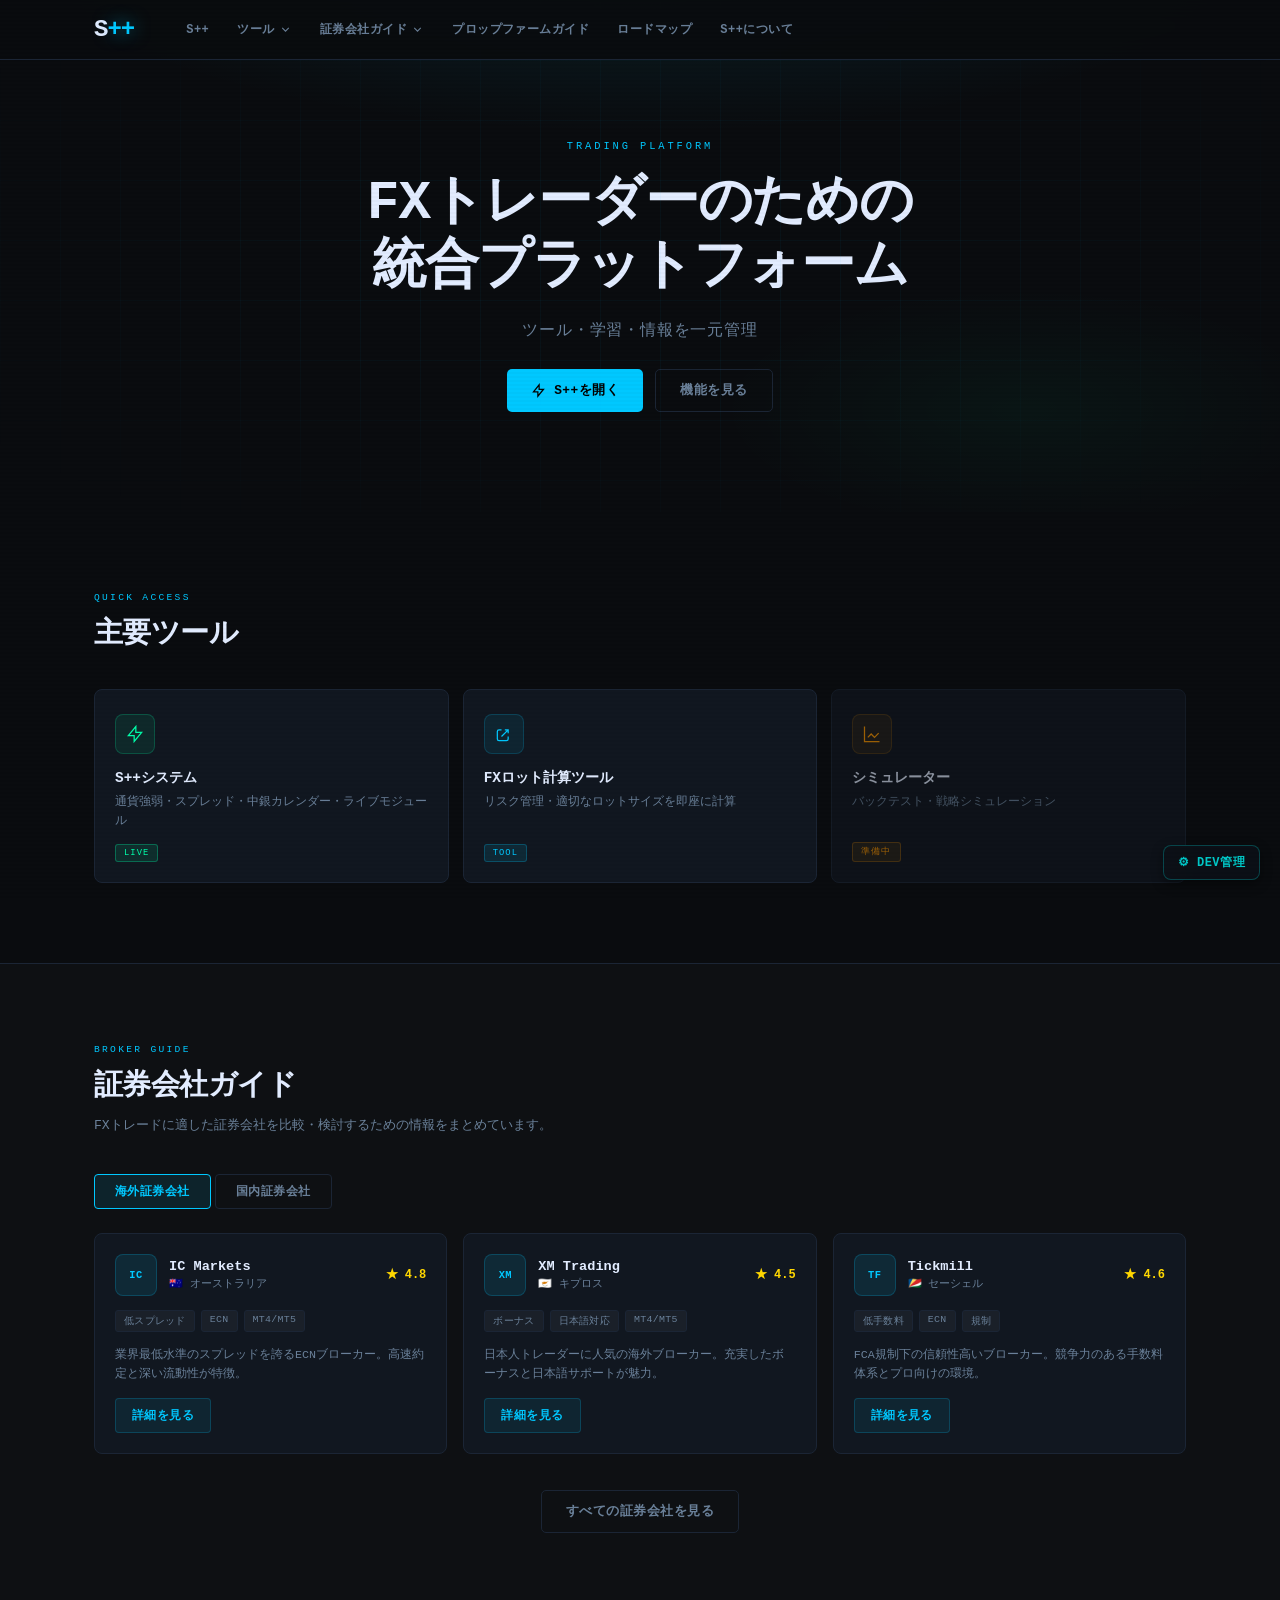
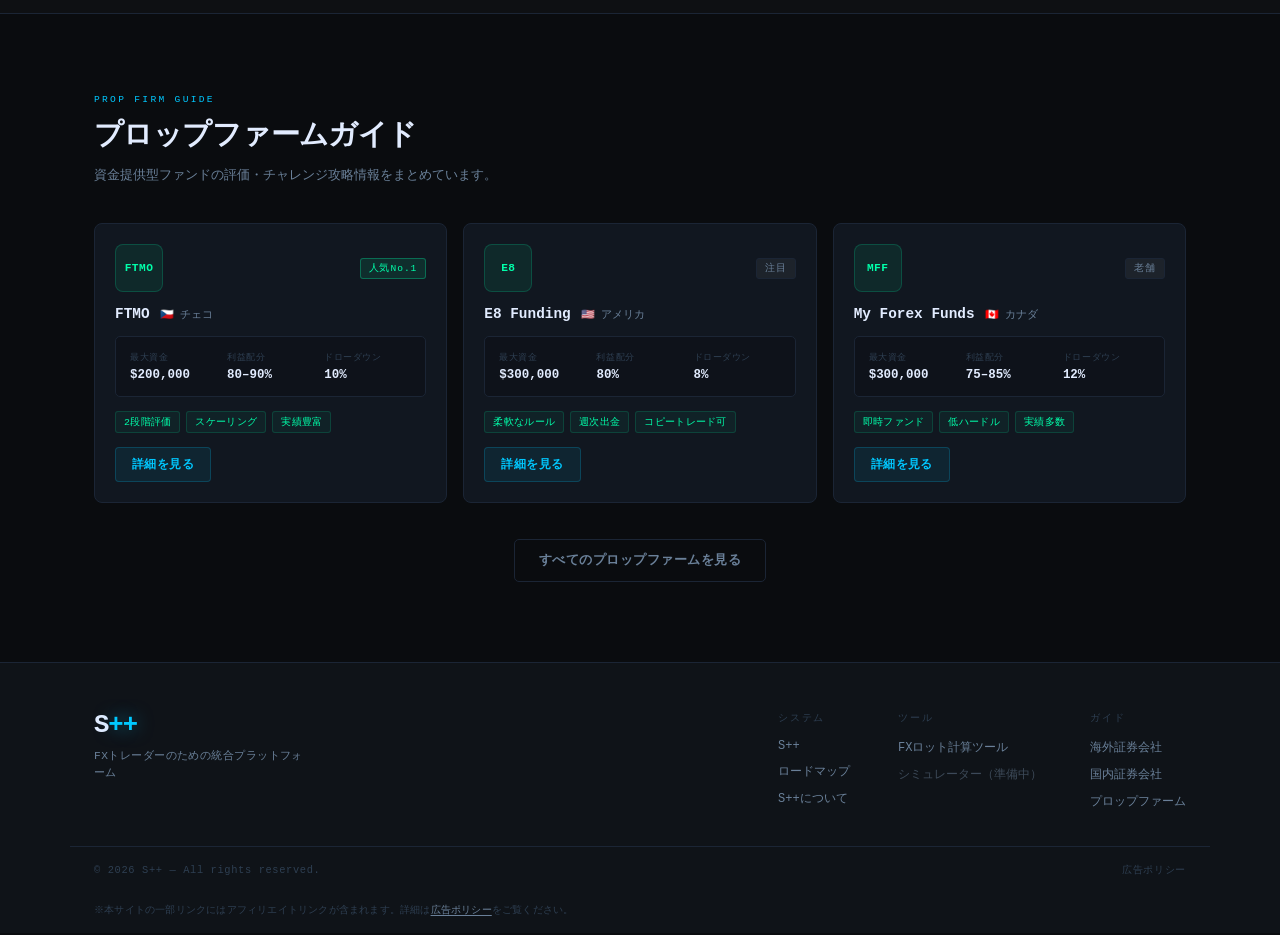
<file: index.html>
<!DOCTYPE html>
<html lang="ja">
<head>
  <meta charset="UTF-8">
  <meta name="viewport" content="width=device-width, initial-scale=1.0">
  <title>S++ | FXトレーダーのための統合プラットフォーム</title>
  <link rel="stylesheet" href="top.css">
</head>
<body>

<!-- ── Navigation ── -->
<nav class="nav">
  <div class="nav-inner">
    <a href="index.html" class="nav-logo">
      S<span class="nav-logo-accent">++</span>
    </a>
    <ul class="nav-links">
      <li><a href="s-plus-plus.html" class="nav-link">S++</a></li>

      <li class="nav-dropdown">
        <span class="nav-link nav-link--drop">ツール <svg viewBox="0 0 24 24" fill="none" stroke="currentColor" stroke-width="2"><path d="M6 9l6 6 6-6"/></svg></span>
        <ul class="dropdown-menu">
          <li><a href="https://fx-lot-calculator-xi.vercel.app" target="_blank" class="dropdown-item">
            <span class="dropdown-icon">⚡</span>FXロット計算ツール
            <span class="dropdown-ext">↗</span>
          </a></li>
          <li><a href="simulator.html" class="dropdown-item dropdown-item--wip">
            <span class="dropdown-icon">📊</span>シミュレーター
            <span class="dropdown-badge">準備中</span>
          </a></li>
        </ul>
      </li>

      <li class="nav-dropdown">
        <span class="nav-link nav-link--drop">証券会社ガイド <svg viewBox="0 0 24 24" fill="none" stroke="currentColor" stroke-width="2"><path d="M6 9l6 6 6-6"/></svg></span>
        <ul class="dropdown-menu">
          <li><a href="brokers-overseas.html" class="dropdown-item">
            <span class="dropdown-icon">🌍</span>海外証券会社
          </a></li>
          <li><a href="brokers-domestic.html" class="dropdown-item">
            <span class="dropdown-icon">🗾</span>国内証券会社
          </a></li>
        </ul>
      </li>

      <li><a href="prop-firms.html" class="nav-link">プロップファームガイド</a></li>
      <li><a href="roadmap.html" class="nav-link">ロードマップ</a></li>
      <li><a href="about.html" class="nav-link">S++について</a></li>
    </ul>
    <button class="nav-hamburger" id="hamburger" aria-label="メニュー">
      <span></span><span></span><span></span>
    </button>
  </div>
</nav>

<!-- ── Mobile Menu ── -->
<div class="mobile-menu" id="mobile-menu">
  <a href="s-plus-plus.html" class="mobile-link">S++</a>
  <div class="mobile-group-label">ツール</div>
  <a href="https://fx-lot-calculator-xi.vercel.app" target="_blank" class="mobile-link mobile-link--sub">FXロット計算ツール ↗</a>
  <a href="simulator.html" class="mobile-link mobile-link--sub mobile-link--wip">シミュレーター（準備中）</a>
  <div class="mobile-group-label">証券会社ガイド</div>
  <a href="brokers-overseas.html" class="mobile-link mobile-link--sub">海外証券会社</a>
  <a href="brokers-domestic.html" class="mobile-link mobile-link--sub">国内証券会社</a>
  <a href="prop-firms.html" class="mobile-link">プロップファームガイド</a>
  <a href="roadmap.html" class="mobile-link">ロードマップ</a>
  <a href="about.html" class="mobile-link">S++について</a>
</div>

<!-- ── Hero ── -->
<section class="hero">
  <div class="hero-bg"></div>
  <div class="hero-inner">
    <div class="hero-eyebrow">TRADING PLATFORM</div>
    <h1 class="hero-title">FXトレーダーのための<br>統合プラットフォーム</h1>
    <p class="hero-sub">ツール・学習・情報を一元管理</p>
    <div class="hero-actions">
      <a href="s-plus-plus.html" class="btn btn--primary">
        <svg viewBox="0 0 24 24" fill="none" stroke="currentColor" stroke-width="2"><path d="M13 10V3L4 14h7v7l9-11h-7z"/></svg>
        S++を開く
      </a>
      <a href="#quick-access" class="btn btn--ghost">機能を見る</a>
    </div>
  </div>
  <div class="hero-grid-overlay"></div>
</section>

<!-- ── Quick Access ── -->
<section class="section" id="quick-access">
  <div class="section-inner">
    <div class="section-header">
      <div class="section-label">QUICK ACCESS</div>
      <h2 class="section-title">主要ツール</h2>
    </div>
    <div class="qa-grid">

      <a href="s-plus-plus.html" class="qa-card qa-card--primary">
        <div class="qa-card-accent"></div>
        <div class="qa-icon">
          <svg viewBox="0 0 24 24" fill="none" stroke="currentColor" stroke-width="1.5">
            <path d="M13 10V3L4 14h7v7l9-11h-7z"/>
          </svg>
        </div>
        <div class="qa-info">
          <span class="qa-title">S++システム</span>
          <span class="qa-desc">通貨強弱・スプレッド・中銀カレンダー・ライブモジュール</span>
        </div>
        <span class="qa-badge qa-badge--live">LIVE</span>
      </a>

      <a href="https://fx-lot-calculator-xi.vercel.app" target="_blank" class="qa-card">
        <div class="qa-card-accent"></div>
        <div class="qa-icon">
          <svg viewBox="0 0 24 24" fill="none" stroke="currentColor" stroke-width="1.5">
            <path d="M9 7H6a2 2 0 00-2 2v9a2 2 0 002 2h9a2 2 0 002-2v-3"/>
            <path d="M9 15l8-8M13 7h4v4"/>
          </svg>
        </div>
        <div class="qa-info">
          <span class="qa-title">FXロット計算ツール</span>
          <span class="qa-desc">リスク管理・適切なロットサイズを即座に計算</span>
        </div>
        <span class="qa-badge">TOOL</span>
      </a>

      <div class="qa-card qa-card--wip">
        <div class="qa-card-accent"></div>
        <div class="qa-icon">
          <svg viewBox="0 0 24 24" fill="none" stroke="currentColor" stroke-width="1.5">
            <path d="M3 3v18h18"/>
            <path d="M7 16l4-4 4 4 5-5"/>
          </svg>
        </div>
        <div class="qa-info">
          <span class="qa-title">シミュレーター</span>
          <span class="qa-desc">バックテスト・戦略シミュレーション</span>
        </div>
        <span class="qa-badge qa-badge--wip">準備中</span>
      </div>

    </div>
  </div>
</section>

<!-- ── Broker Guide ── -->
<section class="section section--alt">
  <div class="section-inner">
    <div class="section-header">
      <div class="section-label">BROKER GUIDE</div>
      <h2 class="section-title">証券会社ガイド</h2>
      <p class="section-desc">FXトレードに適した証券会社を比較・検討するための情報をまとめています。</p>
    </div>
    <div class="broker-tabs">
      <button class="broker-tab broker-tab--active" data-tab="overseas">海外証券会社</button>
      <button class="broker-tab" data-tab="domestic">国内証券会社</button>
    </div>
    <div class="broker-grid" id="broker-overseas">

      <div class="broker-card">
        <div class="broker-card-header">
          <div class="broker-logo-placeholder">IC</div>
          <div class="broker-meta">
            <span class="broker-name">IC Markets</span>
            <span class="broker-country">🇦🇺 オーストラリア</span>
          </div>
          <span class="broker-rating">★ 4.8</span>
        </div>
        <div class="broker-tags">
          <span class="broker-tag">低スプレッド</span>
          <span class="broker-tag">ECN</span>
          <span class="broker-tag">MT4/MT5</span>
        </div>
        <p class="broker-desc">業界最低水準のスプレッドを誇るECNブローカー。高速約定と深い流動性が特徴。</p>
        <a href="brokers-overseas.html" class="broker-btn">詳細を見る</a>
      </div>

      <div class="broker-card">
        <div class="broker-card-header">
          <div class="broker-logo-placeholder">XM</div>
          <div class="broker-meta">
            <span class="broker-name">XM Trading</span>
            <span class="broker-country">🇨🇾 キプロス</span>
          </div>
          <span class="broker-rating">★ 4.5</span>
        </div>
        <div class="broker-tags">
          <span class="broker-tag">ボーナス</span>
          <span class="broker-tag">日本語対応</span>
          <span class="broker-tag">MT4/MT5</span>
        </div>
        <p class="broker-desc">日本人トレーダーに人気の海外ブローカー。充実したボーナスと日本語サポートが魅力。</p>
        <a href="brokers/xm-trading/" class="broker-btn">詳細を見る</a>
      </div>

      <div class="broker-card">
        <div class="broker-card-header">
          <div class="broker-logo-placeholder">TF</div>
          <div class="broker-meta">
            <span class="broker-name">Tickmill</span>
            <span class="broker-country">🇸🇨 セーシェル</span>
          </div>
          <span class="broker-rating">★ 4.6</span>
        </div>
        <div class="broker-tags">
          <span class="broker-tag">低手数料</span>
          <span class="broker-tag">ECN</span>
          <span class="broker-tag">規制</span>
        </div>
        <p class="broker-desc">FCA規制下の信頼性高いブローカー。競争力のある手数料体系とプロ向けの環境。</p>
        <a href="brokers-overseas.html" class="broker-btn">詳細を見る</a>
      </div>

    </div>
    <div class="broker-grid broker-grid--hidden" id="broker-domestic">

      <div class="broker-card">
        <div class="broker-card-header">
          <div class="broker-logo-placeholder">GM</div>
          <div class="broker-meta">
            <span class="broker-name">GMOクリック証券</span>
            <span class="broker-country">🗾 日本</span>
          </div>
          <span class="broker-rating">★ 4.4</span>
        </div>
        <div class="broker-tags">
          <span class="broker-tag">低スプレッド</span>
          <span class="broker-tag">国内規制</span>
          <span class="broker-tag">スマホ対応</span>
        </div>
        <p class="broker-desc">国内最安水準のスプレッドと充実のツール群。初心者から上級者まで対応する総合力。</p>
        <a href="brokers-domestic.html" class="broker-btn">詳細を見る</a>
      </div>

      <div class="broker-card">
        <div class="broker-card-header">
          <div class="broker-logo-placeholder">DM</div>
          <div class="broker-meta">
            <span class="broker-name">DMM FX</span>
            <span class="broker-country">🗾 日本</span>
          </div>
          <span class="broker-rating">★ 4.3</span>
        </div>
        <div class="broker-tags">
          <span class="broker-tag">業界最狭水準</span>
          <span class="broker-tag">全通貨一定SP</span>
          <span class="broker-tag">取引量No.1</span>
        </div>
        <p class="broker-desc">全通貨ペア一定スプレッドが特徴。シンプルで使いやすいプラットフォーム。</p>
        <a href="brokers-domestic.html" class="broker-btn">詳細を見る</a>
      </div>

      <div class="broker-card">
        <div class="broker-card-header">
          <div class="broker-logo-placeholder">SB</div>
          <div class="broker-meta">
            <span class="broker-name">SBI FXトレード</span>
            <span class="broker-country">🗾 日本</span>
          </div>
          <span class="broker-rating">★ 4.2</span>
        </div>
        <div class="broker-tags">
          <span class="broker-tag">1通貨取引</span>
          <span class="broker-tag">高金利スワップ</span>
          <span class="broker-tag">SBI系列</span>
        </div>
        <p class="broker-desc">1通貨単位から取引可能で少額投資に最適。スワップポイントの高さも魅力。</p>
        <a href="brokers-domestic.html" class="broker-btn">詳細を見る</a>
      </div>

    </div>
    <div class="section-more">
      <a href="brokers-overseas.html" class="btn btn--ghost" id="broker-more-link">すべての証券会社を見る</a>
    </div>
  </div>
</section>

<!-- ── Prop Firm Guide ── -->
<section class="section">
  <div class="section-inner">
    <div class="section-header">
      <div class="section-label">PROP FIRM GUIDE</div>
      <h2 class="section-title">プロップファームガイド</h2>
      <p class="section-desc">資金提供型ファンドの評価・チャレンジ攻略情報をまとめています。</p>
    </div>
    <div class="prop-grid">

      <div class="prop-card">
        <div class="prop-card-top">
          <div class="prop-logo-placeholder">FTMO</div>
          <div class="prop-status prop-status--active">人気No.1</div>
        </div>
        <div class="prop-info">
          <span class="prop-name">FTMO</span>
          <span class="prop-origin">🇨🇿 チェコ</span>
        </div>
        <div class="prop-stats">
          <div class="prop-stat">
            <span class="prop-stat-label">最大資金</span>
            <span class="prop-stat-val">$200,000</span>
          </div>
          <div class="prop-stat">
            <span class="prop-stat-label">利益配分</span>
            <span class="prop-stat-val">80–90%</span>
          </div>
          <div class="prop-stat">
            <span class="prop-stat-label">ドローダウン</span>
            <span class="prop-stat-val">10%</span>
          </div>
        </div>
        <div class="prop-tags">
          <span class="prop-tag">2段階評価</span>
          <span class="prop-tag">スケーリング</span>
          <span class="prop-tag">実績豊富</span>
        </div>
        <a href="prop-firms.html" class="broker-btn">詳細を見る</a>
      </div>

      <div class="prop-card">
        <div class="prop-card-top">
          <div class="prop-logo-placeholder">E8</div>
          <div class="prop-status">注目</div>
        </div>
        <div class="prop-info">
          <span class="prop-name">E8 Funding</span>
          <span class="prop-origin">🇺🇸 アメリカ</span>
        </div>
        <div class="prop-stats">
          <div class="prop-stat">
            <span class="prop-stat-label">最大資金</span>
            <span class="prop-stat-val">$300,000</span>
          </div>
          <div class="prop-stat">
            <span class="prop-stat-label">利益配分</span>
            <span class="prop-stat-val">80%</span>
          </div>
          <div class="prop-stat">
            <span class="prop-stat-label">ドローダウン</span>
            <span class="prop-stat-val">8%</span>
          </div>
        </div>
        <div class="prop-tags">
          <span class="prop-tag">柔軟なルール</span>
          <span class="prop-tag">週次出金</span>
          <span class="prop-tag">コピートレード可</span>
        </div>
        <a href="prop-firms.html" class="broker-btn">詳細を見る</a>
      </div>

      <div class="prop-card">
        <div class="prop-card-top">
          <div class="prop-logo-placeholder">MFF</div>
          <div class="prop-status">老舗</div>
        </div>
        <div class="prop-info">
          <span class="prop-name">My Forex Funds</span>
          <span class="prop-origin">🇨🇦 カナダ</span>
        </div>
        <div class="prop-stats">
          <div class="prop-stat">
            <span class="prop-stat-label">最大資金</span>
            <span class="prop-stat-val">$300,000</span>
          </div>
          <div class="prop-stat">
            <span class="prop-stat-label">利益配分</span>
            <span class="prop-stat-val">75–85%</span>
          </div>
          <div class="prop-stat">
            <span class="prop-stat-label">ドローダウン</span>
            <span class="prop-stat-val">12%</span>
          </div>
        </div>
        <div class="prop-tags">
          <span class="prop-tag">即時ファンド</span>
          <span class="prop-tag">低ハードル</span>
          <span class="prop-tag">実績多数</span>
        </div>
        <a href="prop-firms.html" class="broker-btn">詳細を見る</a>
      </div>

    </div>
    <div class="section-more">
      <a href="prop-firms.html" class="btn btn--ghost">すべてのプロップファームを見る</a>
    </div>
  </div>
</section>

<!-- ── Footer ── -->
<footer class="footer">
  <div class="footer-inner">
    <div class="footer-brand">
      <span class="footer-logo">S<span class="footer-logo-accent">++</span></span>
      <span class="footer-tagline">FXトレーダーのための統合プラットフォーム</span>
    </div>
    <div class="footer-links">
      <div class="footer-col">
        <span class="footer-col-title">システム</span>
        <a href="s-plus-plus.html" class="footer-link">S++</a>
        <a href="roadmap.html" class="footer-link">ロードマップ</a>
        <a href="about.html" class="footer-link">S++について</a>
      </div>
      <div class="footer-col">
        <span class="footer-col-title">ツール</span>
        <a href="https://fx-lot-calculator-xi.vercel.app" target="_blank" class="footer-link">FXロット計算ツール</a>
        <a href="simulator.html" class="footer-link footer-link--wip">シミュレーター（準備中）</a>
      </div>
      <div class="footer-col">
        <span class="footer-col-title">ガイド</span>
        <a href="brokers-overseas.html" class="footer-link">海外証券会社</a>
        <a href="brokers-domestic.html" class="footer-link">国内証券会社</a>
        <a href="prop-firms.html" class="footer-link">プロップファーム</a>
      </div>
    </div>
  </div>
  <div class="footer-bottom">
    <span>© 2026 S++ — All rights reserved.</span>
    <a href="privacy.html" class="footer-link" style="font-size:.65rem;color:var(--text-3);">広告ポリシー</a>
  </div>
  <div class="footer-affiliate">
    ※本サイトの一部リンクにはアフィリエイトリンクが含まれます。詳細は<a href="privacy.html" class="footer-affiliate-link">広告ポリシー</a>をご覧ください。
  </div>
</footer>

<script src="top.js"></script>
  <!-- ===== DEV ONLY: 開発環境導線 ===== -->
<div id="dev-nav-link" style="position:fixed;bottom:20px;right:20px;z-index:9999;">
  <a href="/dev-dashboard/" style="display:inline-flex;align-items:center;gap:6px;background:rgba(13,17,23,0.92);color:#00c8c8;border:1px solid rgba(0,200,200,0.3);border-radius:8px;padding:8px 14px;font-size:12px;font-weight:700;text-decoration:none;backdrop-filter:blur(8px);letter-spacing:0.04em;font-family:'SF Mono',monospace;box-shadow:0 4px 12px rgba(0,0,0,0.4);">⚙ DEV管理</a>
</div>
<!-- ===== /DEV ONLY ===== -->
</body>
</html>
</file>
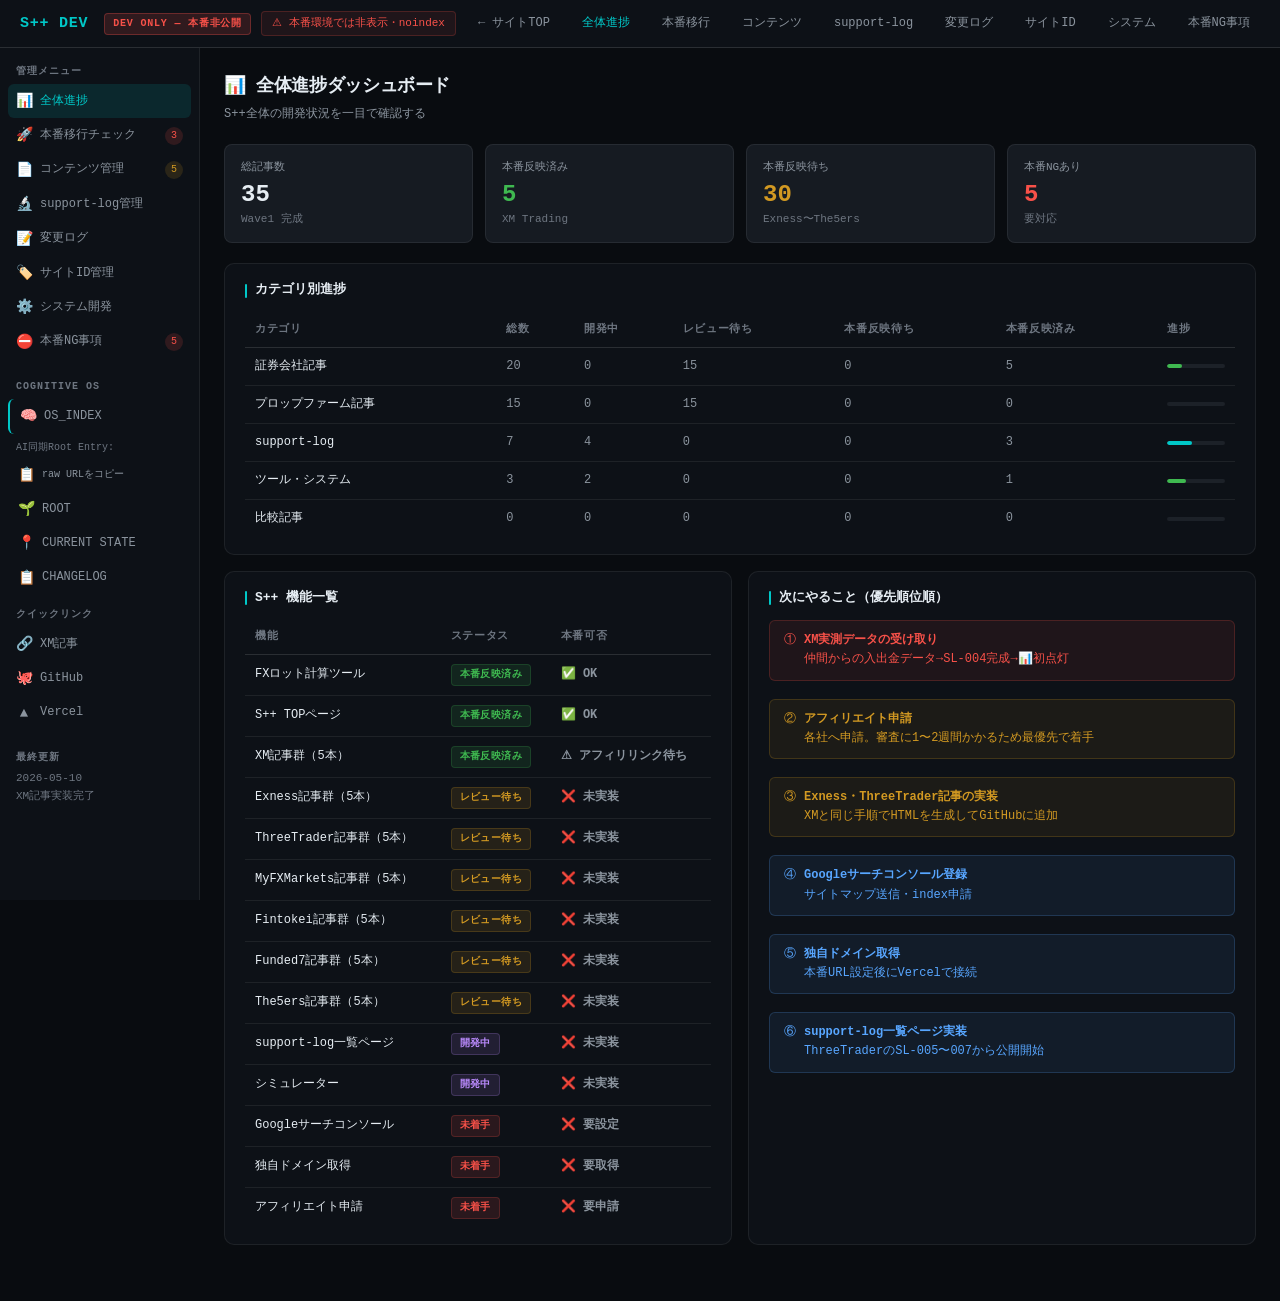
<file: dev-dashboard/index.html>
<!DOCTYPE html>
<html lang="ja">
<head>
  <meta charset="UTF-8">
  <meta name="viewport" content="width=device-width, initial-scale=1.0">
  <meta name="robots" content="noindex, nofollow">
  <title>S++ Dev Dashboard｜開発管理</title>
  <!-- DEV ONLY: 本番環境では除外またはnoindex -->
  <style>
    :root {
      --bg: #090c10;
      --surface: #0d1117;
      --surface2: #161b22;
      --surface3: #1c2128;
      --border: rgba(255,255,255,0.07);
      --border2: rgba(255,255,255,0.12);
      --text: #e6edf3;
      --text2: #8b949e;
      --text3: #6e7681;
      --accent: #00c8c8;
      --accent2: rgba(0,200,200,0.12);
      --blue: #58a6ff;
      --green: #3fb950;
      --yellow: #d29922;
      --orange: #f0883e;
      --red: #f85149;
      --purple: #bc8cff;
      --ok: #3fb950;
      --ng: #f85149;
      --warn: #d29922;
      --info: #58a6ff;
    }
    * { box-sizing: border-box; margin: 0; padding: 0; }
    body {
      background: var(--bg);
      color: var(--text);
      font-family: 'SF Mono', 'Fira Code', 'Cascadia Code', monospace;
      font-size: 13px;
      line-height: 1.6;
      min-height: 100vh;
    }

    /* ===== TOP BAR ===== */
    .topbar {
      background: var(--surface);
      border-bottom: 1px solid var(--border2);
      padding: 0 20px;
      height: 48px;
      display: flex;
      align-items: center;
      justify-content: space-between;
      position: sticky;
      top: 0;
      z-index: 200;
    }
    .topbar-left {
      display: flex;
      align-items: center;
      gap: 16px;
    }
    .topbar-logo {
      font-size: 15px;
      font-weight: 700;
      color: var(--accent);
      letter-spacing: 0.05em;
    }
    .topbar-badge {
      font-size: 10px;
      background: rgba(248,81,73,0.15);
      color: var(--red);
      border: 1px solid rgba(248,81,73,0.3);
      border-radius: 4px;
      padding: 2px 8px;
      letter-spacing: 0.08em;
      font-weight: 700;
    }
    .topbar-right {
      display: flex;
      align-items: center;
      gap: 12px;
      font-size: 12px;
      color: var(--text2);
    }
    .topbar-right a {
      color: var(--text2);
      text-decoration: none;
      padding: 4px 10px;
      border-radius: 4px;
      transition: background 0.15s;
    }
    .topbar-right a:hover { background: var(--surface2); color: var(--text); }
    .topbar-right a.active { color: var(--accent); }
    .production-warning {
      font-size: 11px;
      background: rgba(248,81,73,0.08);
      color: var(--red);
      border: 1px solid rgba(248,81,73,0.2);
      border-radius: 4px;
      padding: 3px 10px;
    }

    /* ===== LAYOUT ===== */
    .layout {
      display: grid;
      grid-template-columns: 200px 1fr;
      min-height: calc(100vh - 48px);
    }

    /* ===== SIDEBAR ===== */
    .sidebar {
      background: var(--surface);
      border-right: 1px solid var(--border);
      padding: 16px 0;
      position: sticky;
      top: 48px;
      height: calc(100vh - 48px);
      overflow-y: auto;
    }
    .sidebar-section {
      padding: 0 8px;
      margin-bottom: 20px;
    }
    .sidebar-label {
      font-size: 10px;
      font-weight: 700;
      color: var(--text3);
      letter-spacing: 0.1em;
      text-transform: uppercase;
      padding: 0 8px;
      margin-bottom: 4px;
    }
    .sidebar-item {
      display: flex;
      align-items: center;
      gap: 8px;
      padding: 6px 8px;
      border-radius: 6px;
      cursor: pointer;
      color: var(--text2);
      transition: all 0.15s;
      font-size: 12px;
    }
    .sidebar-item:hover { background: var(--surface2); color: var(--text); }
    .sidebar-item.active { background: var(--accent2); color: var(--accent); }
    .sidebar-item .icon { font-size: 14px; width: 16px; text-align: center; }
    .sidebar-count {
      margin-left: auto;
      font-size: 10px;
      background: var(--surface3);
      color: var(--text3);
      border-radius: 10px;
      padding: 1px 6px;
    }
    .sidebar-count.warn { background: rgba(210,153,34,0.15); color: var(--yellow); }
    .sidebar-count.err { background: rgba(248,81,73,0.15); color: var(--red); }

    /* ===== MAIN ===== */
    .main {
      padding: 24px;
      overflow-y: auto;
    }
    .page { display: none; }
    .page.active { display: block; }

    .page-title {
      font-size: 18px;
      font-weight: 700;
      color: var(--text);
      margin-bottom: 4px;
      letter-spacing: -0.02em;
    }
    .page-sub {
      font-size: 12px;
      color: var(--text2);
      margin-bottom: 20px;
    }

    /* ===== CARDS ===== */
    .card {
      background: var(--surface);
      border: 1px solid var(--border);
      border-radius: 10px;
      padding: 16px 20px;
      margin-bottom: 16px;
    }
    .card-title {
      font-size: 13px;
      font-weight: 700;
      color: var(--text);
      margin-bottom: 12px;
      display: flex;
      align-items: center;
      gap: 8px;
    }
    .card-title::before {
      content: "";
      display: inline-block;
      width: 2px;
      height: 14px;
      background: var(--accent);
      border-radius: 2px;
    }

    /* ===== GRID ===== */
    .grid-2 { display: grid; grid-template-columns: 1fr 1fr; gap: 16px; margin-bottom: 16px; }
    .grid-3 { display: grid; grid-template-columns: repeat(3, 1fr); gap: 16px; margin-bottom: 16px; }
    @media (max-width: 900px) { .grid-2, .grid-3 { grid-template-columns: 1fr; } }

    /* ===== STAT CARDS ===== */
    .stat-grid {
      display: grid;
      grid-template-columns: repeat(4, 1fr);
      gap: 12px;
      margin-bottom: 20px;
    }
    .stat-card {
      background: var(--surface2);
      border: 1px solid var(--border);
      border-radius: 8px;
      padding: 14px 16px;
    }
    .stat-label { font-size: 11px; color: var(--text2); margin-bottom: 6px; }
    .stat-value { font-size: 24px; font-weight: 700; color: var(--text); line-height: 1; }
    .stat-value.ok { color: var(--green); }
    .stat-value.warn { color: var(--yellow); }
    .stat-value.err { color: var(--red); }
    .stat-sub { font-size: 11px; color: var(--text3); margin-top: 4px; }

    /* ===== TABLE ===== */
    .tbl { width: 100%; border-collapse: collapse; }
    .tbl th {
      text-align: left;
      padding: 8px 10px;
      font-size: 11px;
      font-weight: 700;
      color: var(--text3);
      letter-spacing: 0.06em;
      text-transform: uppercase;
      border-bottom: 1px solid var(--border2);
    }
    .tbl td {
      padding: 9px 10px;
      border-bottom: 1px solid var(--border);
      font-size: 12px;
      color: var(--text2);
      vertical-align: middle;
    }
    .tbl td:first-child { color: var(--text); }
    .tbl tr:last-child td { border-bottom: none; }
    .tbl tr:hover td { background: var(--surface2); }

    /* ===== BADGES ===== */
    .badge {
      display: inline-block;
      font-size: 10px;
      font-weight: 700;
      padding: 2px 8px;
      border-radius: 4px;
      letter-spacing: 0.04em;
      white-space: nowrap;
    }
    .badge-ok { background: rgba(63,185,80,0.12); color: var(--green); border: 1px solid rgba(63,185,80,0.2); }
    .badge-ng { background: rgba(248,81,73,0.12); color: var(--red); border: 1px solid rgba(248,81,73,0.2); }
    .badge-warn { background: rgba(210,153,34,0.12); color: var(--yellow); border: 1px solid rgba(210,153,34,0.2); }
    .badge-info { background: rgba(88,166,255,0.12); color: var(--blue); border: 1px solid rgba(88,166,255,0.2); }
    .badge-dev { background: rgba(188,140,255,0.12); color: var(--purple); border: 1px solid rgba(188,140,255,0.2); }
    .badge-measured { background: rgba(0,200,200,0.12); color: var(--accent); border: 1px solid rgba(0,200,200,0.2); }

    /* ===== CHECKLIST ===== */
    .checklist { list-style: none; }
    .checklist li {
      display: flex;
      align-items: center;
      justify-content: space-between;
      padding: 8px 0;
      border-bottom: 1px solid var(--border);
      font-size: 12px;
    }
    .checklist li:last-child { border-bottom: none; }
    .checklist-label { display: flex; align-items: center; gap: 8px; color: var(--text2); }
    .check-icon { font-size: 14px; width: 16px; }

    /* ===== PROGRESS BAR ===== */
    .progress-wrap { margin-bottom: 10px; }
    .progress-label { display: flex; justify-content: space-between; font-size: 11px; color: var(--text2); margin-bottom: 4px; }
    .progress-bar { height: 4px; background: var(--surface3); border-radius: 2px; overflow: hidden; }
    .progress-fill { height: 100%; border-radius: 2px; transition: width 0.5s ease; }
    .progress-fill.ok { background: var(--green); }
    .progress-fill.warn { background: var(--yellow); }
    .progress-fill.err { background: var(--red); }
    .progress-fill.accent { background: var(--accent); }

    /* ===== ALERT ===== */
    .alert {
      padding: 10px 14px;
      border-radius: 6px;
      font-size: 12px;
      margin-bottom: 10px;
      display: flex;
      align-items: flex-start;
      gap: 8px;
    }
    .alert-err { background: rgba(248,81,73,0.08); border: 1px solid rgba(248,81,73,0.2); color: var(--red); }
    .alert-warn { background: rgba(210,153,34,0.08); border: 1px solid rgba(210,153,34,0.2); color: var(--yellow); }
    .alert-ok { background: rgba(63,185,80,0.08); border: 1px solid rgba(63,185,80,0.2); color: var(--green); }
    .alert-info { background: rgba(88,166,255,0.08); border: 1px solid rgba(88,166,255,0.2); color: var(--blue); }

    /* ===== PRODUCTION READY ===== */
    .prod-yes { color: var(--green); font-weight: 700; }
    .prod-no { color: var(--red); font-weight: 700; }
    .prod-pending { color: var(--yellow); font-weight: 700; }

    /* ===== CHANGELOG ===== */
    .changelog-item {
      border-left: 2px solid var(--border2);
      padding: 0 0 20px 16px;
      margin-left: 8px;
      position: relative;
    }
    .changelog-item::before {
      content: "";
      position: absolute;
      left: -5px;
      top: 4px;
      width: 8px;
      height: 8px;
      background: var(--accent);
      border-radius: 50%;
      border: 2px solid var(--bg);
    }
    .changelog-date { font-size: 11px; color: var(--text3); margin-bottom: 4px; }
    .changelog-title { font-size: 13px; color: var(--text); font-weight: 600; margin-bottom: 4px; }
    .changelog-desc { font-size: 12px; color: var(--text2); line-height: 1.6; }
    .changelog-tags { display: flex; flex-wrap: wrap; gap: 4px; margin-top: 6px; }

    /* ===== PROD NOTES ===== */
    .prod-note {
      background: rgba(248,81,73,0.05);
      border: 1px solid rgba(248,81,73,0.15);
      border-radius: 8px;
      padding: 14px 16px;
      margin-bottom: 10px;
    }
    .prod-note-title { font-size: 12px; font-weight: 700; color: var(--red); margin-bottom: 6px; }
    .prod-note-body { font-size: 12px; color: var(--text2); line-height: 1.7; }
    .prod-note-body code {
      background: var(--surface3);
      color: var(--accent);
      padding: 1px 5px;
      border-radius: 3px;
      font-family: inherit;
    }
  </style>
</head>
<body>

<!-- TOP BAR -->
<div class="topbar">
  <div class="topbar-left">
    <span class="topbar-logo">S++ DEV</span>
    <span class="topbar-badge">DEV ONLY — 本番非公開</span>
  </div>
  <div class="topbar-right">
    <span class="production-warning">⚠ 本番環境では非表示・noindex</span>
    <a href="/index.html">← サイトTOP</a>
    <a href="#" onclick="showPage('overview'); return false;" class="active" id="nav-overview">全体進捗</a>
    <a href="#" onclick="showPage('release'); return false;" id="nav-release">本番移行</a>
    <a href="#" onclick="showPage('content'); return false;" id="nav-content">コンテンツ</a>
    <a href="#" onclick="showPage('supportlog'); return false;" id="nav-supportlog">support-log</a>
    <a href="#" onclick="showPage('changelog'); return false;" id="nav-changelog">変更ログ</a>
    <a href="#" onclick="showPage('siteidentity'); return false;" id="nav-siteidentity">サイトID</a>
    <a href="#" onclick="showPage('system'); return false;" id="nav-system">システム</a>
    <a href="#" onclick="showPage('prodnotes'); return false;" id="nav-prodnotes">本番NG事項</a>
  </div>
</div>

<div class="layout">

  <!-- SIDEBAR -->
  <div class="sidebar">
    <div class="sidebar-section">
      <div class="sidebar-label">管理メニュー</div>
      <div class="sidebar-item active" onclick="showPage('overview')" id="sb-overview">
        <span class="icon">📊</span> 全体進捗
      </div>
      <div class="sidebar-item" onclick="showPage('release')" id="sb-release">
        <span class="icon">🚀</span> 本番移行チェック
        <span class="sidebar-count err">3</span>
      </div>
      <div class="sidebar-item" onclick="showPage('content')" id="sb-content">
        <span class="icon">📄</span> コンテンツ管理
        <span class="sidebar-count warn">5</span>
      </div>
      <div class="sidebar-item" onclick="showPage('supportlog')" id="sb-supportlog">
        <span class="icon">🔬</span> support-log管理
      </div>
      <div class="sidebar-item" onclick="showPage('changelog')" id="sb-changelog">
        <span class="icon">📝</span> 変更ログ
      </div>
      <div class="sidebar-item" onclick="showPage('siteidentity')" id="sb-siteidentity">
        <span class="icon">🏷️</span> サイトID管理
      </div>
      <div class="sidebar-item" onclick="showPage('system')" id="sb-system">
        <span class="icon">⚙️</span> システム開発
      </div>
      <div class="sidebar-item" onclick="showPage('prodnotes')" id="sb-prodnotes">
        <span class="icon">⛔</span> 本番NG事項
        <span class="sidebar-count err">5</span>
      </div>
    </div>

    <div class="sidebar-section">
      <div class="sidebar-label">Cognitive OS</div>
      <div class="sidebar-item" onclick="window.open('https://github.com/napepalrecords-cyber/s-plus-plus/tree/main/dev-dashboard/os')" style="border-left: 2px solid var(--accent); padding-left: 10px;">
        <span class="icon">🧠</span> OS_INDEX
      </div>
      <div style="padding: 6px 8px 2px; font-size: 10px; color: var(--text3);">AI同期Root Entry:</div>
      <div class="sidebar-item" onclick="navigator.clipboard.writeText('https://raw.githubusercontent.com/napepalrecords-cyber/s-plus-plus/main/dev-dashboard/os/OS_INDEX.md')" style="padding-left: 10px; font-size: 10px;">
        <span class="icon">📋</span> raw URLをコピー
      </div>
      <div class="sidebar-item" onclick="window.open('https://github.com/napepalrecords-cyber/s-plus-plus/blob/main/dev-dashboard/os/ROOT.md')" style="padding-left: 10px;">
        <span class="icon">🌱</span> ROOT
      </div>
      <div class="sidebar-item" onclick="window.open('https://github.com/napepalrecords-cyber/s-plus-plus/blob/main/dev-dashboard/os/CURRENT_STATE.md')" style="padding-left: 10px;">
        <span class="icon">📍</span> CURRENT STATE
      </div>
      <div class="sidebar-item" onclick="window.open('https://github.com/napepalrecords-cyber/s-plus-plus/blob/main/dev-dashboard/os/CHANGELOG.md')" style="padding-left: 10px;">
        <span class="icon">📋</span> CHANGELOG
      </div>

      <div class="sidebar-label" style="margin-top:12px;">クイックリンク</div>
      <div class="sidebar-item" onclick="window.open('/brokers/xm-trading/')">
        <span class="icon">🔗</span> XM記事
      </div>
      <div class="sidebar-item" onclick="window.open('https://github.com/napepalrecords-cyber/s-plus-plus')">
        <span class="icon">🐙</span> GitHub
      </div>
      <div class="sidebar-item" onclick="window.open('https://vercel.com')">
        <span class="icon">▲</span> Vercel
      </div>
    </div>

    <div class="sidebar-section">
      <div class="sidebar-label">最終更新</div>
      <div style="padding: 0 8px; font-size: 11px; color: var(--text3);">
        2026-05-10<br>
        XM記事実装完了
      </div>
    </div>
  </div>

  <!-- MAIN -->
  <div class="main">

    <!-- ===== PAGE: 全体進捗 ===== -->
    <div class="page active" id="page-overview">
      <div class="page-title">📊 全体進捗ダッシュボード</div>
      <div class="page-sub">S++全体の開発状況を一目で確認する</div>

      <!-- サマリー -->
      <div class="stat-grid">
        <div class="stat-card">
          <div class="stat-label">総記事数</div>
          <div class="stat-value">35</div>
          <div class="stat-sub">Wave1 完成</div>
        </div>
        <div class="stat-card">
          <div class="stat-label">本番反映済み</div>
          <div class="stat-value ok">5</div>
          <div class="stat-sub">XM Trading</div>
        </div>
        <div class="stat-card">
          <div class="stat-label">本番反映待ち</div>
          <div class="stat-value warn">30</div>
          <div class="stat-sub">Exness〜The5ers</div>
        </div>
        <div class="stat-card">
          <div class="stat-label">本番NGあり</div>
          <div class="stat-value err">5</div>
          <div class="stat-sub">要対応</div>
        </div>
      </div>

      <!-- カテゴリ別進捗 -->
      <div class="card">
        <div class="card-title">カテゴリ別進捗</div>
        <table class="tbl">
          <thead>
            <tr>
              <th>カテゴリ</th>
              <th>総数</th>
              <th>開発中</th>
              <th>レビュー待ち</th>
              <th>本番反映待ち</th>
              <th>本番反映済み</th>
              <th>進捗</th>
            </tr>
          </thead>
          <tbody>
            <tr>
              <td>証券会社記事</td>
              <td>20</td>
              <td>0</td>
              <td>15</td>
              <td>0</td>
              <td>5</td>
              <td><div class="progress-bar"><div class="progress-fill ok" style="width:25%"></div></div></td>
            </tr>
            <tr>
              <td>プロップファーム記事</td>
              <td>15</td>
              <td>0</td>
              <td>15</td>
              <td>0</td>
              <td>0</td>
              <td><div class="progress-bar"><div class="progress-fill warn" style="width:0%"></div></div></td>
            </tr>
            <tr>
              <td>support-log</td>
              <td>7</td>
              <td>4</td>
              <td>0</td>
              <td>0</td>
              <td>3</td>
              <td><div class="progress-bar"><div class="progress-fill accent" style="width:43%"></div></div></td>
            </tr>
            <tr>
              <td>ツール・システム</td>
              <td>3</td>
              <td>2</td>
              <td>0</td>
              <td>0</td>
              <td>1</td>
              <td><div class="progress-bar"><div class="progress-fill ok" style="width:33%"></div></div></td>
            </tr>
            <tr>
              <td>比較記事</td>
              <td>0</td>
              <td>0</td>
              <td>0</td>
              <td>0</td>
              <td>0</td>
              <td><div class="progress-bar"><div class="progress-fill err" style="width:0%"></div></div></td>
            </tr>
          </tbody>
        </table>
      </div>

      <!-- 機能別ステータス -->
      <div class="grid-2">
        <div class="card">
          <div class="card-title">S++ 機能一覧</div>
          <table class="tbl">
            <thead>
              <tr><th>機能</th><th>ステータス</th><th>本番可否</th></tr>
            </thead>
            <tbody>
              <tr>
                <td>FXロット計算ツール</td>
                <td><span class="badge badge-ok">本番反映済み</span></td>
                <td class="prod-yes">✅ OK</td>
              </tr>
              <tr>
                <td>S++ TOPページ</td>
                <td><span class="badge badge-ok">本番反映済み</span></td>
                <td class="prod-yes">✅ OK</td>
              </tr>
              <tr>
                <td>XM記事群（5本）</td>
                <td><span class="badge badge-ok">本番反映済み</span></td>
                <td class="prod-pending">⚠ アフィリリンク待ち</td>
              </tr>
              <tr>
                <td>Exness記事群（5本）</td>
                <td><span class="badge badge-warn">レビュー待ち</span></td>
                <td class="prod-no">❌ 未実装</td>
              </tr>
              <tr>
                <td>ThreeTrader記事群（5本）</td>
                <td><span class="badge badge-warn">レビュー待ち</span></td>
                <td class="prod-no">❌ 未実装</td>
              </tr>
              <tr>
                <td>MyFXMarkets記事群（5本）</td>
                <td><span class="badge badge-warn">レビュー待ち</span></td>
                <td class="prod-no">❌ 未実装</td>
              </tr>
              <tr>
                <td>Fintokei記事群（5本）</td>
                <td><span class="badge badge-warn">レビュー待ち</span></td>
                <td class="prod-no">❌ 未実装</td>
              </tr>
              <tr>
                <td>Funded7記事群（5本）</td>
                <td><span class="badge badge-warn">レビュー待ち</span></td>
                <td class="prod-no">❌ 未実装</td>
              </tr>
              <tr>
                <td>The5ers記事群（5本）</td>
                <td><span class="badge badge-warn">レビュー待ち</span></td>
                <td class="prod-no">❌ 未実装</td>
              </tr>
              <tr>
                <td>support-log一覧ページ</td>
                <td><span class="badge badge-dev">開発中</span></td>
                <td class="prod-no">❌ 未実装</td>
              </tr>
              <tr>
                <td>シミュレーター</td>
                <td><span class="badge badge-dev">開発中</span></td>
                <td class="prod-no">❌ 未実装</td>
              </tr>
              <tr>
                <td>Googleサーチコンソール</td>
                <td><span class="badge badge-ng">未着手</span></td>
                <td class="prod-no">❌ 要設定</td>
              </tr>
              <tr>
                <td>独自ドメイン取得</td>
                <td><span class="badge badge-ng">未着手</span></td>
                <td class="prod-no">❌ 要取得</td>
              </tr>
              <tr>
                <td>アフィリエイト申請</td>
                <td><span class="badge badge-ng">未着手</span></td>
                <td class="prod-no">❌ 要申請</td>
              </tr>
            </tbody>
          </table>
        </div>

        <div class="card">
          <div class="card-title">次にやること（優先順位順）</div>
          <div style="display:flex;flex-direction:column;gap:8px;">
            <div class="alert alert-err">
              <span>①</span>
              <div><strong>XM実測データの受け取り</strong><br>仲間からの入出金データ→SL-004完成→📊初点灯</div>
            </div>
            <div class="alert alert-warn">
              <span>②</span>
              <div><strong>アフィリエイト申請</strong><br>各社へ申請。審査に1〜2週間かかるため最優先で着手</div>
            </div>
            <div class="alert alert-warn">
              <span>③</span>
              <div><strong>Exness・ThreeTrader記事の実装</strong><br>XMと同じ手順でHTMLを生成してGitHubに追加</div>
            </div>
            <div class="alert alert-info">
              <span>④</span>
              <div><strong>Googleサーチコンソール登録</strong><br>サイトマップ送信・index申請</div>
            </div>
            <div class="alert alert-info">
              <span>⑤</span>
              <div><strong>独自ドメイン取得</strong><br>本番URL設定後にVercelで接続</div>
            </div>
            <div class="alert alert-info">
              <span>⑥</span>
              <div><strong>support-log一覧ページ実装</strong><br>ThreeTraderのSL-005〜007から公開開始</div>
            </div>
          </div>
        </div>
      </div>
    </div>

    <!-- ===== PAGE: 本番移行チェック ===== -->
    <div class="page" id="page-release">
      <div class="page-title">🚀 本番移行チェックダッシュボード</div>
      <div class="page-sub">開発環境から本番環境への移行前に事故を防ぐ</div>

      <div class="alert alert-err">
        ⚠ <strong>現在3件の本番NGがあります。</strong> 本番反映前に必ず解消してください。
      </div>

      <div class="grid-2">
        <div class="card">
          <div class="card-title">本番移行チェックリスト（XM記事群）</div>
          <ul class="checklist">
            <li>
              <div class="checklist-label"><span class="check-icon">✅</span> 空リンクがない</div>
              <span class="badge badge-ok">OK</span>
            </li>
            <li>
              <div class="checklist-label"><span class="check-icon">⚠️</span> アフィリンクまたは公式リンクが設定済み</div>
              <span class="badge badge-warn">要確認</span>
            </li>
            <li>
              <div class="checklist-label"><span class="check-icon">✅</span> プレースホルダーが残っていない</div>
              <span class="badge badge-ok">OK</span>
            </li>
            <li>
              <div class="checklist-label"><span class="check-icon">✅</span> 未確認情報を確認済みと書いていない</div>
              <span class="badge badge-ok">OK</span>
            </li>
            <li>
              <div class="checklist-label"><span class="check-icon">✅</span> support-logのステータスが正しい</div>
              <span class="badge badge-ok">OK</span>
            </li>
            <li>
              <div class="checklist-label"><span class="check-icon">✅</span> schemaが過剰ではない（実測前はArticle+FAQ）</div>
              <span class="badge badge-ok">OK</span>
            </li>
            <li>
              <div class="checklist-label"><span class="check-icon">✅</span> meta title / descriptionが設定済み</div>
              <span class="badge badge-ok">OK</span>
            </li>
            <li>
              <div class="checklist-label"><span class="check-icon">✅</span> canonicalが設定済み</div>
              <span class="badge badge-ok">OK</span>
            </li>
            <li>
              <div class="checklist-label"><span class="check-icon">⚠️</span> noindex / index設定が正しい</div>
              <span class="badge badge-warn">要確認</span>
            </li>
            <li>
              <div class="checklist-label"><span class="check-icon">✅</span> リスク表記が入っている</div>
              <span class="badge badge-ok">OK</span>
            </li>
            <li>
              <div class="checklist-label"><span class="check-icon">✅</span> 広告・アフィリエイト表記が入っている</div>
              <span class="badge badge-ok">OK</span>
            </li>
            <li>
              <div class="checklist-label"><span class="check-icon">❌</span> 404リンクがない（support-log個別URL未作成）</div>
              <span class="badge badge-ng">NG</span>
            </li>
            <li>
              <div class="checklist-label"><span class="check-icon">✅</span> 最終更新日が表示されている</div>
              <span class="badge badge-ok">OK</span>
            </li>
            <li>
              <div class="checklist-label"><span class="check-icon">✅</span> DEV ONLYコメントが本番で非表示になる</div>
              <span class="badge badge-ok">OK（コメント化済み）</span>
            </li>
          </ul>
          <div style="margin-top:16px; padding-top:12px; border-top:1px solid var(--border); display:flex; justify-content:space-between; align-items:center;">
            <span style="font-size:12px; color:var(--text2)">本番反映可否</span>
            <span class="badge badge-warn">⚠ 一部NG — アフィリリンク・404確認後に反映</span>
          </div>
        </div>

        <div class="card">
          <div class="card-title">DEV ONLY 管理項目</div>
          <div style="font-size:12px; color:var(--text2); margin-bottom:12px;">
            以下の項目は開発環境でのみ表示・本番では除外が必要
          </div>
          <table class="tbl">
            <thead>
              <tr><th>項目</th><th>対応状況</th></tr>
            </thead>
            <tbody>
              <tr>
                <td><code style="color:var(--accent);background:var(--surface3);padding:1px 5px;border-radius:3px;">/dev-dashboard/</code> 本番非表示</td>
                <td><span class="badge badge-warn">要設定</span></td>
              </tr>
              <tr>
                <td>アフィリリンク注記<br><code style="color:var(--accent);background:var(--surface3);padding:1px 5px;border-radius:3px;">[DEV ONLY]</code>コメント</td>
                <td><span class="badge badge-ok">コメント化済み</span></td>
              </tr>
              <tr>
                <td>TODO: 個別URL化予定コメント</td>
                <td><span class="badge badge-ok">付与済み</span></td>
              </tr>
              <tr>
                <td>DEV METAタグ</td>
                <td><span class="badge badge-ok">設定済み</span></td>
              </tr>
              <tr>
                <td>本番ビルド時のdev-dashboardの除外</td>
                <td><span class="badge badge-warn">手動確認必要</span></td>
              </tr>
            </tbody>
          </table>
        </div>
      </div>
    </div>

    <!-- ===== PAGE: コンテンツ管理 ===== -->
    <div class="page" id="page-content">
      <div class="page-title">📄 コンテンツ管理ダッシュボード</div>
      <div class="page-sub">SEO記事・アフィリエイト記事・support-log連携を管理する</div>

      <div class="card">
        <div class="card-title">記事一覧（Wave1）</div>
        <table class="tbl">
          <thead>
            <tr>
              <th>記事名</th>
              <th>タイプ</th>
              <th>ステータス</th>
              <th>support-log</th>
              <th>CTA</th>
              <th>K所感</th>
              <th>実装</th>
              <th>本番可否</th>
            </tr>
          </thead>
          <tbody>
            <tr>
              <td>XM Trading Hub</td>
              <td><span class="badge badge-info">Hub</span></td>
              <td><span class="badge badge-ok">実装済み</span></td>
              <td>SL-001〜004</td>
              <td><span class="badge badge-warn">公式URL</span></td>
              <td><span class="badge badge-warn">検証中</span></td>
              <td><span class="badge badge-ok">✅</span></td>
              <td class="prod-pending">⚠ アフィリ待ち</td>
            </tr>
            <tr>
              <td>XM 評判</td>
              <td><span class="badge badge-info">review</span></td>
              <td><span class="badge badge-ok">実装済み</span></td>
              <td>SL-001〜004</td>
              <td><span class="badge badge-warn">公式URL</span></td>
              <td><span class="badge badge-warn">検証中</span></td>
              <td><span class="badge badge-ok">✅</span></td>
              <td class="prod-pending">⚠ アフィリ待ち</td>
            </tr>
            <tr>
              <td>XM 出金</td>
              <td><span class="badge badge-info">withdrawal</span></td>
              <td><span class="badge badge-ok">実装済み</span></td>
              <td>SL-001, SL-004</td>
              <td><span class="badge badge-warn">公式URL</span></td>
              <td><span class="badge badge-warn">検証中</span></td>
              <td><span class="badge badge-ok">✅</span></td>
              <td class="prod-pending">⚠ アフィリ待ち</td>
            </tr>
            <tr>
              <td>XM 安全性</td>
              <td><span class="badge badge-info">safety</span></td>
              <td><span class="badge badge-ok">実装済み</span></td>
              <td>SL-003, SL-004</td>
              <td><span class="badge badge-warn">公式URL</span></td>
              <td><span class="badge badge-warn">検証中</span></td>
              <td><span class="badge badge-ok">✅</span></td>
              <td class="prod-pending">⚠ アフィリ待ち</td>
            </tr>
            <tr>
              <td>XM Kレビュー</td>
              <td><span class="badge badge-info">k-review</span></td>
              <td><span class="badge badge-ok">実装済み</span></td>
              <td>SL-001〜004</td>
              <td><span class="badge badge-warn">公式URL</span></td>
              <td><span class="badge badge-warn">検証中</span></td>
              <td><span class="badge badge-ok">✅</span></td>
              <td class="prod-pending">⚠ アフィリ待ち</td>
            </tr>
            <tr>
              <td>Exness Hub</td>
              <td><span class="badge badge-info">Hub</span></td>
              <td><span class="badge badge-warn">MD完成</span></td>
              <td>—</td>
              <td><span class="badge badge-ng">未設定</span></td>
              <td><span class="badge badge-warn">検証中</span></td>
              <td><span class="badge badge-ng">未実装</span></td>
              <td class="prod-no">❌</td>
            </tr>
            <tr>
              <td>ThreeTrader 出金</td>
              <td><span class="badge badge-info">withdrawal</span></td>
              <td><span class="badge badge-measured">実測反映済み</span></td>
              <td>SL-005, SL-006</td>
              <td><span class="badge badge-ng">未設定</span></td>
              <td><span class="badge badge-warn">検証中</span></td>
              <td><span class="badge badge-ng">未実装</span></td>
              <td class="prod-no">❌</td>
            </tr>
            <tr>
              <td>ThreeTrader 安全性</td>
              <td><span class="badge badge-info">safety</span></td>
              <td><span class="badge badge-measured">実測反映済み</span></td>
              <td>SL-005〜007</td>
              <td><span class="badge badge-ng">未設定</span></td>
              <td><span class="badge badge-warn">検証中</span></td>
              <td><span class="badge badge-ng">未実装</span></td>
              <td class="prod-no">❌</td>
            </tr>
            <tr>
              <td>Fintokei Kレビュー</td>
              <td><span class="badge badge-info">k-review</span></td>
              <td><span class="badge badge-measured">実測（失格経験）</span></td>
              <td>—</td>
              <td><span class="badge badge-ng">未設定</span></td>
              <td><span class="badge badge-ok">一次体験あり</span></td>
              <td><span class="badge badge-ng">未実装</span></td>
              <td class="prod-no">❌</td>
            </tr>
            <tr>
              <td>The5ers Kレビュー</td>
              <td><span class="badge badge-info">k-review</span></td>
              <td><span class="badge badge-measured">実測（大会11位）</span></td>
              <td>—</td>
              <td><span class="badge badge-ng">未設定</span></td>
              <td><span class="badge badge-ok">大会実績あり</span></td>
              <td><span class="badge badge-ng">未実装</span></td>
              <td class="prod-no">❌</td>
            </tr>
          </tbody>
        </table>
      </div>
    </div>

    <!-- ===== PAGE: support-log管理 ===== -->
    <div class="page" id="page-supportlog">
      <div class="page-title">🔬 support-log管理ダッシュボード</div>
      <div class="page-sub">S++の一次情報DBを管理する</div>

      <div class="stat-grid">
        <div class="stat-card">
          <div class="stat-label">総エントリー数</div>
          <div class="stat-value">7</div>
          <div class="stat-sub">SL-001〜007</div>
        </div>
        <div class="stat-card">
          <div class="stat-label">実測済み</div>
          <div class="stat-value ok">3</div>
          <div class="stat-sub">ThreeTrader SL-005〜007</div>
        </div>
        <div class="stat-card">
          <div class="stat-label">確認予定</div>
          <div class="stat-value warn">3</div>
          <div class="stat-sub">XM SL-001〜003</div>
        </div>
        <div class="stat-card">
          <div class="stat-label">入力待ち</div>
          <div class="stat-value err">1</div>
          <div class="stat-sub">XM SL-004</div>
        </div>
      </div>

      <div class="card">
        <div class="card-title">support-log一覧</div>
        <table class="tbl">
          <thead>
            <tr>
              <th>SL番号</th>
              <th>対象業者</th>
              <th>カテゴリ</th>
              <th>内容</th>
              <th>ステータス</th>
              <th>確認者</th>
              <th>記事反映</th>
              <th>公開可否</th>
            </tr>
          </thead>
          <tbody>
            <tr>
              <td>SL-001</td>
              <td>XM Trading</td>
              <td>出金</td>
              <td>利益分をbitwalletへ出金できるか</td>
              <td><span class="badge badge-warn">📋 確認予定</span></td>
              <td>K</td>
              <td><span class="badge badge-warn">未反映</span></td>
              <td class="prod-no">❌</td>
            </tr>
            <tr>
              <td>SL-002</td>
              <td>XM Trading</td>
              <td>ボーナス</td>
              <td>KIWAMI極口座のボーナス対象</td>
              <td><span class="badge badge-warn">📋 確認予定</span></td>
              <td>K</td>
              <td><span class="badge badge-warn">未反映</span></td>
              <td class="prod-no">❌</td>
            </tr>
            <tr>
              <td>SL-003</td>
              <td>XM Trading</td>
              <td>規約</td>
              <td>両建てルールの範囲</td>
              <td><span class="badge badge-warn">📋 確認予定</span></td>
              <td>K</td>
              <td><span class="badge badge-warn">未反映</span></td>
              <td class="prod-no">❌</td>
            </tr>
            <tr>
              <td>SL-004</td>
              <td>XM Trading</td>
              <td>実口座検証</td>
              <td>実口座の入出金テスト</td>
              <td><span class="badge badge-ng">📋 入力待ち</span></td>
              <td>S++ member A</td>
              <td><span class="badge badge-ng">未反映</span></td>
              <td class="prod-no">❌</td>
            </tr>
            <tr>
              <td>SL-005</td>
              <td>ThreeTrader</td>
              <td>出金</td>
              <td>出金処理時間の実測（3回）</td>
              <td><span class="badge badge-measured">📊 実測済み</span></td>
              <td>S++ member A</td>
              <td><span class="badge badge-ok">反映済み</span></td>
              <td class="prod-yes">✅</td>
            </tr>
            <tr>
              <td>SL-006</td>
              <td>ThreeTrader</td>
              <td>入金</td>
              <td>入金反映時間の実測（3回）</td>
              <td><span class="badge badge-measured">📊 実測済み</span></td>
              <td>S++ member A</td>
              <td><span class="badge badge-ok">反映済み</span></td>
              <td class="prod-yes">✅</td>
            </tr>
            <tr>
              <td>SL-007</td>
              <td>ThreeTrader</td>
              <td>安全性</td>
              <td>長期利用実績（3年超・300万円超）</td>
              <td><span class="badge badge-measured">📊 実測済み</span></td>
              <td>S++ member A</td>
              <td><span class="badge badge-ok">反映済み</span></td>
              <td class="prod-yes">✅</td>
            </tr>
          </tbody>
        </table>
      </div>
    </div>

    <!-- ===== PAGE: 変更ログ ===== -->
    <div class="page" id="page-changelog">
      <div class="page-title">📝 変更ログ・更新履歴</div>
      <div class="page-sub">いつ・何を・なぜ・どこに変更したかを追えるようにする</div>

      <div class="card">
        <div class="card-title">変更履歴</div>
        <div style="padding:8px 0;">

          <div class="changelog-item">
            <div class="changelog-date">2026-05-10</div>
            <div class="changelog-title">XM Trading記事ページを開発環境に実装</div>
            <div class="changelog-desc">
              brokers/xm-trading/index.html をGitHubに追加。タブUI（概要/評判/出金/安全性/Kレビュー）で5記事を統合表示。
              TOPページのXMカードの「詳細を見る」リンクを新URLに接続。
            </div>
            <div class="changelog-tags">
              <span class="badge badge-ok">実装</span>
              <span class="badge badge-info">XM Trading</span>
            </div>
          </div>

          <div class="changelog-item">
            <div class="changelog-date">2026-05-10</div>
            <div class="changelog-title">ThreeTrader withdrawal・safety記事にSL-005〜007実測データを反映</div>
            <div class="changelog-desc">
              S++ member Aの実口座データ（出金3回・入金3回・長期利用実績）をsupport-logに収録し、記事に反映。
              ThreeTraderの📊実測済みが初点灯。
            </div>
            <div class="changelog-tags">
              <span class="badge badge-measured">実測反映</span>
              <span class="badge badge-info">ThreeTrader</span>
              <span class="badge badge-info">support-log</span>
            </div>
          </div>

          <div class="changelog-item">
            <div class="changelog-date">2026-05-10</div>
            <div class="changelog-title">XM記事群 最終修正（ai P0〜P4指摘対応）</div>
            <div class="changelog-desc">
              ①「確認したところ（S++検証中）」の矛盾表現を修正。②Kレビューを「暫定判断と検証ログをまとめるページ」と明記。
              ③K所感プレースホルダーを「検証予定項目リスト」に変更。④実測前のReview schema・ratingValueを削除。
              ⑤HowTo schemaをArticle+FAQPageに変更。⑥空CTAリンクを公式URLに差し替え。
            </div>
            <div class="changelog-tags">
              <span class="badge badge-warn">修正</span>
              <span class="badge badge-info">XM Trading</span>
            </div>
          </div>

          <div class="changelog-item">
            <div class="changelog-date">2026-05-09</div>
            <div class="changelog-title">Wave1全35記事のMDファイル生成完了</div>
            <div class="changelog-desc">
              Broker4社（XM・Exness・ThreeTrader・MyFXMarkets）×5記事＋Prop3社（Fintokei・Funded7・The5ers）×5記事。
              S++ SEO MASTER DESIGN v1準拠。
            </div>
            <div class="changelog-tags">
              <span class="badge badge-ok">完了</span>
              <span class="badge badge-info">Wave1</span>
            </div>
          </div>

          <div class="changelog-item">
            <div class="changelog-date">2026-05-09</div>
            <div class="changelog-title">S++ SEO MASTER DESIGN v1 策定</div>
            <div class="changelog-desc">
              K + ai（ChatGPT）共同設計。URL設計・UX思想・記事文体ルール・Wave設計・support-log設計を確定。
            </div>
            <div class="changelog-tags">
              <span class="badge badge-ok">設計完了</span>
              <span class="badge badge-info">SEO</span>
            </div>
          </div>

        </div>
      </div>
    </div>

    <!-- ===== PAGE: サイトID管理 ===== -->
    <div class="page" id="page-siteidentity">
      <div class="page-title">🏷️ サイトID管理・フェーズ管理</div>
      <div class="page-sub">S++ブランド・タグライン・URL構造の運用ルールを管理する</div>

      <!-- AI同期Root Entry -->
      <div class="card" style="border-color: rgba(0,200,200,0.3); margin-bottom: 20px;">
        <div class="card-title">🧠 S++ Cognitive OS — 役割分離</div>
        <table class="info-table">
          <tr>
            <td>人間向けDev管理</td>
            <td><a href="https://s-plus-plus.vercel.app/dev-dashboard/" target="_blank" style="color:var(--accent)">https://s-plus-plus.vercel.app/dev-dashboard/</a></td>
          </tr>
          <tr>
            <td>AI同期Root Entry</td>
            <td style="font-size:11px; word-break:break-all; color:var(--accent)">https://raw.githubusercontent.com/napepalrecords-cyber/s-plus-plus/main/dev-dashboard/os/OS_INDEX.md</td>
          </tr>
        </table>
        <div style="margin-top:12px; font-size:12px; color:var(--text2);">
          AI同期標準プロンプト：
          <div style="background:var(--surface3); border-radius:6px; padding:10px; margin-top:6px; font-size:11px; color:var(--text); line-height:1.8;">
            S++ Cognitive Operating Systemに同期してください。<br>
            Root Entry: https://raw.githubusercontent.com/napepalrecords-cyber/s-plus-plus/main/dev-dashboard/os/OS_INDEX.md<br>
            同期完了後、Current State / Next Action / Critical Updatesを整理してください。
          </div>
        </div>
      </div>

      <!-- 現在のフェーズ -->
      <div class="stat-grid">
        <div class="stat-card" style="border-color: rgba(0,200,200,0.3);">
          <div class="stat-label">正式サイト名（固定・変更禁止）</div>
          <div class="stat-value" style="font-size:28px; color:var(--accent);">S++</div>
          <div class="stat-sub">永久固定</div>
        </div>
        <div class="stat-card" style="border-color: rgba(63,185,80,0.3);">
          <div class="stat-label">現在のフェーズ</div>
          <div class="stat-value ok">Phase 1</div>
          <div class="stat-sub">海外FX・プロップファーム実測ガイド</div>
        </div>
        <div class="stat-card">
          <div class="stat-label">現在のタグライン</div>
          <div class="stat-value" style="font-size:13px; line-height:1.5; margin-top:4px;">S++｜海外FX・<br>プロップファーム実測ガイド</div>
        </div>
        <div class="stat-card">
          <div class="stat-label">次フェーズ移行条件</div>
          <div class="stat-value" style="font-size:12px; line-height:1.5; margin-top:4px; color:var(--yellow);">国内FX証券会社記事<br>最低限公開後</div>
        </div>
      </div>

      <div class="grid-2">
        <!-- 変更禁止 / 変更可能 -->
        <div class="card">
          <div class="card-title">変更禁止項目（固定）</div>
          <div class="alert alert-err" style="margin-bottom:12px">
            ⛔ 以下は本番・開発環境を問わず変更禁止
          </div>
          <table class="tbl">
            <thead><tr><th>項目</th><th>固定値</th></tr></thead>
            <tbody>
              <tr><td>正式サイト名</td><td style="color:var(--accent); font-weight:700;">S++</td></tr>
              <tr><td>brokers URL構造</td><td style="color:var(--accent);">/brokers/</td></tr>
              <tr><td>prop-firms URL構造</td><td style="color:var(--accent);">/prop-firms/</td></tr>
              <tr><td>support-log URL構造</td><td style="color:var(--accent);">/support-log/</td></tr>
              <tr><td>compare URL構造</td><td style="color:var(--accent);">/compare/</td></tr>
              <tr><td>guides URL構造</td><td style="color:var(--accent);">/guides/</td></tr>
            </tbody>
          </table>
        </div>

        <div class="card">
          <div class="card-title">変更可能項目（フェーズで変化）</div>
          <div class="alert alert-info" style="margin-bottom:12px">
            ℹ️ 以下はフェーズに応じて変更可能
          </div>
          <table class="tbl">
            <thead><tr><th>項目</th><th>状態</th></tr></thead>
            <tbody>
              <tr><td>トップページ title</td><td><span class="badge badge-warn">フェーズ依存</span></td></tr>
              <tr><td>H1テキスト</td><td><span class="badge badge-warn">フェーズ依存</span></td></tr>
              <tr><td>meta description</td><td><span class="badge badge-warn">フェーズ依存</span></td></tr>
              <tr><td>タグライン</td><td><span class="badge badge-warn">フェーズ依存</span></td></tr>
              <tr><td>LPコピー</td><td><span class="badge badge-warn">フェーズ依存</span></td></tr>
              <tr><td>ナビゲーションメニュー</td><td><span class="badge badge-warn">フェーズ依存</span></td></tr>
            </tbody>
          </table>
        </div>
      </div>

      <!-- フェーズ別タイトル方針 -->
      <div class="card">
        <div class="card-title">フェーズ別タイトル方針</div>
        <table class="tbl">
          <thead>
            <tr>
              <th>フェーズ</th>
              <th>タイトル</th>
              <th>移行条件</th>
              <th>現在</th>
            </tr>
          </thead>
          <tbody>
            <tr style="background: rgba(0,200,200,0.04);">
              <td style="color:var(--accent); font-weight:700;">Phase 1</td>
              <td>S++｜海外FX・プロップファーム実測ガイド</td>
              <td>初期公開状態</td>
              <td><span class="badge badge-ok">✅ 現在</span></td>
            </tr>
            <tr>
              <td>Phase 2</td>
              <td>S++｜FX業者・プロップファーム実測ガイド</td>
              <td>国内FX証券会社記事が最低限公開されたら</td>
              <td><span class="badge badge-warn">未達成</span></td>
            </tr>
            <tr>
              <td>Phase 3</td>
              <td>S++｜FXトレーダーのための統合プラットフォーム</td>
              <td>ロット計算ツール・シミュレーター・ジャーナル・support-log継続運用・全記事カテゴリ揃い</td>
              <td><span class="badge badge-ng">長期計画</span></td>
            </tr>
          </tbody>
        </table>
      </div>

      <!-- Phase 3移行条件詳細 -->
      <div class="card">
        <div class="card-title">Phase 3移行条件チェックリスト</div>
        <p style="font-size:12px; color:var(--text2); margin-bottom:12px">「統合プラットフォーム」と名乗るには以下が全て揃う必要がある</p>
        <ul class="checklist">
          <li>
            <div class="checklist-label"><span class="check-icon">❌</span> ロット計算ツールが実用レベル</div>
            <span class="badge badge-ok">公開済み（条件達成）</span>
          </li>
          <li>
            <div class="checklist-label"><span class="check-icon">❌</span> 損益期待値シミュレーターが実用レベル</div>
            <span class="badge badge-ng">未達成</span>
          </li>
          <li>
            <div class="checklist-label"><span class="check-icon">❌</span> トレードジャーナルが最低限動作</div>
            <span class="badge badge-ng">未達成</span>
          </li>
          <li>
            <div class="checklist-label"><span class="check-icon">❌</span> support-logが継続運用中</div>
            <span class="badge badge-warn">運用開始済み・継続中</span>
          </li>
          <li>
            <div class="checklist-label"><span class="check-icon">❌</span> 国内FX記事が揃っている</div>
            <span class="badge badge-ng">未達成</span>
          </li>
          <li>
            <div class="checklist-label"><span class="check-icon">❌</span> 海外FX記事が揃っている</div>
            <span class="badge badge-warn">XMのみ実装済み</span>
          </li>
          <li>
            <div class="checklist-label"><span class="check-icon">❌</span> プロップファーム記事が揃っている</div>
            <span class="badge badge-warn">MD完成・未実装</span>
          </li>
        </ul>
        <div style="margin-top:12px; padding-top:12px; border-top:1px solid var(--border); font-size:12px; color:var(--red);">
          ⚠ Phase 3の条件を満たさずに「統合プラットフォーム」というタイトルを使用しないこと
        </div>
      </div>

      <!-- 本番反映前チェック -->
      <div class="card">
        <div class="card-title">サイトID本番反映前チェックリスト</div>
        <ul class="checklist">
          <li>
            <div class="checklist-label"><span class="check-icon">✅</span> サイト名がS++で固定されている</div>
            <span class="badge badge-ok">OK</span>
          </li>
          <li>
            <div class="checklist-label"><span class="check-icon">✅</span> タグラインが現在フェーズ（Phase 1）と一致している</div>
            <span class="badge badge-ok">OK</span>
          </li>
          <li>
            <div class="checklist-label"><span class="check-icon">⚠️</span> title / H1 / meta description が一致している</div>
            <span class="badge badge-warn">要確認</span>
          </li>
          <li>
            <div class="checklist-label"><span class="check-icon">✅</span> 未完成機能を前面に出していない</div>
            <span class="badge badge-ok">OK（準備中表示）</span>
          </li>
          <li>
            <div class="checklist-label"><span class="check-icon">✅</span> 「統合プラットフォーム」と名乗る条件を満たしているか</div>
            <span class="badge badge-ng">未達成（Phase 1）</span>
          </li>
          <li>
            <div class="checklist-label"><span class="check-icon">✅</span> URL構造を変更していない</div>
            <span class="badge badge-ok">OK</span>
          </li>
        </ul>
      </div>

    </div><!-- /page-siteidentity -->

    <!-- ===== PAGE: システム開発 ===== -->
    <div class="page" id="page-system">
      <div class="page-title">⚙️ システム開発管理ダッシュボード</div>
      <div class="page-sub">ロット計算ツール・シミュレーター・AI機能などを管理する</div>

      <div class="card">
        <div class="card-title">システム一覧</div>
        <table class="tbl">
          <thead>
            <tr>
              <th>機能名</th>
              <th>目的</th>
              <th>UI確認</th>
              <th>スマホ</th>
              <th>API連携</th>
              <th>既知バグ</th>
              <th>本番可否</th>
            </tr>
          </thead>
          <tbody>
            <tr>
              <td>FXロット計算ツール</td>
              <td>リスク管理・ロット計算</td>
              <td><span class="badge badge-ok">✅</span></td>
              <td><span class="badge badge-ok">✅</span></td>
              <td><span class="badge badge-ok">なし（スタンドアロン）</span></td>
              <td>なし</td>
              <td class="prod-yes">✅ 本番公開中</td>
            </tr>
            <tr>
              <td>シミュレーター</td>
              <td>バックテスト・戦略シミュレーション</td>
              <td><span class="badge badge-warn">UI準備中</span></td>
              <td><span class="badge badge-warn">未確認</span></td>
              <td><span class="badge badge-ng">未実装</span></td>
              <td>未着手</td>
              <td class="prod-no">❌ 準備中</td>
            </tr>
            <tr>
              <td>support-log一覧ページ</td>
              <td>一次情報DBの公開UI</td>
              <td><span class="badge badge-ng">未実装</span></td>
              <td><span class="badge badge-ng">未確認</span></td>
              <td><span class="badge badge-ng">なし（静的HTML）</span></td>
              <td>未着手</td>
              <td class="prod-no">❌ 未実装</td>
            </tr>
            <tr>
              <td>AI分析機能</td>
              <td>チャート分析・学習支援</td>
              <td><span class="badge badge-ng">未実装</span></td>
              <td><span class="badge badge-ng">未確認</span></td>
              <td><span class="badge badge-ng">未接続</span></td>
              <td>未着手</td>
              <td class="prod-no">❌ 長期計画</td>
            </tr>
            <tr>
              <td>会員機能</td>
              <td>ユーザー登録・ログイン</td>
              <td><span class="badge badge-ng">未実装</span></td>
              <td><span class="badge badge-ng">未確認</span></td>
              <td><span class="badge badge-ng">未接続</span></td>
              <td>未着手</td>
              <td class="prod-no">❌ 長期計画</td>
            </tr>
          </tbody>
        </table>
      </div>

      <div class="card">
        <div class="card-title">AI機能管理（簡易版）</div>
        <div class="alert alert-info" style="margin-bottom:12px">
          ℹ️ AI機能は現在長期計画段階。以下は将来実装時の管理項目テンプレート。
        </div>
        <table class="tbl">
          <thead>
            <tr><th>制御項目</th><th>内容</th><th>状態</th></tr>
          </thead>
          <tbody>
            <tr><td>売買を断定しない</td><td>「買い」「売り」の断定表現を禁止</td><td><span class="badge badge-warn">設計中</span></td></tr>
            <tr><td>利益保証しない</td><td>「必ず儲かる」等の表現を禁止</td><td><span class="badge badge-warn">設計中</span></td></tr>
            <tr><td>投資助言に見えすぎない</td><td>免責事項・観測ベースの表現を徹底</td><td><span class="badge badge-warn">設計中</span></td></tr>
            <tr><td>根拠のないエントリー指示を出さない</td><td>分析根拠なしのシグナル禁止</td><td><span class="badge badge-warn">設計中</span></td></tr>
          </tbody>
        </table>
      </div>
    </div>

    <!-- ===== PAGE: 本番NG事項 ===== -->
    <div class="page" id="page-prodnotes">
      <div class="page-title">⛔ 本番NG事項ダッシュボード</div>
      <div class="page-sub">本番公開前に必ず解消すべき事項・移行時注意点</div>

      <div class="alert alert-err" style="margin-bottom:20px">
        ⚠ <strong>現在5件の本番NG事項があります。</strong> 本番反映前に必ず対応してください。
      </div>

      <div class="prod-note">
        <div class="prod-note-title">❌ NG-001：アフィリエイトリンク未設定</div>
        <div class="prod-note-body">
          全記事のCTAが公式URLになっています。アフィリエイト申請完了後、<code>[DEV ONLY]</code>コメント箇所をアフィリリンクに差し替えてください。<br>
          対象：XM Hub / review / withdrawal / safety / k-review の5記事
        </div>
      </div>

      <div class="prod-note">
        <div class="prod-note-title">❌ NG-002：support-log個別URLが404</div>
        <div class="prod-note-body">
          記事内の<code>/support-log/xm-profit-withdrawal-bitwallet/</code>等のURLが存在しない。<br>
          対応：support-log一覧ページを実装し、<code><!-- TODO: 個別URL化予定 --></code>の箇所を実URLに更新する。
        </div>
      </div>

      <div class="prod-note">
        <div class="prod-note-title">❌ NG-003：/dev-dashboard/ の本番非表示設定</div>
        <div class="prod-note-body">
          このダッシュボードは本番環境で非表示にする必要があります。<br>
          対応①：<code>noindex</code>は設定済み。<br>
          対応②：本番URLへの導線（ナビリンク等）を追加しないこと。<br>
          対応③：独自ドメイン取得後、本番ビルドからdev-dashboardフォルダを除外する。
        </div>
      </div>

      <div class="prod-note">
        <div class="prod-note-title">⚠ NG-004：Googleサーチコンソール未設定</div>
        <div class="prod-note-body">
          本番URLでのindex申請がまだです。独自ドメイン取得後にサーチコンソールを設定し、sitemap.xmlを送信してください。
        </div>
      </div>

      <div class="prod-note">
        <div class="prod-note-title">⚠ NG-005：XM実測データ未収録（SL-004）</div>
        <div class="prod-note-body">
          XM Tradingの実口座検証データ（SL-004）がまだ入力待ちです。仲間からデータが届き次第、support-logに反映し、XM記事群を更新してください。<br>
          更新対象：withdrawal記事・k-review記事の検証ログ
        </div>
      </div>

      <div class="card" style="margin-top:20px">
        <div class="card-title">本番移行時のチェックフロー</div>
        <div style="font-size:12px; line-height:2; color:var(--text2);">
          1. NG-001（アフィリリンク）→ 申請完了後に差し替え<br>
          2. NG-002（support-log URL）→ 一覧ページ実装後に更新<br>
          3. NG-003（dev-dashboard）→ 本番ビルド時に除外確認<br>
          4. NG-004（サーチコンソール）→ 独自ドメイン取得後に設定<br>
          5. NG-005（XM実測）→ データ受領後に更新<br>
          6. 全NG解消 → 本番URL（独自ドメイン）で公開
        </div>
      </div>
    </div>

  </div><!-- /main -->
</div><!-- /layout -->

<script>
  function showPage(name) {
    // ページ切り替え
    document.querySelectorAll('.page').forEach(p => p.classList.remove('active'));
    document.getElementById('page-' + name).classList.add('active');

    // サイドバー
    document.querySelectorAll('.sidebar-item').forEach(s => s.classList.remove('active'));
    const sb = document.getElementById('sb-' + name);
    if (sb) sb.classList.add('active');

    // ナビ
    document.querySelectorAll('.topbar-right a').forEach(a => a.classList.remove('active'));
    const nav = document.getElementById('nav-' + name);
    if (nav) nav.classList.add('active');
  }
</script>

</body>
</html>
</file>
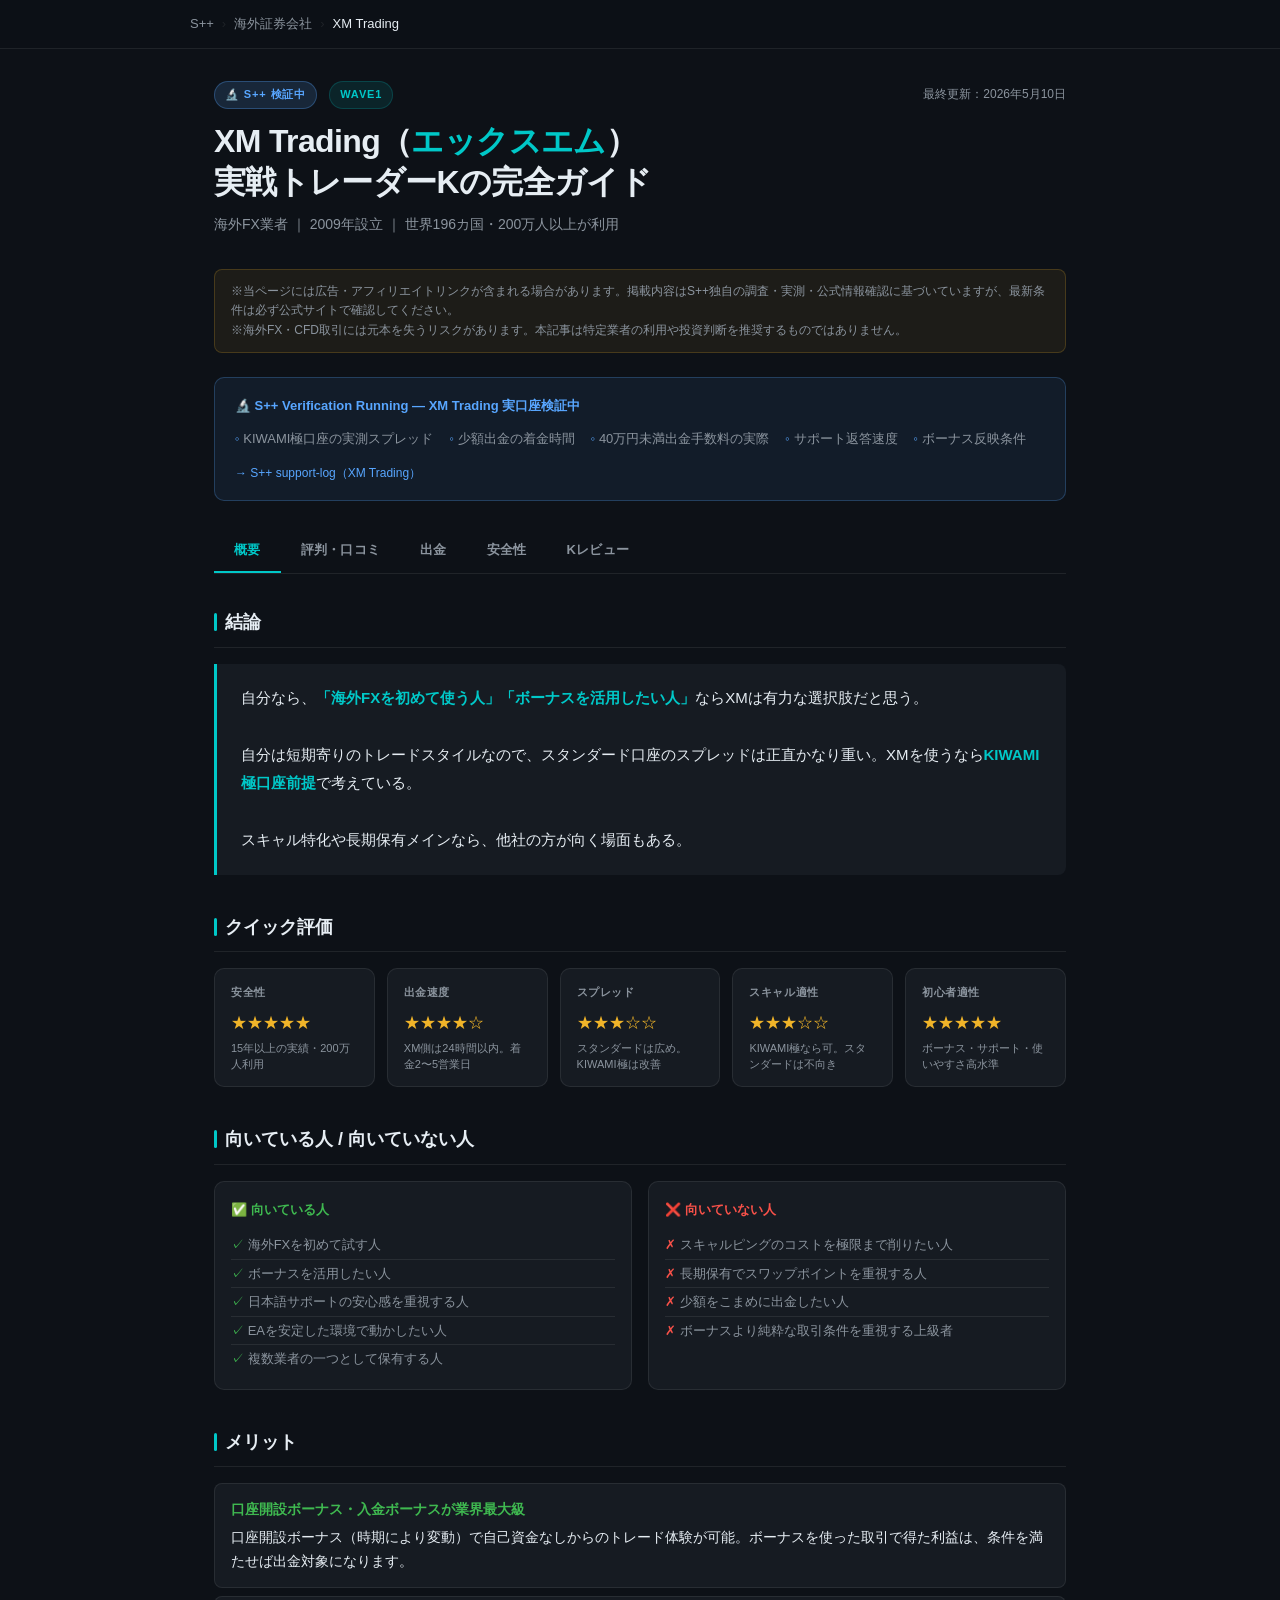
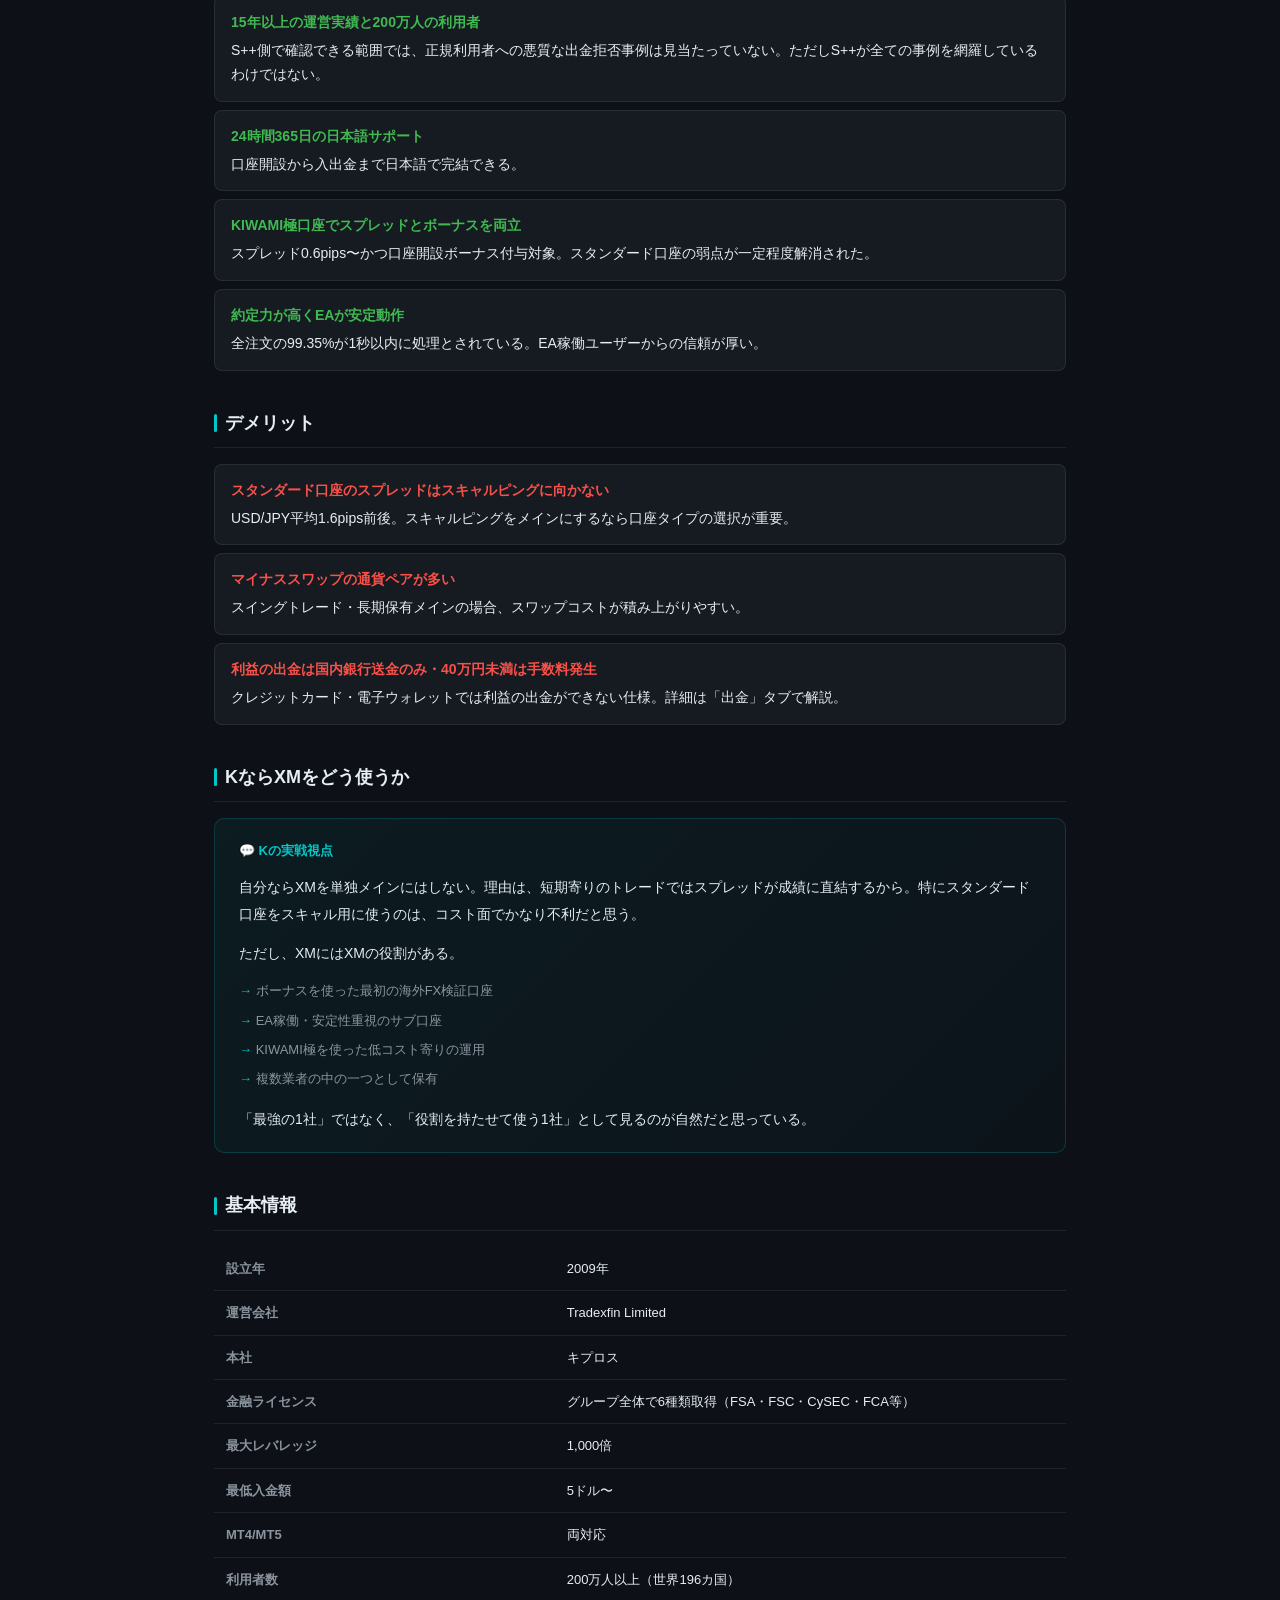
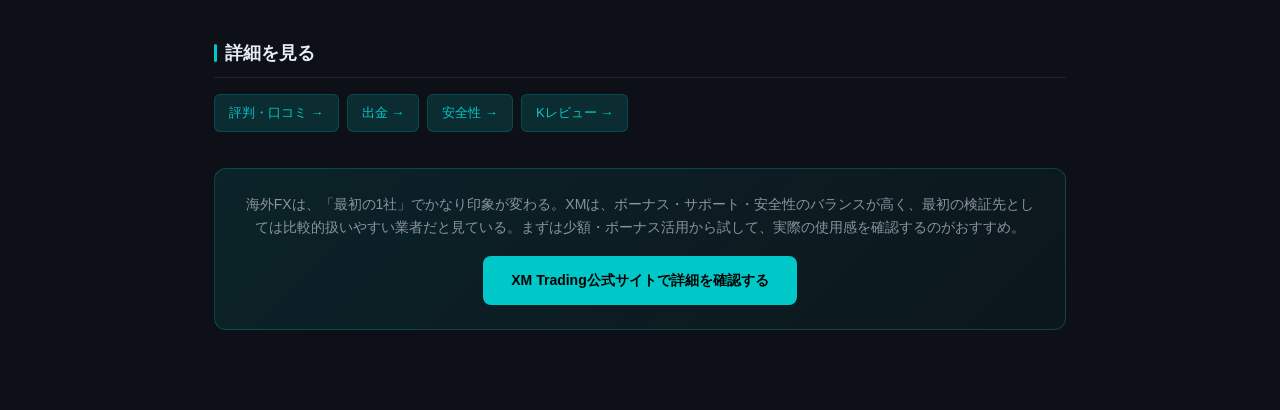
<file: brokers/xm-trading/index.html>
<!DOCTYPE html>
<html lang="ja">
<head>
  <meta charset="UTF-8">
  <meta name="viewport" content="width=device-width, initial-scale=1.0">
  <title>XM Trading（エックスエム）完全ガイド｜実戦トレーダーKの評価</title>
  <meta name="description" content="XM Tradingを実戦トレーダー視点で徹底解説。評判・出金・安全性・口座タイプ・ボーナスまで。向いている人・向いていない人を明確に案内します。">
  <link rel="canonical" href="/brokers/xm-trading/">

  <!-- DEV META -->
  <meta name="s-status" content="verification_running">
  <meta name="s-created" content="2026-05-09">
  <meta name="s-updated" content="2026-05-10">
  <!-- /DEV META -->

  <!-- Schema.org: Article + FAQPage（Review はK実測完了後に追加） -->
  <script type="application/ld+json">
  {
    "@context": "https://schema.org",
    "@type": "Article",
    "headline": "XM Trading（エックスエム）完全ガイド｜実戦トレーダーKの評価",
    "author": { "@type": "Person", "name": "K" },
    "publisher": { "@type": "Organization", "name": "S++" },
    "datePublished": "2026-05-09",
    "dateModified": "2026-05-10",
    "about": { "@type": "FinancialProduct", "name": "XM Trading" },
    "mainEntityOfPage": { "@type": "WebPage", "@id": "/brokers/xm-trading/" }
  }
  </script>
  <script type="application/ld+json">
  {
    "@context": "https://schema.org",
    "@type": "FAQPage",
    "mainEntity": [
      {
        "@type": "Question",
        "name": "XMは危険ですか？",
        "acceptedAnswer": { "@type": "Answer", "text": "S++側で確認できる範囲では危険という根拠は見当たらない。15年以上・200万人利用・複数の金融ライセンス保有。ただしS++が全ての事例を網羅しているわけではないため、公式情報と合わせて判断することを推奨。" }
      },
      {
        "@type": "Question",
        "name": "XMはスキャルピング可能ですか？",
        "acceptedAnswer": { "@type": "Answer", "text": "可能。ただしスタンダード口座のスプレッドはスキャルピングに不向き。KIWAMI極口座（スプレッド0.6pips〜・手数料無料）を選ぶと取引コストが大幅に改善される。" }
      },
      {
        "@type": "Question",
        "name": "KIWAMI極口座でボーナスはもらえますか？",
        "acceptedAnswer": { "@type": "Answer", "text": "公式情報（2026年5月時点）では、口座開設ボーナスは対象。入金ボーナスはスタンダード口座・マイクロ口座のみ対象で、KIWAMI極口座は対象外。最新情報は公式サイトで確認のこと。" }
      }
    ]
  }
  </script>

  <!-- style.css は同一ドメインから読み込み -->
  
  <style>
    /* ===== ブローカー記事共通スタイル ===== */
    :root {
      --broker-accent: #00c8c8;
      --broker-accent-dim: rgba(0,200,200,0.15);
      --broker-bg: #0d1117;
      --broker-surface: #161b22;
      --broker-surface2: #1c2128;
      --broker-border: rgba(255,255,255,0.08);
      --broker-text: #e6edf3;
      --broker-text-dim: #8b949e;
      --broker-warning: #f0b429;
      --broker-danger: #f85149;
      --broker-success: #3fb950;
      --broker-verify: #58a6ff;
    }

    * { box-sizing: border-box; margin: 0; padding: 0; }

    body {
      background: var(--broker-bg);
      color: var(--broker-text);
      font-family: 'Hiragino Sans', 'Yu Gothic', sans-serif;
      line-height: 1.8;
      min-height: 100vh;
    }

    /* ナビゲーション */
    .broker-nav {
      background: rgba(13,17,23,0.95);
      border-bottom: 1px solid var(--broker-border);
      padding: 0 24px;
      position: sticky;
      top: 0;
      z-index: 100;
      backdrop-filter: blur(12px);
    }
    .broker-nav-inner {
      max-width: 900px;
      margin: 0 auto;
      display: flex;
      align-items: center;
      gap: 8px;
      font-size: 13px;
      color: var(--broker-text-dim);
      height: 48px;
    }
    .broker-nav-inner a { color: var(--broker-text-dim); text-decoration: none; }
    .broker-nav-inner a:hover { color: var(--broker-accent); }
    .broker-nav-inner span { color: var(--broker-border); }

    /* メインコンテナ */
    .broker-container {
      max-width: 900px;
      margin: 0 auto;
      padding: 32px 24px 80px;
    }

    /* ヘッダー */
    .broker-header {
      margin-bottom: 32px;
    }
    .broker-header-meta {
      display: flex;
      align-items: center;
      gap: 12px;
      margin-bottom: 12px;
      flex-wrap: wrap;
    }
    .broker-badge {
      font-size: 11px;
      font-weight: 700;
      letter-spacing: 0.08em;
      padding: 3px 10px;
      border-radius: 20px;
      text-transform: uppercase;
    }
    .badge-verify {
      background: rgba(88,166,255,0.15);
      color: var(--broker-verify);
      border: 1px solid rgba(88,166,255,0.3);
    }
    .badge-wave {
      background: rgba(0,200,200,0.1);
      color: var(--broker-accent);
      border: 1px solid rgba(0,200,200,0.2);
    }
    .broker-updated {
      font-size: 12px;
      color: var(--broker-text-dim);
      margin-left: auto;
    }
    .broker-header h1 {
      font-size: clamp(22px, 4vw, 32px);
      font-weight: 700;
      letter-spacing: -0.02em;
      line-height: 1.3;
      margin-bottom: 8px;
    }
    .broker-header h1 span {
      color: var(--broker-accent);
    }
    .broker-header-sub {
      font-size: 14px;
      color: var(--broker-text-dim);
    }

    /* 免責事項 */
    .disclaimer {
      background: rgba(240,180,41,0.07);
      border: 1px solid rgba(240,180,41,0.2);
      border-radius: 8px;
      padding: 12px 16px;
      font-size: 12px;
      color: var(--broker-text-dim);
      margin-bottom: 24px;
      line-height: 1.6;
    }

    /* 検証中バナー */
    .verify-banner {
      background: rgba(88,166,255,0.08);
      border: 1px solid rgba(88,166,255,0.25);
      border-radius: 10px;
      padding: 16px 20px;
      margin-bottom: 28px;
    }
    .verify-banner-title {
      font-size: 13px;
      font-weight: 700;
      color: var(--broker-verify);
      margin-bottom: 10px;
      display: flex;
      align-items: center;
      gap: 8px;
    }
    .verify-banner ul {
      list-style: none;
      font-size: 13px;
      color: var(--broker-text-dim);
      display: flex;
      flex-wrap: wrap;
      gap: 6px 16px;
    }
    .verify-banner ul li::before { content: "◦ "; color: var(--broker-verify); }
    .verify-banner-links {
      margin-top: 12px;
      font-size: 12px;
    }
    .verify-banner-links a {
      color: var(--broker-verify);
      text-decoration: none;
      margin-right: 16px;
    }
    .verify-banner-links a:hover { text-decoration: underline; }

    /* タブナビゲーション */
    .tab-nav {
      display: flex;
      border-bottom: 1px solid var(--broker-border);
      margin-bottom: 32px;
      gap: 0;
      overflow-x: auto;
      scrollbar-width: none;
    }
    .tab-nav::-webkit-scrollbar { display: none; }
    .tab-btn {
      padding: 12px 20px;
      font-size: 13px;
      font-weight: 600;
      color: var(--broker-text-dim);
      background: none;
      border: none;
      border-bottom: 2px solid transparent;
      cursor: pointer;
      white-space: nowrap;
      transition: all 0.2s;
      letter-spacing: 0.02em;
    }
    .tab-btn:hover { color: var(--broker-text); }
    .tab-btn.active {
      color: var(--broker-accent);
      border-bottom-color: var(--broker-accent);
    }

    /* タブコンテンツ */
    .tab-content { display: none; }
    .tab-content.active { display: block; }

    /* セクション */
    .section { margin-bottom: 36px; }
    .section-title {
      font-size: 18px;
      font-weight: 700;
      margin-bottom: 16px;
      padding-bottom: 8px;
      border-bottom: 1px solid var(--broker-border);
      display: flex;
      align-items: center;
      gap: 8px;
    }
    .section-title::before {
      content: "";
      display: inline-block;
      width: 3px;
      height: 18px;
      background: var(--broker-accent);
      border-radius: 2px;
    }

    /* 結論ブロック */
    .conclusion-block {
      background: var(--broker-surface);
      border-left: 3px solid var(--broker-accent);
      border-radius: 0 8px 8px 0;
      padding: 20px 24px;
      margin-bottom: 24px;
      font-size: 15px;
      line-height: 1.9;
    }
    .conclusion-block strong {
      color: var(--broker-accent);
    }

    /* クイック評価 */
    .rating-grid {
      display: grid;
      grid-template-columns: repeat(auto-fit, minmax(160px, 1fr));
      gap: 12px;
      margin-bottom: 24px;
    }
    .rating-card {
      background: var(--broker-surface);
      border: 1px solid var(--broker-border);
      border-radius: 10px;
      padding: 14px 16px;
    }
    .rating-card-label {
      font-size: 11px;
      color: var(--broker-text-dim);
      margin-bottom: 6px;
      font-weight: 600;
      letter-spacing: 0.05em;
      text-transform: uppercase;
    }
    .rating-card-stars {
      font-size: 16px;
      margin-bottom: 4px;
      color: var(--broker-warning);
    }
    .rating-card-note {
      font-size: 11px;
      color: var(--broker-text-dim);
      line-height: 1.4;
    }

    /* 向いている人/向いていない人 */
    .fit-grid {
      display: grid;
      grid-template-columns: 1fr 1fr;
      gap: 16px;
      margin-bottom: 24px;
    }
    @media (max-width: 600px) { .fit-grid { grid-template-columns: 1fr; } }
    .fit-card {
      background: var(--broker-surface);
      border: 1px solid var(--broker-border);
      border-radius: 10px;
      padding: 16px;
    }
    .fit-card-title {
      font-size: 13px;
      font-weight: 700;
      margin-bottom: 10px;
    }
    .fit-card.good .fit-card-title { color: var(--broker-success); }
    .fit-card.bad .fit-card-title { color: var(--broker-danger); }
    .fit-card ul { list-style: none; }
    .fit-card ul li {
      font-size: 13px;
      color: var(--broker-text-dim);
      padding: 4px 0;
      border-bottom: 1px solid var(--broker-border);
      line-height: 1.5;
    }
    .fit-card ul li:last-child { border-bottom: none; }
    .fit-card.good ul li::before { content: "✓ "; color: var(--broker-success); }
    .fit-card.bad ul li::before { content: "✗ "; color: var(--broker-danger); }

    /* メリット・デメリット */
    .merit-list { list-style: none; margin-bottom: 16px; }
    .merit-list li {
      background: var(--broker-surface);
      border: 1px solid var(--broker-border);
      border-radius: 8px;
      padding: 14px 16px;
      margin-bottom: 8px;
      font-size: 14px;
      line-height: 1.7;
    }
    .merit-list li strong {
      display: block;
      margin-bottom: 4px;
      font-size: 14px;
    }
    .merit-list.merit li strong { color: var(--broker-success); }
    .merit-list.demerit li strong { color: var(--broker-danger); }

    /* 基本情報テーブル */
    .info-table {
      width: 100%;
      border-collapse: collapse;
      font-size: 13px;
      margin-bottom: 24px;
    }
    .info-table tr { border-bottom: 1px solid var(--broker-border); }
    .info-table tr:last-child { border-bottom: none; }
    .info-table td {
      padding: 10px 12px;
      vertical-align: top;
    }
    .info-table td:first-child {
      color: var(--broker-text-dim);
      width: 40%;
      font-weight: 600;
    }
    .info-table td:last-child { color: var(--broker-text); }

    /* Kコメントブロック */
    .k-block {
      background: linear-gradient(135deg, rgba(0,200,200,0.06), rgba(0,200,200,0.02));
      border: 1px solid rgba(0,200,200,0.2);
      border-radius: 10px;
      padding: 20px 24px;
      margin-bottom: 24px;
    }
    .k-block-title {
      font-size: 13px;
      font-weight: 700;
      color: var(--broker-accent);
      margin-bottom: 12px;
      display: flex;
      align-items: center;
      gap: 8px;
    }
    .k-block p {
      font-size: 14px;
      line-height: 1.9;
      color: var(--broker-text);
    }
    .k-block ul {
      list-style: none;
      margin-top: 10px;
    }
    .k-block ul li {
      font-size: 13px;
      color: var(--broker-text-dim);
      padding: 3px 0;
    }
    .k-block ul li::before { content: "→ "; color: var(--broker-accent); }

    /* 口コミ分析 */
    .review-item {
      margin-bottom: 20px;
      padding-bottom: 20px;
      border-bottom: 1px solid var(--broker-border);
    }
    .review-item:last-child { border-bottom: none; }
    .review-quote {
      background: var(--broker-surface2);
      border-left: 3px solid var(--broker-text-dim);
      border-radius: 0 6px 6px 0;
      padding: 10px 14px;
      font-size: 13px;
      color: var(--broker-text-dim);
      margin-bottom: 10px;
      font-style: italic;
    }
    .review-analysis {
      font-size: 14px;
      line-height: 1.8;
      color: var(--broker-text);
    }
    .review-analysis strong { color: var(--broker-accent); }
    .review-label {
      font-size: 11px;
      font-weight: 700;
      color: var(--broker-text-dim);
      letter-spacing: 0.08em;
      text-transform: uppercase;
      margin-bottom: 6px;
    }

    /* support-logリンク */
    .slog-link {
      display: inline-flex;
      align-items: center;
      gap: 6px;
      font-size: 12px;
      color: var(--broker-verify);
      text-decoration: none;
      background: rgba(88,166,255,0.08);
      border: 1px solid rgba(88,166,255,0.2);
      border-radius: 4px;
      padding: 3px 10px;
      margin-top: 8px;
    }
    .slog-link:hover { background: rgba(88,166,255,0.15); }

    /* 検証ログテーブル */
    .verify-table {
      width: 100%;
      border-collapse: collapse;
      font-size: 13px;
      margin-bottom: 20px;
    }
    .verify-table th {
      background: var(--broker-surface2);
      padding: 8px 12px;
      text-align: left;
      font-size: 11px;
      font-weight: 700;
      color: var(--broker-text-dim);
      letter-spacing: 0.05em;
      text-transform: uppercase;
    }
    .verify-table td {
      padding: 10px 12px;
      border-bottom: 1px solid var(--broker-border);
      color: var(--broker-text-dim);
      vertical-align: middle;
    }
    .verify-table td:first-child { color: var(--broker-text); }
    .status-pending {
      font-size: 11px;
      background: rgba(240,180,41,0.1);
      color: var(--broker-warning);
      border: 1px solid rgba(240,180,41,0.2);
      border-radius: 4px;
      padding: 2px 8px;
    }
    .status-done {
      font-size: 11px;
      background: rgba(63,185,80,0.1);
      color: var(--broker-success);
      border: 1px solid rgba(63,185,80,0.2);
      border-radius: 4px;
      padding: 2px 8px;
    }

    /* FAQ */
    .faq-item {
      border: 1px solid var(--broker-border);
      border-radius: 8px;
      overflow: hidden;
      margin-bottom: 8px;
    }
    .faq-q {
      padding: 14px 16px;
      font-size: 14px;
      font-weight: 600;
      cursor: pointer;
      display: flex;
      justify-content: space-between;
      align-items: center;
      background: var(--broker-surface);
      user-select: none;
    }
    .faq-q:hover { background: var(--broker-surface2); }
    .faq-q::after { content: "＋"; color: var(--broker-accent); font-size: 18px; }
    .faq-item.open .faq-q::after { content: "－"; }
    .faq-a {
      display: none;
      padding: 14px 16px;
      font-size: 13px;
      color: var(--broker-text-dim);
      line-height: 1.8;
      border-top: 1px solid var(--broker-border);
    }
    .faq-item.open .faq-a { display: block; }

    /* CTA */
    .cta-block {
      background: linear-gradient(135deg, rgba(0,200,200,0.1), rgba(0,200,200,0.03));
      border: 1px solid rgba(0,200,200,0.25);
      border-radius: 12px;
      padding: 24px;
      text-align: center;
      margin-top: 32px;
    }
    .cta-block p {
      font-size: 14px;
      color: var(--broker-text-dim);
      margin-bottom: 16px;
      line-height: 1.7;
    }
    .cta-btn {
      display: inline-block;
      background: var(--broker-accent);
      color: #000;
      font-weight: 700;
      font-size: 14px;
      padding: 12px 28px;
      border-radius: 8px;
      text-decoration: none;
      transition: opacity 0.2s;
    }
    .cta-btn:hover { opacity: 0.85; }

    /* DEV ONLY バッジ */
    .dev-only {
      display: inline-block;
      font-size: 10px;
      background: rgba(240,180,41,0.15);
      color: var(--broker-warning);
      border: 1px solid rgba(240,180,41,0.3);
      border-radius: 4px;
      padding: 2px 6px;
      margin-left: 8px;
      vertical-align: middle;
    }

    /* 内部リンク */
    .internal-links {
      display: flex;
      flex-wrap: wrap;
      gap: 8px;
      margin-bottom: 24px;
    }
    .internal-link {
      font-size: 13px;
      color: var(--broker-accent);
      text-decoration: none;
      background: var(--broker-accent-dim);
      border: 1px solid rgba(0,200,200,0.2);
      border-radius: 6px;
      padding: 6px 14px;
      transition: background 0.2s;
    }
    .internal-link:hover { background: rgba(0,200,200,0.25); }

    /* 比較テーブル */
    .compare-table {
      width: 100%;
      border-collapse: collapse;
      font-size: 13px;
      margin-bottom: 20px;
    }
    .compare-table th {
      background: var(--broker-surface2);
      padding: 10px 12px;
      text-align: center;
      font-weight: 700;
      font-size: 12px;
      color: var(--broker-text-dim);
    }
    .compare-table th:first-child { text-align: left; }
    .compare-table th.highlight { color: var(--broker-accent); }
    .compare-table td {
      padding: 10px 12px;
      border-bottom: 1px solid var(--broker-border);
      text-align: center;
      color: var(--broker-text-dim);
    }
    .compare-table td:first-child {
      text-align: left;
      color: var(--broker-text);
      font-weight: 600;
    }
    .compare-table td.highlight { color: var(--broker-text); }
  </style>
</head>
<body>

<!-- パンくずナビ -->
<nav class="broker-nav">
  <div class="broker-nav-inner">
    <a href="../../index.html">S++</a>
    <span>›</span>
    <a href="../../brokers-overseas.html">海外証券会社</a>
    <span>›</span>
    <span style="color: var(--broker-text)">XM Trading</span>
  </div>
</nav>

<div class="broker-container">

  <!-- ヘッダー -->
  <div class="broker-header">
    <div class="broker-header-meta">
      <span class="broker-badge badge-verify">🔬 S++ 検証中</span>
      <span class="broker-badge badge-wave">Wave1</span>
      <span class="broker-updated">最終更新：2026年5月10日</span>
    </div>
    <h1>XM Trading（<span>エックスエム</span>）<br>実戦トレーダーKの完全ガイド</h1>
    <p class="broker-header-sub">海外FX業者 ｜ 2009年設立 ｜ 世界196カ国・200万人以上が利用</p>
  </div>

  <!-- 免責事項 -->
  <div class="disclaimer">
    ※当ページには広告・アフィリエイトリンクが含まれる場合があります。掲載内容はS++独自の調査・実測・公式情報確認に基づいていますが、最新条件は必ず公式サイトで確認してください。<br>
    ※海外FX・CFD取引には元本を失うリスクがあります。本記事は特定業者の利用や投資判断を推奨するものではありません。
  </div>

  <!-- 検証中バナー -->
  <div class="verify-banner">
    <div class="verify-banner-title">🔬 S++ Verification Running — XM Trading 実口座検証中</div>
    <ul>
      <li>KIWAMI極口座の実測スプレッド</li>
      <li>少額出金の着金時間</li>
      <li>40万円未満出金手数料の実際</li>
      <li>サポート返答速度</li>
      <li>ボーナス反映条件</li>
    </ul>
    <div class="verify-banner-links">
      <a href="../../support-log/index.html"><!-- TODO: 個別URL化予定 -->→ S++ support-log（XM Trading）</a>
    </div>
  </div>

  <!-- タブナビゲーション -->
  <div class="tab-nav">
    <button class="tab-btn active" data-tab="overview">概要</button>
    <button class="tab-btn" data-tab="review">評判・口コミ</button>
    <button class="tab-btn" data-tab="withdrawal">出金</button>
    <button class="tab-btn" data-tab="safety">安全性</button>
    <button class="tab-btn" data-tab="k-review">Kレビュー</button>
  </div>

  <!-- ===== TAB: 概要（Hub） ===== -->
  <div class="tab-content active" id="tab-overview">

    <!-- 結論 -->
    <div class="section">
      <div class="section-title">結論</div>
      <div class="conclusion-block">
        自分なら、<strong>「海外FXを初めて使う人」「ボーナスを活用したい人」</strong>ならXMは有力な選択肢だと思う。<br><br>
        自分は短期寄りのトレードスタイルなので、スタンダード口座のスプレッドは正直かなり重い。XMを使うなら<strong>KIWAMI極口座前提</strong>で考えている。<br><br>
        スキャル特化や長期保有メインなら、他社の方が向く場面もある。
      </div>
    </div>

    <!-- クイック評価 -->
    <div class="section">
      <div class="section-title">クイック評価</div>
      <div class="rating-grid">
        <div class="rating-card">
          <div class="rating-card-label">安全性</div>
          <div class="rating-card-stars">★★★★★</div>
          <div class="rating-card-note">15年以上の実績・200万人利用</div>
        </div>
        <div class="rating-card">
          <div class="rating-card-label">出金速度</div>
          <div class="rating-card-stars">★★★★☆</div>
          <div class="rating-card-note">XM側は24時間以内。着金2〜5営業日</div>
        </div>
        <div class="rating-card">
          <div class="rating-card-label">スプレッド</div>
          <div class="rating-card-stars">★★★☆☆</div>
          <div class="rating-card-note">スタンダードは広め。KIWAMI極は改善</div>
        </div>
        <div class="rating-card">
          <div class="rating-card-label">スキャル適性</div>
          <div class="rating-card-stars">★★★☆☆</div>
          <div class="rating-card-note">KIWAMI極なら可。スタンダードは不向き</div>
        </div>
        <div class="rating-card">
          <div class="rating-card-label">初心者適性</div>
          <div class="rating-card-stars">★★★★★</div>
          <div class="rating-card-note">ボーナス・サポート・使いやすさ高水準</div>
        </div>
      </div>
    </div>

    <!-- 向いている人/向いていない人 -->
    <div class="section">
      <div class="section-title">向いている人 / 向いていない人</div>
      <div class="fit-grid">
        <div class="fit-card good">
          <div class="fit-card-title">✅ 向いている人</div>
          <ul>
            <li>海外FXを初めて試す人</li>
            <li>ボーナスを活用したい人</li>
            <li>日本語サポートの安心感を重視する人</li>
            <li>EAを安定した環境で動かしたい人</li>
            <li>複数業者の一つとして保有する人</li>
          </ul>
        </div>
        <div class="fit-card bad">
          <div class="fit-card-title">❌ 向いていない人</div>
          <ul>
            <li>スキャルピングのコストを極限まで削りたい人</li>
            <li>長期保有でスワップポイントを重視する人</li>
            <li>少額をこまめに出金したい人</li>
            <li>ボーナスより純粋な取引条件を重視する上級者</li>
          </ul>
        </div>
      </div>
    </div>

    <!-- メリット・デメリット -->
    <div class="section">
      <div class="section-title">メリット</div>
      <ul class="merit-list merit">
        <li><strong>口座開設ボーナス・入金ボーナスが業界最大級</strong>口座開設ボーナス（時期により変動）で自己資金なしからのトレード体験が可能。ボーナスを使った取引で得た利益は、条件を満たせば出金対象になります。</li>
        <li><strong>15年以上の運営実績と200万人の利用者</strong>S++側で確認できる範囲では、正規利用者への悪質な出金拒否事例は見当たっていない。ただしS++が全ての事例を網羅しているわけではない。</li>
        <li><strong>24時間365日の日本語サポート</strong>口座開設から入出金まで日本語で完結できる。</li>
        <li><strong>KIWAMI極口座でスプレッドとボーナスを両立</strong>スプレッド0.6pips〜かつ口座開設ボーナス付与対象。スタンダード口座の弱点が一定程度解消された。</li>
        <li><strong>約定力が高くEAが安定動作</strong>全注文の99.35%が1秒以内に処理とされている。EA稼働ユーザーからの信頼が厚い。</li>
      </ul>
    </div>
    <div class="section">
      <div class="section-title">デメリット</div>
      <ul class="merit-list demerit">
        <li><strong>スタンダード口座のスプレッドはスキャルピングに向かない</strong>USD/JPY平均1.6pips前後。スキャルピングをメインにするなら口座タイプの選択が重要。</li>
        <li><strong>マイナススワップの通貨ペアが多い</strong>スイングトレード・長期保有メインの場合、スワップコストが積み上がりやすい。</li>
        <li><strong>利益の出金は国内銀行送金のみ・40万円未満は手数料発生</strong>クレジットカード・電子ウォレットでは利益の出金ができない仕様。詳細は「出金」タブで解説。</li>
      </ul>
    </div>

    <!-- Kならどう使うか -->
    <div class="section">
      <div class="section-title">KならXMをどう使うか</div>
      <div class="k-block">
        <div class="k-block-title">💬 Kの実戦視点</div>
        <p>自分ならXMを単独メインにはしない。理由は、短期寄りのトレードではスプレッドが成績に直結するから。特にスタンダード口座をスキャル用に使うのは、コスト面でかなり不利だと思う。</p>
        <p style="margin-top:12px">ただし、XMにはXMの役割がある。</p>
        <ul>
          <li>ボーナスを使った最初の海外FX検証口座</li>
          <li>EA稼働・安定性重視のサブ口座</li>
          <li>KIWAMI極を使った低コスト寄りの運用</li>
          <li>複数業者の中の一つとして保有</li>
        </ul>
        <p style="margin-top:12px">「最強の1社」ではなく、「役割を持たせて使う1社」として見るのが自然だと思っている。</p>
      </div>
    </div>

    <!-- 基本情報 -->
    <div class="section">
      <div class="section-title">基本情報</div>
      <table class="info-table">
        <tr><td>設立年</td><td>2009年</td></tr>
        <tr><td>運営会社</td><td>Tradexfin Limited</td></tr>
        <tr><td>本社</td><td>キプロス</td></tr>
        <tr><td>金融ライセンス</td><td>グループ全体で6種類取得（FSA・FSC・CySEC・FCA等）</td></tr>
        <tr><td>最大レバレッジ</td><td>1,000倍</td></tr>
        <tr><td>最低入金額</td><td>5ドル〜</td></tr>
        <tr><td>MT4/MT5</td><td>両対応</td></tr>
        <tr><td>利用者数</td><td>200万人以上（世界196カ国）</td></tr>
      </table>
    </div>

    <!-- 詳細ページへの導線 -->
    <div class="section">
      <div class="section-title">詳細を見る</div>
      <div class="internal-links">
        <a class="internal-link" href="#" onclick="switchTab('review'); return false;">評判・口コミ →</a>
        <a class="internal-link" href="#" onclick="switchTab('withdrawal'); return false;">出金 →</a>
        <a class="internal-link" href="#" onclick="switchTab('safety'); return false;">安全性 →</a>
        <a class="internal-link" href="#" onclick="switchTab('k-review'); return false;">Kレビュー →</a>
      </div>
    </div>

    <!-- CTA -->
    <div class="cta-block">
      <p>海外FXは、「最初の1社」でかなり印象が変わる。XMは、ボーナス・サポート・安全性のバランスが高く、最初の検証先としては比較的扱いやすい業者だと見ている。まずは少額・ボーナス活用から試して、実際の使用感を確認するのがおすすめ。</p>
      <a class="cta-btn" href="https://www.xmtrading.com" target="_blank" rel="noopener noreferrer">
        XM Trading公式サイトで詳細を確認する
      </a>
      <!-- [DEV ONLY] アフィリエイトリンクに差し替え予定 <span class="dev-only">DEV ONLY</span> -->
    </div>

  </div><!-- /tab-overview -->

  <!-- ===== TAB: 評判・口コミ ===== -->
  <div class="tab-content" id="tab-review">
    <div class="section">
      <div class="section-title">結論</div>
      <div class="conclusion-block">
        「海外FXを初めて使う人」「ボーナスを活用したい人」ならXMは有力。ただしスキャル特化や長期保有メインなら、他社の方が向く場面がある。<br><br>
        自分は短期寄りのスタイルなので、スタンダード口座は正直かなり重い。XMを使うならKIWAMI極口座前提で考えている。
      </div>
    </div>

    <div class="section">
      <div class="section-title">良い口コミ（S++分析）</div>
      <div class="review-item">
        <div class="review-label">口コミ</div>
        <div class="review-quote">「ボーナスで自己資金なしから始められた」</div>
        <div class="review-analysis">口座開設ボーナスを使って実際のトレードを体験できた、という声が見られる。ボーナスを使った取引で得た利益は、条件を満たせば出金対象になります。海外FXを初めて試す入口として選ばれる理由は合理的だ。</div>
      </div>
      <div class="review-item">
        <div class="review-label">口コミ</div>
        <div class="review-quote">「サポートが親切で安心だった」</div>
        <div class="review-analysis">24時間365日対応の日本語サポートは、海外FX業者の中でも高水準という評価が定着している。初心者が海外FXでつまずく部分をかなりカバーしている印象。</div>
      </div>
      <div class="review-item">
        <div class="review-label">口コミ</div>
        <div class="review-quote">「出金でトラブルになったことがない」</div>
        <div class="review-analysis">S++側で確認できる範囲では、正規利用者への悪質な出金拒否事例は見当たっていない。ただしS++が全ての事例を網羅しているわけではない。15年以上の運営継続・大規模な利用者数という事実が、信頼性の判断材料の一つになる。</div>
      </div>
      <div class="review-item">
        <div class="review-label">口コミ</div>
        <div class="review-quote">「EAが安定して動く」</div>
        <div class="review-analysis">高い約定力への評価が口コミ上では見られる。EA稼働ユーザーの間では約定拒否が少なく安定しているという声が確認できる。</div>
      </div>
    </div>

    <div class="section">
      <div class="section-title">悪い口コミ（S++分析）</div>
      <div class="review-item">
        <div class="review-label">口コミ</div>
        <div class="review-quote">「スプレッドが広くてスキャルピングには使えない」</div>
        <div class="review-analysis">スタンダード口座のUSD/JPYスプレッドは平均1.6pips前後。スタンダード口座でスキャルピングするのは正直かなり非効率。ただしKIWAMI極口座（スプレッド0.6pips〜・手数料無料）でこの弱点は一定程度解消されている。</div>
      </div>
      <div class="review-item">
        <div class="review-label">口コミ</div>
        <div class="review-quote">「出金ルールが複雑でわかりにくい」</div>
        <div class="review-analysis">
          取引で得た利益の出金は国内銀行送金のみ。クレジットカードや電子ウォレットでは入金額の範囲しか出金できない。40万円未満の出金には手数料が発生する。<br>
          公式情報ベースでは、利益分の出金は国内銀行送金のみとされている。S++では現在、サポートへの確認と実口座での出金テストを進めている。
          <br><a class="slog-link" href="../../support-log/index.html"><!-- TODO: 個別URL化予定 -->→ SL-001：XM｜利益分をbitwalletへ出金できるか（確認予定）</a>
        </div>
      </div>
      <div class="review-item">
        <div class="review-label">口コミ（注意：部分的に誤解あり）</div>
        <div class="review-quote">「KIWAMI極口座でボーナスがもらえない」</div>
        <div class="review-analysis">公式情報（2026年5月時点）では「口座開設ボーナスは対象・入金ボーナスはスタンダード・マイクロ口座のみ対象」となっている。「ボーナスが一切もらえない」は誤り。ただし条件は変更される場合があるため、最新情報は公式サイトで確認のこと。
          <br><a class="slog-link" href="../../support-log/index.html"><!-- TODO: 個別URL化予定 -->→ SL-002：XM｜KIWAMI極口座のボーナス対象（確認予定）</a>
        </div>
      </div>
    </div>

    <div class="section">
      <div class="section-title">S++の分析</div>
      <div class="k-block">
        <div class="k-block-title">💬 Kの実戦視点</div>
        <p>XMの評判を精査して気づくのは、「初心者への評価」と「上級者への評価」が明確に分かれている点だ。海外FXを初めて触る人にとってXMは、ボーナス・サポート・安全性の三拍子が揃った比較的扱いやすい入口として機能している。</p>
        <p style="margin-top:12px">自分なら「海外FX1社目の検証口座」または「ボーナス活用専用口座」として持つ。スキャル特化なら別口座を併用する。XM一本化より役割分担の方が強い。</p>
      </div>
    </div>

    <div class="section">
      <div class="section-title">よくある質問（FAQ）</div>
      <div class="faq-item">
        <div class="faq-q">XMは危険ですか？</div>
        <div class="faq-a">S++側で確認できる範囲では危険という根拠は見当たらない。15年以上・200万人利用・複数の金融ライセンス保有。ただしS++が全ての事例を網羅しているわけではないため、公式情報と合わせて判断することを推奨。</div>
      </div>
      <div class="faq-item">
        <div class="faq-q">XMで出金拒否はありますか？</div>
        <div class="faq-a">S++側で確認できる範囲では、正規利用者への悪質な出金拒否事例は見当たっていない。「出金できない」という声の多くは「利益の出金は国内銀行送金のみ」というルールへの誤解が原因とみられる。</div>
      </div>
      <div class="faq-item">
        <div class="faq-q">XMはスキャルピング可能ですか？</div>
        <div class="faq-a">可能。ただしスタンダード口座のスプレッドはスキャルピングに不向き。KIWAMI極口座（スプレッド0.6pips〜・手数料無料）を選ぶと取引コストが大幅に改善される。</div>
      </div>
      <div class="faq-item">
        <div class="faq-q">KIWAMI極口座でボーナスはもらえますか？</div>
        <div class="faq-a">公式情報（2026年5月時点）では、口座開設ボーナスは対象。入金ボーナスはスタンダード口座・マイクロ口座のみ対象で、KIWAMI極口座は対象外。最新情報は公式サイトで確認のこと。</div>
      </div>
    </div>

    <div class="cta-block">
      <p>まずは少額・ボーナス活用から試して、実際の使用感を確認するのがおすすめ。</p>
      <a class="cta-btn" href="https://www.xmtrading.com" target="_blank" rel="noopener noreferrer">XM Trading公式サイトで詳細を確認する</a>
      <!-- [DEV ONLY] アフィリエイトリンクに差し替え予定 <span class="dev-only">DEV ONLY</span> -->
    </div>
  </div><!-- /tab-review -->

  <!-- ===== TAB: 出金 ===== -->
  <div class="tab-content" id="tab-withdrawal">
    <div class="section">
      <div class="section-title">結論</div>
      <div class="conclusion-block">
        出金ルールを理解して使えば、XMは出金面で大きく詰まりにくい業者だと見ている。<br><br>
        ただし<strong>「利益の出金は国内銀行送金のみ」</strong>というルールを知らないと詰まる。S++では現在、実口座での出金テストを進めている。
      </div>
    </div>

    <div class="section">
      <div class="section-title">Kの考え：最初に少額出金テストをする理由</div>
      <div class="k-block">
        <div class="k-block-title">💬 Kの実戦視点</div>
        <p>海外FXでは、スペックより先に「自分の環境で出金できるか」を確認した方がいい。公式情報では問題なく見えても、銀行・本人確認・入金方法・出金方法の組み合わせで詰まることがある。</p>
        <p style="margin-top:12px">自分なら、いきなり大きな資金を入れる前に、まず少額で入金→取引→出金までを一度通す。これを確認してから、資金量を増やす。</p>
      </div>
    </div>

    <div class="section">
      <div class="section-title">出金方法一覧</div>
      <table class="info-table">
        <tr><td>国内銀行送金</td><td>40万円未満は手数料2,500円 / 40万円以上は無料 / 着金：当日〜翌営業日</td></tr>
        <tr><td>クレジットカード</td><td>入金額の範囲内のみ / 手数料無料 / 着金：2〜5営業日</td></tr>
        <tr><td>bitwallet</td><td>入金額の範囲内のみ / 手数料無料 / 着金：即時〜数時間</td></tr>
        <tr><td>STICPAY</td><td>入金額の範囲内のみ / 手数料無料 / 着金：即時〜数時間</td></tr>
      </table>
      <p style="font-size:12px; color:var(--broker-text-dim)">※上記は公式情報ベース（2026年5月時点）。最新条件は公式サイトで確認のこと。S++で実測後に更新予定。</p>
    </div>

    <div class="section">
      <div class="section-title">最重要ルール：利益の出金は国内銀行送金のみ</div>
      <div class="conclusion-block" style="border-left-color: var(--broker-warning)">
        クレジットカード・電子ウォレットでの出金は、<strong style="color:var(--broker-warning)">入金した金額の範囲内しか出金できない。</strong><br><br>
        例：10万円入金・3万円利益の場合 → 電子ウォレットには10万円まで / 利益の3万円は国内銀行送金のみ
      </div>
      <p style="font-size:14px; line-height:1.8; margin-bottom:12px">公式情報ベースでは、利益分の出金は国内銀行送金のみとされている。S++では現在、サポートへの確認と実口座での出金テストを進めている。回答・実測データが取れ次第、support-logに追記する。</p>
      <a class="slog-link" href="../../support-log/index.html"><!-- TODO: 個別URL化予定 -->→ SL-001：XM｜利益分をbitwalletへ出金できるか（確認予定）</a>
    </div>

    <div class="section">
      <div class="section-title">S++ 検証ログ</div>
      <table class="verify-table">
        <tr>
          <th>確認項目</th>
          <th>ステータス</th>
          <th>support-log</th>
        </tr>
        <tr>
          <td>少額出金の着金時間</td>
          <td><span class="status-pending">📋 確認予定</span></td>
          <td><a class="slog-link" href="../../support-log/index.html"><!-- TODO: 個別URL化予定 -->SL-004</a></td>
        </tr>
        <tr>
          <td>40万円未満の手数料の実際</td>
          <td><span class="status-pending">📋 確認予定</span></td>
          <td><a class="slog-link" href="../../support-log/index.html"><!-- TODO: 個別URL化予定 -->SL-004</a></td>
        </tr>
        <tr>
          <td>bitwallet経由の挙動</td>
          <td><span class="status-pending">📋 確認予定</span></td>
          <td><a class="slog-link" href="../../support-log/index.html"><!-- TODO: 個別URL化予定 -->SL-001</a></td>
        </tr>
      </table>
    </div>

    <div class="section">
      <div class="section-title">よくある質問（FAQ）</div>
      <div class="faq-item">
        <div class="faq-q">XMで出金できないのはなぜですか？</div>
        <div class="faq-a">最も多い原因は「利益の出金は国内銀行送金のみ」というルールへの誤解。電子ウォレットでは入金額の範囲内しか出金できない。</div>
      </div>
      <div class="faq-item">
        <div class="faq-q">ボーナスは出金できますか？</div>
        <div class="faq-a">ボーナスクレジット自体は出金不可。ただしボーナスを使ったトレードで得た利益は、条件を満たせば出金対象になります。</div>
      </div>
      <div class="faq-item">
        <div class="faq-q">出金手数料はいくらですか？</div>
        <div class="faq-a">国内銀行送金で40万円未満の場合、2,500円（公式情報ベース）。40万円以上は無料。電子ウォレットへの出金は無料。</div>
      </div>
    </div>

    <div class="cta-block">
      <p>出金ルールさえ把握すれば、出金面での運用は可能。まずは少額出金テストから始めるのがおすすめ。</p>
      <a class="cta-btn" href="https://www.xmtrading.com" target="_blank" rel="noopener noreferrer">XM Trading公式サイトで詳細を確認する</a>
      <!-- [DEV ONLY] アフィリエイトリンクに差し替え予定 <span class="dev-only">DEV ONLY</span> -->
    </div>
  </div><!-- /tab-withdrawal -->

  <!-- ===== TAB: 安全性 ===== -->
  <div class="tab-content" id="tab-safety">
    <div class="section">
      <div class="section-title">結論</div>
      <div class="conclusion-block">
        S++側で確認できる範囲では、XMは海外FX業者の中でも<strong>信頼性を評価しやすい材料が多い業者</strong>だ。<br><br>
        ただしS++が全ての事例を網羅しているわけではない。「完全に安全」という業者は存在しない。以下では判断材料を整理する。
      </div>
    </div>

    <div class="section">
      <div class="section-title">金融ライセンス</div>
      <table class="info-table">
        <tr><td>CySEC</td><td>キプロス金融規制機関（強度：★★★★☆）</td></tr>
        <tr><td>FCA</td><td>イギリス金融行動監視機構（強度：★★★★★）</td></tr>
        <tr><td>ASIC</td><td>オーストラリア証券投資委員会（強度：★★★★☆）</td></tr>
        <tr><td>DFSA</td><td>UAEドバイ金融サービス機構（強度：★★★★☆）</td></tr>
        <tr><td>FSC</td><td>モーリシャス（強度：★★☆☆☆）</td></tr>
        <tr><td>FSA（Seychelles）</td><td>セーシェル（日本向け対応窓口・強度：★★☆☆☆）</td></tr>
      </table>
    </div>

    <div class="section">
      <div class="section-title">安全性総合評価</div>
      <div class="rating-grid">
        <div class="rating-card">
          <div class="rating-card-label">ライセンス</div>
          <div class="rating-card-stars">★★★★☆</div>
          <div class="rating-card-note">グループで6種類・CySEC/FCA保有</div>
        </div>
        <div class="rating-card">
          <div class="rating-card-label">資金管理</div>
          <div class="rating-card-stars">★★★★☆</div>
          <div class="rating-card-note">分別管理（信託保全ではない）</div>
        </div>
        <div class="rating-card">
          <div class="rating-card-label">運営実績</div>
          <div class="rating-card-stars">★★★★★</div>
          <div class="rating-card-note">15年以上・200万人・継続サービス</div>
        </div>
        <div class="rating-card">
          <div class="rating-card-label">出金実績</div>
          <div class="rating-card-stars">★★★★☆</div>
          <div class="rating-card-note">S++確認範囲では悪質報告なし</div>
        </div>
      </div>
    </div>

    <div class="section">
      <div class="section-title">よくある質問（FAQ）</div>
      <div class="faq-item">
        <div class="faq-q">XMは詐欺業者ですか？</div>
        <div class="faq-a">S++側で確認できる範囲では、詐欺と断定できる根拠は見当たらない。15年以上・200万人利用・複数の金融ライセンス保有。「詐欺」という情報の多くは規約違反による利益取消の誤認か、根拠の薄い誇張情報とみられる。ただしS++が全ての事例を網羅しているわけではない。</div>
      </div>
      <div class="faq-item">
        <div class="faq-q">金融庁に無登録なのは問題ですか？</div>
        <div class="faq-a">多くの海外FX業者が同様の状況にある。利用の可否については各自で確認が必要。</div>
      </div>
      <div class="faq-item">
        <div class="faq-q">信託保全はありますか？</div>
        <div class="faq-a">分別管理を採用。信託保全（第三者機関保管）ではない。</div>
      </div>
    </div>

    <div class="cta-block">
      <p>安全性の面でXMは海外FX業者の中でも信頼性を評価しやすい材料が多い。まずは少額から試すのがおすすめ。</p>
      <a class="cta-btn" href="https://www.xmtrading.com" target="_blank" rel="noopener noreferrer">XM Trading公式サイトで詳細を確認する</a>
      <!-- [DEV ONLY] アフィリエイトリンクに差し替え予定 <span class="dev-only">DEV ONLY</span> -->
    </div>
  </div><!-- /tab-safety -->

  <!-- ===== TAB: Kレビュー ===== -->
  <div class="tab-content" id="tab-k-review">
    <div class="section">
      <div class="section-title">このページについて</div>
      <div class="conclusion-block">
        <strong>このページは、Kの現在の暫定判断と検証ログをまとめるページだ。</strong><br><br>
        実際の入金・出金・取引データが揃い次第、Kの実戦レビューとして更新していく。実測前の段階で確定レビューとして扱うことはしない。
      </div>
    </div>

    <div class="section">
      <div class="section-title">現時点でのKの使い分け</div>
      <div class="k-block">
        <div class="k-block-title">💬 Kの暫定判断</div>
        <p>今の自分なら、XMを単独メインにはしない。理由は、短期寄りのトレードではスプレッドが成績に直結するから。特にスタンダード口座をスキャル用に使うのは、コスト面でかなり不利だと思う。</p>
        <p style="margin-top:12px">ただし、XMにはXMの役割がある。</p>
        <ul>
          <li>ボーナスを使った最初の海外FX検証口座</li>
          <li>EA稼働・安定性重視のサブ口座</li>
          <li>KIWAMI極を使った低コスト寄りの運用</li>
          <li>複数業者の中の一つとして保有</li>
        </ul>
        <p style="margin-top:12px">「最強の1社」ではなく、「役割を持たせて使う1社」として見るのが自然だと思っている。この判断が実口座を通じてどう変わるかが今後の検証ポイント。</p>
      </div>
    </div>

    <div class="section">
      <div class="section-title">検証ログ（随時更新）</div>
      <table class="verify-table">
        <tr>
          <th>確認項目</th>
          <th>ステータス</th>
          <th>support-log</th>
        </tr>
        <tr><td>口座開設フロー</td><td><span class="status-pending">📋 確認予定</span></td><td>—</td></tr>
        <tr><td>入金テスト</td><td><span class="status-pending">📋 確認予定</span></td><td><a class="slog-link" href="../../support-log/index.html"><!-- TODO: 個別URL化予定 -->SL-004</a></td></tr>
        <tr><td>出金テスト（少額）</td><td><span class="status-pending">📋 確認予定</span></td><td><a class="slog-link" href="../../support-log/index.html"><!-- TODO: 個別URL化予定 -->SL-004</a></td></tr>
        <tr><td>KIWAMI極スプレッド実測</td><td><span class="status-pending">📋 確認予定</span></td><td>—</td></tr>
        <tr><td>サポート問い合わせ</td><td><span class="status-pending">📋 確認予定</span></td><td><a class="slog-link" href="../../support-log/index.html"><!-- TODO: 個別URL化予定 -->SL-001〜003</a></td></tr>
        <tr><td>ボーナス受取フロー</td><td><span class="status-pending">📋 確認予定</span></td><td>—</td></tr>
      </table>
    </div>

    <div class="section">
      <div class="section-title">関連 support-log</div>
      <table class="verify-table">
        <tr><th>ID</th><th>内容</th><th>ステータス</th></tr>
        <tr>
          <td>SL-001</td>
          <td>XM｜利益分をbitwalletへ出金できるか</td>
          <td><span class="status-pending">📋 確認予定</span></td>
        </tr>
        <tr>
          <td>SL-002</td>
          <td>XM｜KIWAMI極口座のボーナス対象</td>
          <td><span class="status-pending">📋 確認予定</span></td>
        </tr>
        <tr>
          <td>SL-003</td>
          <td>XM｜両建てルールの範囲</td>
          <td><span class="status-pending">📋 確認予定</span></td>
        </tr>
        <tr>
          <td>SL-004</td>
          <td>XM｜実口座の入出金テスト</td>
          <td><span class="status-pending">📋 入力待ち</span></td>
        </tr>
      </table>
      <a class="slog-link" href="../../support-log/index.html"><!-- TODO: 個別URL化予定 -->→ S++ support-log（XM Trading）一覧</a>
    </div>

    <div class="section">
      <div class="section-title">3社比較（暫定・実測後に更新予定）</div>
      <table class="compare-table">
        <tr>
          <th>項目</th>
          <th class="highlight">XM Trading</th>
          <th>Exness</th>
          <th>ThreeTrader</th>
        </tr>
        <tr><td>初心者向け</td><td class="highlight">◎</td><td>△</td><td>✕</td></tr>
        <tr><td>ボーナス</td><td class="highlight">◎</td><td>✕</td><td>△</td></tr>
        <tr><td>スプレッド（最安口座）</td><td class="highlight">△</td><td>○</td><td>◎</td></tr>
        <tr><td>出金の速さ</td><td class="highlight">○</td><td>◎</td><td>○</td></tr>
        <tr><td>安全性・実績</td><td class="highlight">◎</td><td>◎</td><td>△</td></tr>
        <tr><td>スキャルピング向き</td><td class="highlight">△</td><td>○</td><td>◎</td></tr>
      </table>
      <p style="font-size:12px; color:var(--broker-text-dim)">※K実体験後に実測値で更新予定</p>
    </div>

    <div class="cta-block">
      <p>まずは少額・ボーナス活用から試して、実際の使用感を確認するのがおすすめ。</p>
      <a class="cta-btn" href="https://www.xmtrading.com" target="_blank" rel="noopener noreferrer">XM Trading公式サイトで詳細を確認する</a>
      <!-- [DEV ONLY] アフィリエイトリンクに差し替え予定 <span class="dev-only">DEV ONLY</span> -->
    </div>
  </div><!-- /tab-k-review -->

</div><!-- /broker-container -->

<script>
  // タブ切り替え
  function switchTab(tabId) {
    document.querySelectorAll('.tab-btn').forEach(btn => btn.classList.remove('active'));
    document.querySelectorAll('.tab-content').forEach(c => c.classList.remove('active'));
    document.querySelector(`[data-tab="${tabId}"]`).classList.add('active');
    document.getElementById(`tab-${tabId}`).classList.add('active');
    // URLハッシュを更新（SEOクローラー用）
    history.replaceState(null, '', `#${tabId}`);
  }

  // タブボタンのクリック
  document.querySelectorAll('.tab-btn').forEach(btn => {
    btn.addEventListener('click', () => switchTab(btn.dataset.tab));
  });

  // URLハッシュからタブを復元
  const hash = location.hash.replace('#', '');
  const validTabs = ['overview', 'review', 'withdrawal', 'safety', 'k-review'];
  if (hash && validTabs.includes(hash)) switchTab(hash);

  // FAQ アコーディオン
  document.querySelectorAll('.faq-q').forEach(q => {
    q.addEventListener('click', () => {
      q.parentElement.classList.toggle('open');
    });
  });
</script>

</body>
</html>
</file>
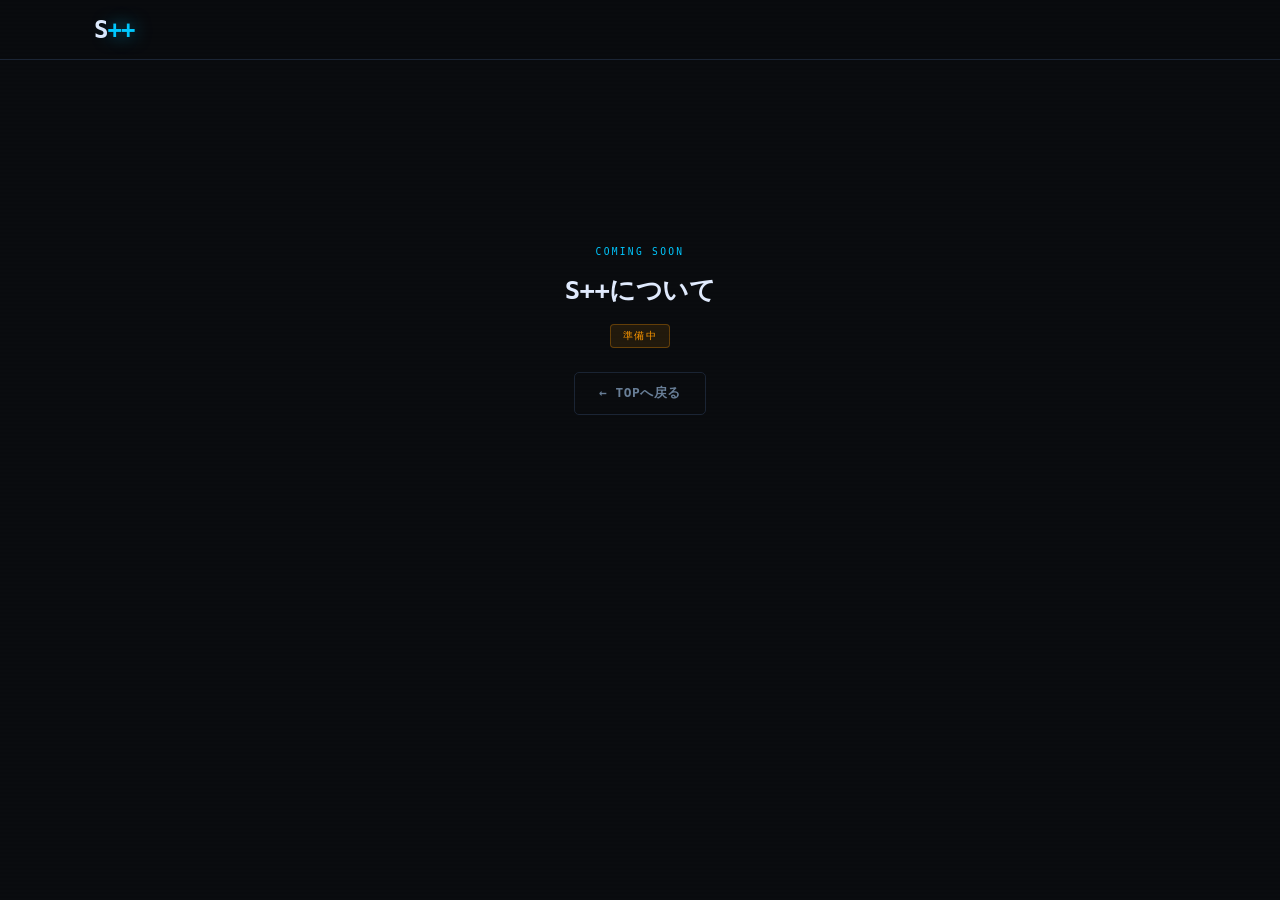
<file: about.html>
<!DOCTYPE html>
<html lang="ja">
<head>
  <meta charset="UTF-8">
  <meta name="viewport" content="width=device-width, initial-scale=1.0">
  <title>S++ | S++について</title>
  <link rel="stylesheet" href="top.css">
  <style>
    .placeholder-wrap {
      min-height: 60vh;
      display: flex;
      flex-direction: column;
      align-items: center;
      justify-content: center;
      gap: 16px;
      color: var(--text-2);
      text-align: center;
      padding: 40px 24px;
    }
    .placeholder-label {
      font-size: .6rem;
      letter-spacing: .24em;
      color: var(--accent);
      text-transform: uppercase;
    }
    .placeholder-title {
      font-size: 1.6rem;
      font-weight: 800;
      color: var(--text-1);
      letter-spacing: -.02em;
    }
    .placeholder-badge {
      font-size: .65rem;
      letter-spacing: .14em;
      padding: 4px 12px;
      background: rgba(255,153,0,.1);
      border: 1px solid rgba(255,153,0,.3);
      color: var(--wip-col);
      border-radius: 4px;
    }
  </style>
</head>
<body>
<nav class="nav">
  <div class="nav-inner">
    <a href="index.html" class="nav-logo">S<span class="nav-logo-accent">++</span></a>
  </div>
</nav>
<div style="padding-top: var(--nav-h);">
  <div class="placeholder-wrap">
    <div class="placeholder-label">COMING SOON</div>
    <h1 class="placeholder-title">S++について</h1>
    <span class="placeholder-badge">準備中</span>
    <a href="index.html" class="btn btn--ghost" style="margin-top:8px;">← TOPへ戻る</a>
  </div>
</div>
</body>
</html>
</file>
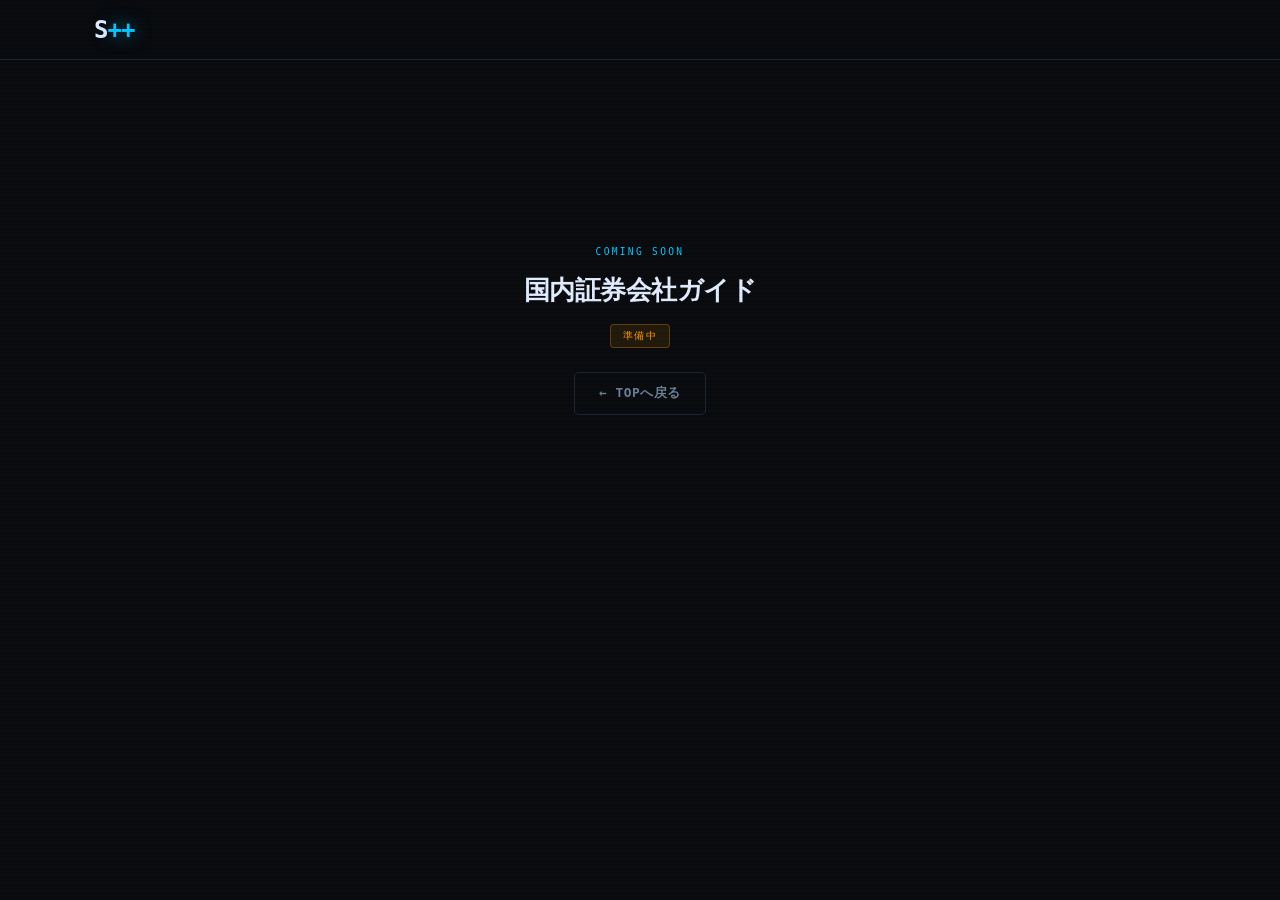
<file: brokers-domestic.html>
<!DOCTYPE html>
<html lang="ja">
<head>
  <meta charset="UTF-8">
  <meta name="viewport" content="width=device-width, initial-scale=1.0">
  <title>S++ | 国内証券会社ガイド</title>
  <link rel="stylesheet" href="top.css">
  <style>
    .placeholder-wrap {
      min-height: 60vh;
      display: flex;
      flex-direction: column;
      align-items: center;
      justify-content: center;
      gap: 16px;
      color: var(--text-2);
      text-align: center;
      padding: 40px 24px;
    }
    .placeholder-label {
      font-size: .6rem;
      letter-spacing: .24em;
      color: var(--accent);
      text-transform: uppercase;
    }
    .placeholder-title {
      font-size: 1.6rem;
      font-weight: 800;
      color: var(--text-1);
      letter-spacing: -.02em;
    }
    .placeholder-badge {
      font-size: .65rem;
      letter-spacing: .14em;
      padding: 4px 12px;
      background: rgba(255,153,0,.1);
      border: 1px solid rgba(255,153,0,.3);
      color: var(--wip-col);
      border-radius: 4px;
    }
  </style>
</head>
<body>
<nav class="nav">
  <div class="nav-inner">
    <a href="index.html" class="nav-logo">S<span class="nav-logo-accent">++</span></a>
  </div>
</nav>
<div style="padding-top: var(--nav-h);">
  <div class="placeholder-wrap">
    <div class="placeholder-label">COMING SOON</div>
    <h1 class="placeholder-title">国内証券会社ガイド</h1>
    <span class="placeholder-badge">準備中</span>
    <a href="index.html" class="btn btn--ghost" style="margin-top:8px;">← TOPへ戻る</a>
  </div>
</div>
</body>
</html>
</file>
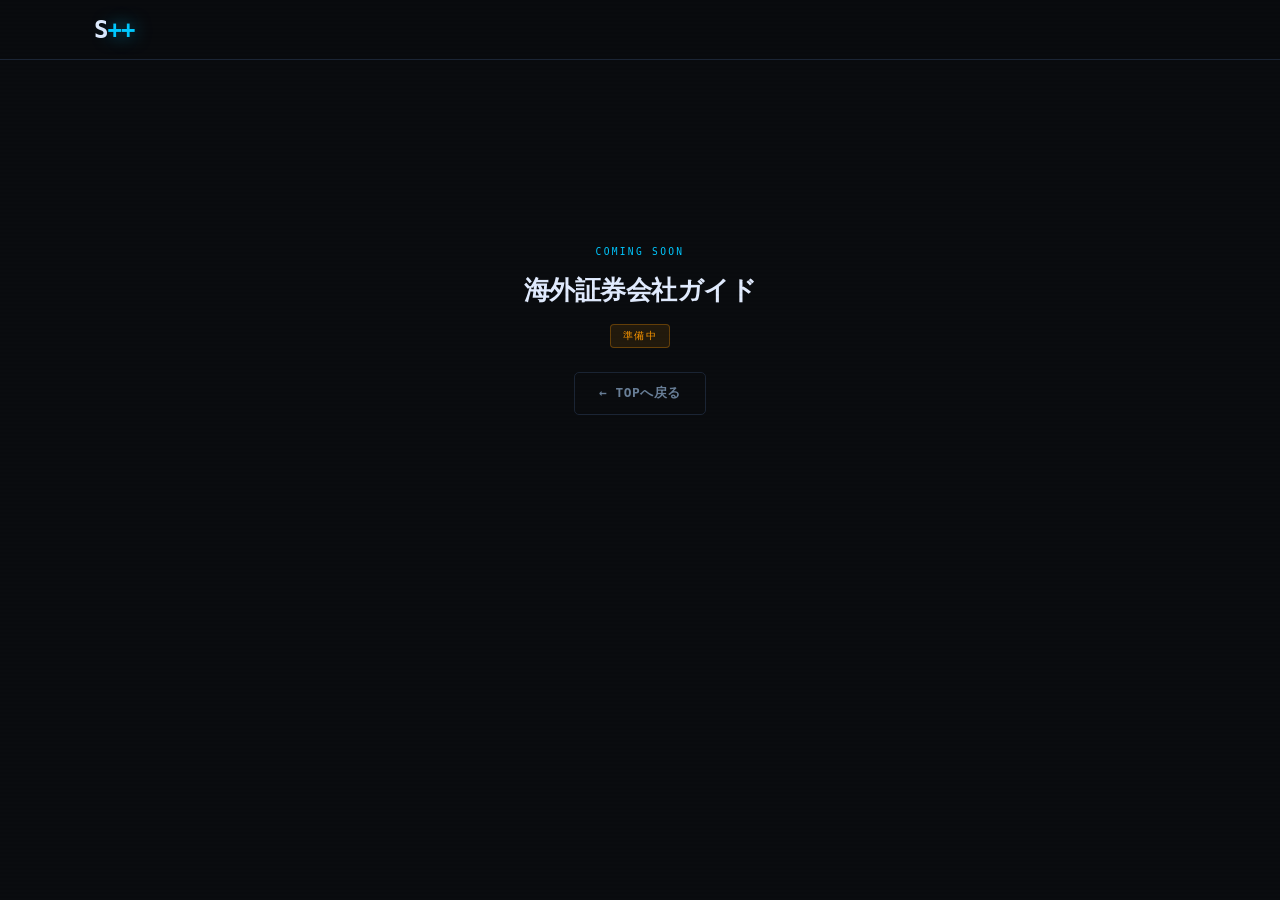
<file: brokers-overseas.html>
<!DOCTYPE html>
<html lang="ja">
<head>
  <meta charset="UTF-8">
  <meta name="viewport" content="width=device-width, initial-scale=1.0">
  <title>S++ | 海外証券会社ガイド</title>
  <link rel="stylesheet" href="top.css">
  <style>
    .placeholder-wrap {
      min-height: 60vh;
      display: flex;
      flex-direction: column;
      align-items: center;
      justify-content: center;
      gap: 16px;
      color: var(--text-2);
      text-align: center;
      padding: 40px 24px;
    }
    .placeholder-label {
      font-size: .6rem;
      letter-spacing: .24em;
      color: var(--accent);
      text-transform: uppercase;
    }
    .placeholder-title {
      font-size: 1.6rem;
      font-weight: 800;
      color: var(--text-1);
      letter-spacing: -.02em;
    }
    .placeholder-badge {
      font-size: .65rem;
      letter-spacing: .14em;
      padding: 4px 12px;
      background: rgba(255,153,0,.1);
      border: 1px solid rgba(255,153,0,.3);
      color: var(--wip-col);
      border-radius: 4px;
    }
  </style>
</head>
<body>
<nav class="nav">
  <div class="nav-inner">
    <a href="index.html" class="nav-logo">S<span class="nav-logo-accent">++</span></a>
  </div>
</nav>
<div style="padding-top: var(--nav-h);">
  <div class="placeholder-wrap">
    <div class="placeholder-label">COMING SOON</div>
    <h1 class="placeholder-title">海外証券会社ガイド</h1>
    <span class="placeholder-badge">準備中</span>
    <a href="index.html" class="btn btn--ghost" style="margin-top:8px;">← TOPへ戻る</a>
  </div>
</div>
</body>
</html>
</file>
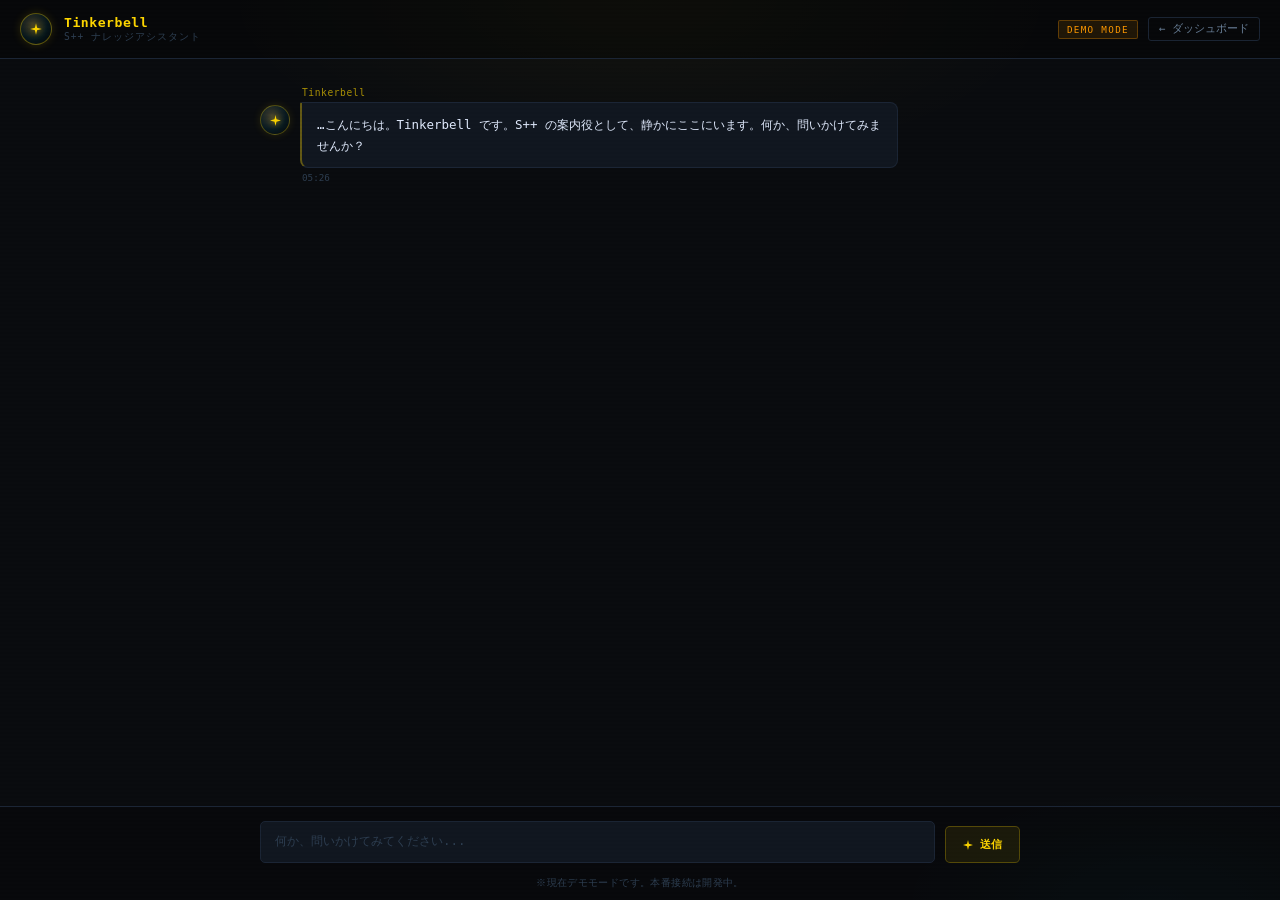
<file: chat.html>
<!DOCTYPE html>
<html lang="ja">
<head>
  <meta charset="UTF-8">
  <meta name="viewport" content="width=device-width, initial-scale=1.0">
  <title>S++ — Tinkerbell</title>
  <style>
    *, *::before, *::after { box-sizing: border-box; margin: 0; padding: 0; }

    :root {
      --bg-base:   #0a0c0f;
      --bg-panel:  #0d1118;
      --bg-card:   #111720;
      --bg-user:   #0c1e2e;
      --border:    #1b2535;
      --accent:    #00c8ff;
      --accent2:   #00ffaa;
      --gold:      #ffd700;
      --gold-dim:  rgba(255,215,0,.65);
      --text-1:    #e2ecff;
      --text-2:    #6a8099;
      --text-3:    #2e3f52;
      --warn:      #ff9900;
    }

    html, body { height: 100%; }

    body {
      background: var(--bg-base);
      color: var(--text-1);
      font-family: 'SF Mono','Fira Code','Consolas',monospace;
      font-size: 13px;
      display: flex;
      flex-direction: column;
      height: 100vh;
      background-image:
        radial-gradient(ellipse 60% 35% at 50% 0%, rgba(255,215,0,.04) 0%, transparent 55%),
        radial-gradient(ellipse 40% 25% at 90% 100%, rgba(0,200,255,.03) 0%, transparent 50%);
    }

    body::after {
      content: '';
      position: fixed; inset: 0; pointer-events: none;
      background: repeating-linear-gradient(0deg, transparent, transparent 2px, rgba(0,0,0,.022) 2px, rgba(0,0,0,.022) 4px);
      z-index: 9999;
    }

    /* ── Header ── */
    .header {
      flex-shrink: 0;
      display: flex;
      align-items: center;
      justify-content: space-between;
      padding: 13px 20px;
      border-bottom: 1px solid var(--border);
      background: rgba(0,0,0,.3);
    }

    .header-left {
      display: flex;
      align-items: center;
      gap: 12px;
    }

    .tb-avatar-sm {
      width: 32px; height: 32px;
      border-radius: 50%;
      background: radial-gradient(circle at 38% 34%,
        rgba(255,240,160,.2) 0%,
        rgba(0,200,255,.08) 55%,
        rgba(0,0,0,.5) 100%);
      border: 1px solid rgba(255,215,0,.35);
      box-shadow: 0 0 10px rgba(255,215,0,.15);
      display: flex; align-items: center; justify-content: center;
      animation: softGlow 4s ease-in-out infinite;
    }

    .tb-avatar-sm svg {
      width: 14px; height: 14px;
      color: var(--gold);
      filter: drop-shadow(0 0 4px rgba(255,215,0,.8));
    }

    @keyframes softGlow {
      0%, 100% { box-shadow: 0 0 10px rgba(255,215,0,.15); }
      50%       { box-shadow: 0 0 18px rgba(255,215,0,.28), 0 0 30px rgba(0,200,255,.08); }
    }

    .header-title {
      display: flex;
      flex-direction: column;
      gap: 1px;
    }

    .header-name {
      font-size: .82rem;
      font-weight: 700;
      color: var(--gold);
      letter-spacing: .04em;
    }

    .header-sub {
      font-size: .6rem;
      color: var(--text-3);
      letter-spacing: .1em;
      text-transform: uppercase;
    }

    .header-right { display: flex; align-items: center; gap: 10px; }

    .demo-badge {
      font-size: .58rem;
      letter-spacing: .14em;
      padding: 3px 8px;
      border-radius: 2px;
      background: rgba(255,153,0,.1);
      border: 1px solid rgba(255,153,0,.3);
      color: var(--warn);
    }

    .back-link {
      font-size: .68rem;
      color: var(--text-2);
      text-decoration: none;
      border: 1px solid var(--border);
      border-radius: 3px;
      padding: 4px 10px;
      transition: color .15s, border-color .15s;
    }
    .back-link:hover { color: var(--accent); border-color: var(--accent); }

    /* ── Messages ── */
    .messages {
      flex: 1;
      overflow-y: auto;
      padding: 28px 20px;
      display: flex;
      flex-direction: column;
      gap: 20px;
      max-width: 800px;
      width: 100%;
      margin: 0 auto;
      scrollbar-width: thin;
      scrollbar-color: var(--border) transparent;
    }

    .messages::-webkit-scrollbar { width: 4px; }
    .messages::-webkit-scrollbar-track { background: transparent; }
    .messages::-webkit-scrollbar-thumb { background: var(--border); border-radius: 2px; }

    .msg {
      display: flex;
      gap: 10px;
      max-width: 84%;
      animation: fadeUp .22s ease;
    }
    @keyframes fadeUp {
      from { opacity: 0; transform: translateY(8px); }
      to   { opacity: 1; transform: translateY(0); }
    }

    .msg--tb   { align-self: flex-start; }
    .msg--user { align-self: flex-end; flex-direction: row-reverse; }

    /* Avatar */
    .msg-avatar {
      flex-shrink: 0;
      width: 30px; height: 30px;
      border-radius: 50%;
      display: flex; align-items: center; justify-content: center;
      margin-top: 18px;
    }

    .msg--tb .msg-avatar {
      background: radial-gradient(circle at 38% 34%,
        rgba(255,240,160,.22) 0%,
        rgba(0,200,255,.08) 55%,
        rgba(0,0,0,.5) 100%);
      border: 1px solid rgba(255,215,0,.3);
      box-shadow: 0 0 8px rgba(255,215,0,.12);
    }

    .msg--tb .msg-avatar svg {
      width: 13px; height: 13px;
      color: var(--gold);
      filter: drop-shadow(0 0 3px rgba(255,215,0,.7));
    }

    .msg--user .msg-avatar {
      background: rgba(0,200,255,.08);
      border: 1px solid rgba(0,200,255,.2);
      font-size: .6rem;
      font-weight: 700;
      color: var(--accent);
    }

    /* Bubble */
    .msg-content {
      display: flex;
      flex-direction: column;
      gap: 4px;
    }

    .msg--user .msg-content { align-items: flex-end; }

    .msg-sender {
      font-size: .6rem;
      letter-spacing: .06em;
      padding: 0 2px;
    }
    .msg--tb   .msg-sender { color: var(--gold-dim); }
    .msg--user .msg-sender { color: rgba(0,200,255,.6); }

    .msg-bubble {
      padding: 11px 15px;
      border-radius: 8px;
      line-height: 1.7;
      font-size: .78rem;
    }

    .msg--tb .msg-bubble {
      background: var(--bg-card);
      border: 1px solid var(--border);
      border-left: 2px solid rgba(255,215,0,.35);
      color: var(--text-1);
      border-top-left-radius: 2px;
    }

    .msg--user .msg-bubble {
      background: var(--bg-user);
      border: 1px solid rgba(0,200,255,.15);
      border-right: 2px solid rgba(0,200,255,.35);
      color: var(--text-1);
      border-top-right-radius: 2px;
    }

    .msg-time {
      font-size: .58rem;
      color: var(--text-3);
      padding: 0 2px;
    }

    /* Typing */
    .typing-dots {
      display: flex;
      gap: 4px;
      padding: 14px 15px;
      align-items: center;
    }
    .typing-dots span {
      width: 5px; height: 5px; border-radius: 50%;
      background: var(--gold);
      opacity: .4;
      animation: typingBlink 1.3s ease-in-out infinite;
    }
    .typing-dots span:nth-child(2) { animation-delay: .2s; }
    .typing-dots span:nth-child(3) { animation-delay: .4s; }
    @keyframes typingBlink { 0%,100% { opacity: .2; } 50% { opacity: .9; } }

    /* ── Input ── */
    .input-area {
      flex-shrink: 0;
      border-top: 1px solid var(--border);
      background: rgba(0,0,0,.22);
    }

    .input-inner {
      max-width: 800px;
      margin: 0 auto;
      padding: 14px 20px;
      display: flex;
      gap: 10px;
      align-items: flex-end;
    }

    .input-field {
      flex: 1;
      background: var(--bg-card);
      border: 1px solid var(--border);
      border-radius: 5px;
      color: var(--text-1);
      font-family: inherit;
      font-size: .78rem;
      padding: 10px 14px;
      resize: none;
      min-height: 42px;
      max-height: 120px;
      line-height: 1.5;
      outline: none;
      transition: border-color .15s;
    }
    .input-field::placeholder { color: var(--text-3); }
    .input-field:focus { border-color: rgba(255,215,0,.3); }

    .send-btn {
      background: rgba(255,215,0,.08);
      border: 1px solid rgba(255,215,0,.25);
      border-radius: 5px;
      color: var(--gold);
      cursor: pointer;
      padding: 10px 16px;
      font-family: inherit;
      font-size: .7rem;
      font-weight: 600;
      letter-spacing: .06em;
      transition: background .15s, border-color .15s;
      display: flex;
      align-items: center;
      gap: 6px;
      flex-shrink: 0;
    }
    .send-btn:hover { background: rgba(255,215,0,.15); border-color: rgba(255,215,0,.45); }
    .send-btn:disabled { opacity: .35; cursor: not-allowed; }
    .send-btn svg { width: 12px; height: 12px; }

    .demo-notice {
      text-align: center;
      font-size: .6rem;
      color: var(--text-3);
      padding: 0 20px 10px;
      letter-spacing: .04em;
    }
  </style>
</head>
<body>

  <header class="header">
    <div class="header-left">
      <div class="tb-avatar-sm">
        <svg viewBox="0 0 24 24" fill="currentColor">
          <path d="M12 2l1.8 7.7L22 12l-8.2 2.3L12 22l-1.8-7.7L2 12l8.2-2.3z"/>
        </svg>
      </div>
      <div class="header-title">
        <span class="header-name">Tinkerbell</span>
        <span class="header-sub">S++ ナレッジアシスタント</span>
      </div>
    </div>
    <div class="header-right">
      <span class="demo-badge">DEMO MODE</span>
      <a class="back-link" href="index.html">← ダッシュボード</a>
    </div>
  </header>

  <div class="messages" id="messages"></div>

  <div class="input-area">
    <div class="input-inner">
      <textarea
        class="input-field"
        id="input"
        placeholder="何か、問いかけてみてください..."
        rows="1"
      ></textarea>
      <button class="send-btn" id="send-btn" onclick="sendMessage()">
        <svg viewBox="0 0 24 24" fill="currentColor">
          <path d="M12 2l1.8 7.7L22 12l-8.2 2.3L12 22l-1.8-7.7L2 12l8.2-2.3z"/>
        </svg>
        送信
      </button>
    </div>
    <div class="demo-notice">※現在デモモードです。本番接続は開発中。</div>
  </div>

  <script>
    const RESPONSES = [
      '波動の長さについて、ナレッジシステムにはこんな定義があります。長さとは値幅のこと。あなたはどう解釈しますか？',
      '環境認識の5ステップ、どのステップが一番難しいと感じますか？',
      'セットアップの評価基準、自分なりの軸はありますか？',
      'その問いは、とても本質的だと思います。もう少し掘り下げてみましょう。',
      '現在私はデモモードです。本番接続後は、ナレッジシステム全体を参照してお答えできるようになります。',
      'そういう見方もできますね。あなたはどちらの解釈が、しっくりきますか？',
      '今の相場、どう感じましたか？言葉にしてみると、見えてくるものがあるかもしれません。',
      '答えを急がなくていいと思います。何が引っかかっているのかを、一緒に整理してみましょう。',
      '支配波動の確認、どのくらいの時間軸まで確認していますか？',
      'トレード後の振り返り、どんな視点で行っていますか？',
    ];

    const msgsEl  = document.getElementById('messages');
    const inputEl = document.getElementById('input');
    const sendBtn = document.getElementById('send-btn');

    function nowStr() {
      const d = new Date();
      return `${String(d.getHours()).padStart(2,'0')}:${String(d.getMinutes()).padStart(2,'0')}`;
    }

    function appendMsg(text, role) {
      const wrap = document.createElement('div');
      wrap.className = `msg msg--${role}`;

      const avatar = document.createElement('div');
      avatar.className = 'msg-avatar';

      if (role === 'tb') {
        avatar.innerHTML = `<svg viewBox="0 0 24 24" fill="currentColor">
          <path d="M12 2l1.8 7.7L22 12l-8.2 2.3L12 22l-1.8-7.7L2 12l8.2-2.3z"/>
        </svg>`;
      } else {
        avatar.textContent = 'YOU';
      }

      const content = document.createElement('div');
      content.className = 'msg-content';

      const sender = document.createElement('div');
      sender.className = 'msg-sender';
      sender.textContent = role === 'tb' ? 'Tinkerbell' : 'You';

      const bubble = document.createElement('div');
      bubble.className = 'msg-bubble';
      bubble.textContent = text;

      const time = document.createElement('div');
      time.className = 'msg-time';
      time.textContent = nowStr();

      content.appendChild(sender);
      content.appendChild(bubble);
      content.appendChild(time);

      wrap.appendChild(avatar);
      wrap.appendChild(content);
      msgsEl.appendChild(wrap);
      msgsEl.scrollTop = msgsEl.scrollHeight;
    }

    function showTyping() {
      const wrap = document.createElement('div');
      wrap.className = 'msg msg--tb';
      wrap.id = 'typing';

      const avatar = document.createElement('div');
      avatar.className = 'msg-avatar';
      avatar.innerHTML = `<svg viewBox="0 0 24 24" fill="currentColor">
        <path d="M12 2l1.8 7.7L22 12l-8.2 2.3L12 22l-1.8-7.7L2 12l8.2-2.3z"/>
      </svg>`;

      const bubble = document.createElement('div');
      bubble.className = 'msg-bubble typing-dots';
      bubble.innerHTML = '<span></span><span></span><span></span>';

      wrap.appendChild(avatar);
      wrap.appendChild(bubble);
      msgsEl.appendChild(wrap);
      msgsEl.scrollTop = msgsEl.scrollHeight;
    }

    function hideTyping() {
      const el = document.getElementById('typing');
      if (el) el.remove();
    }

    async function sendMessage() {
      const text = inputEl.value.trim();
      if (!text || sendBtn.disabled) return;

      inputEl.value = '';
      inputEl.style.height = '';
      sendBtn.disabled = true;

      appendMsg(text, 'user');
      showTyping();

      await new Promise(r => setTimeout(r, 1000 + Math.random() * 700));

      hideTyping();
      const reply = RESPONSES[Math.floor(Math.random() * RESPONSES.length)];
      appendMsg(reply, 'tb');
      sendBtn.disabled = false;
      inputEl.focus();
    }

    inputEl.addEventListener('keydown', e => {
      if (e.key === 'Enter' && !e.shiftKey) {
        e.preventDefault();
        sendMessage();
      }
    });

    inputEl.addEventListener('input', () => {
      inputEl.style.height = '';
      inputEl.style.height = Math.min(inputEl.scrollHeight, 120) + 'px';
    });

    // Welcome message
    appendMsg('…こんにちは。Tinkerbell です。S++ の案内役として、静かにここにいます。何か、問いかけてみませんか？', 'tb');
  </script>

</body>
</html>
</file>
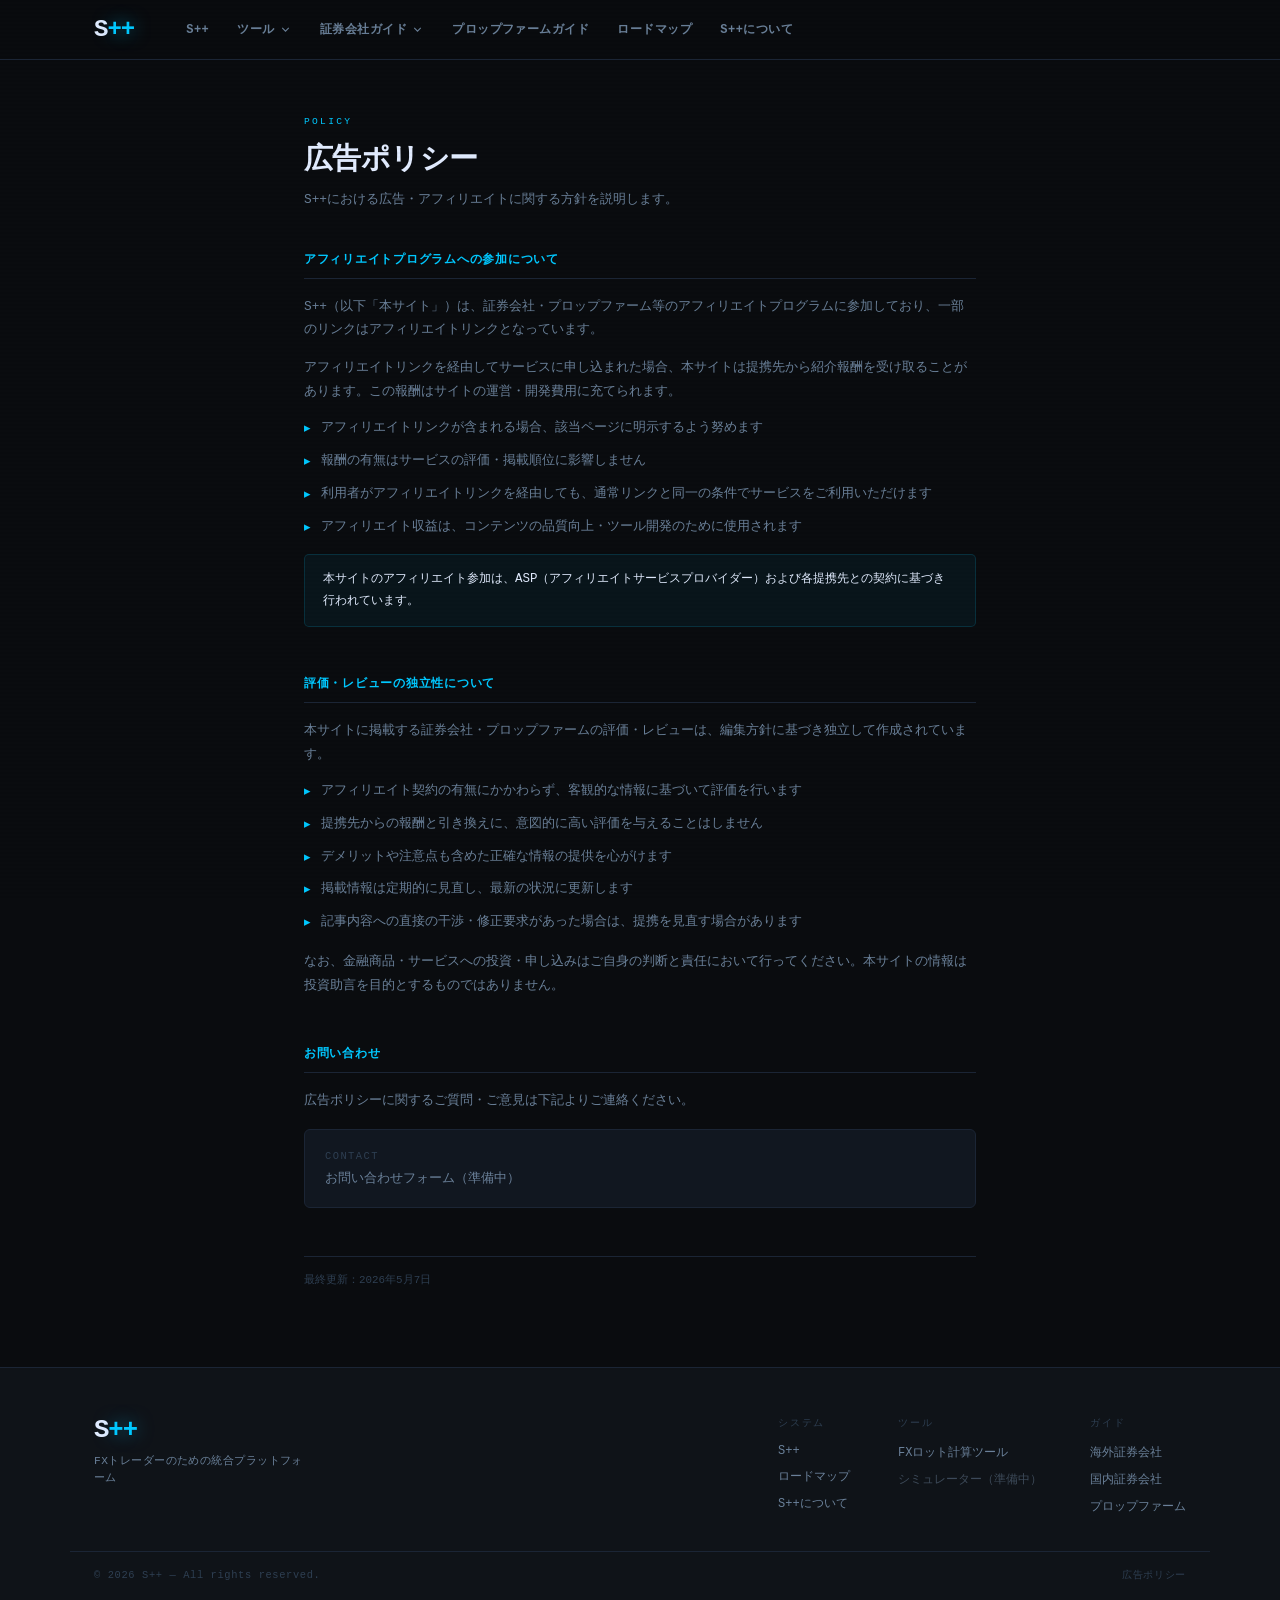
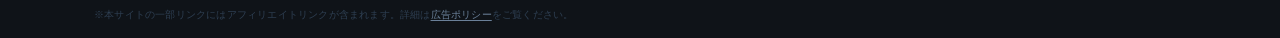
<file: privacy.html>
<!DOCTYPE html>
<html lang="ja">
<head>
  <meta charset="UTF-8">
  <meta name="viewport" content="width=device-width, initial-scale=1.0">
  <title>S++ | 広告ポリシー</title>
  <link rel="stylesheet" href="top.css">
  <style>
    .policy-wrap {
      max-width: 720px;
      margin: 0 auto;
      padding: 56px 24px 80px;
    }

    .policy-section {
      margin-bottom: 48px;
    }

    .policy-section-title {
      font-size: .78rem;
      font-weight: 800;
      letter-spacing: .06em;
      color: var(--accent);
      text-transform: uppercase;
      margin-bottom: 16px;
      padding-bottom: 10px;
      border-bottom: 1px solid var(--border);
    }

    .policy-text {
      font-size: .8rem;
      color: var(--text-2);
      line-height: 1.85;
    }

    .policy-text + .policy-text {
      margin-top: 14px;
    }

    .policy-list {
      list-style: none;
      display: flex;
      flex-direction: column;
      gap: 10px;
      margin-top: 14px;
    }

    .policy-list li {
      display: flex;
      gap: 10px;
      font-size: .8rem;
      color: var(--text-2);
      line-height: 1.7;
    }

    .policy-list li::before {
      content: '▸';
      color: var(--accent);
      flex-shrink: 0;
      margin-top: 1px;
    }

    .policy-highlight {
      display: block;
      margin-top: 16px;
      padding: 14px 18px;
      background: rgba(0,200,255,.05);
      border: 1px solid rgba(0,200,255,.15);
      border-radius: 5px;
      font-size: .78rem;
      color: var(--text-1);
      line-height: 1.7;
    }

    .policy-contact {
      padding: 20px;
      background: var(--bg-card);
      border: 1px solid var(--border);
      border-radius: 6px;
    }

    .policy-contact-label {
      font-size: .65rem;
      letter-spacing: .14em;
      color: var(--text-3);
      text-transform: uppercase;
      margin-bottom: 8px;
    }

    .policy-contact-val {
      font-size: .8rem;
      color: var(--text-2);
    }

    .policy-updated {
      font-size: .68rem;
      color: var(--text-3);
      margin-top: 40px;
      padding-top: 16px;
      border-top: 1px solid var(--border);
    }
  </style>
</head>
<body>

<!-- ── Navigation ── -->
<nav class="nav">
  <div class="nav-inner">
    <a href="index.html" class="nav-logo">S<span class="nav-logo-accent">++</span></a>
    <ul class="nav-links">
      <li><a href="s-plus-plus.html" class="nav-link">S++</a></li>
      <li class="nav-dropdown">
        <span class="nav-link nav-link--drop">ツール <svg viewBox="0 0 24 24" fill="none" stroke="currentColor" stroke-width="2"><path d="M6 9l6 6 6-6"/></svg></span>
        <ul class="dropdown-menu">
          <li><a href="https://fx-lot-calculator-xi.vercel.app" target="_blank" class="dropdown-item"><span class="dropdown-icon">⚡</span>FXロット計算ツール<span class="dropdown-ext">↗</span></a></li>
          <li><a href="simulator.html" class="dropdown-item dropdown-item--wip"><span class="dropdown-icon">📊</span>シミュレーター<span class="dropdown-badge">準備中</span></a></li>
        </ul>
      </li>
      <li class="nav-dropdown">
        <span class="nav-link nav-link--drop">証券会社ガイド <svg viewBox="0 0 24 24" fill="none" stroke="currentColor" stroke-width="2"><path d="M6 9l6 6 6-6"/></svg></span>
        <ul class="dropdown-menu">
          <li><a href="brokers-overseas.html" class="dropdown-item"><span class="dropdown-icon">🌍</span>海外証券会社</a></li>
          <li><a href="brokers-domestic.html" class="dropdown-item"><span class="dropdown-icon">🗾</span>国内証券会社</a></li>
        </ul>
      </li>
      <li><a href="prop-firms.html" class="nav-link">プロップファームガイド</a></li>
      <li><a href="roadmap.html" class="nav-link">ロードマップ</a></li>
      <li><a href="about.html" class="nav-link">S++について</a></li>
    </ul>
    <button class="nav-hamburger" id="hamburger" aria-label="メニュー"><span></span><span></span><span></span></button>
  </div>
</nav>

<div class="mobile-menu" id="mobile-menu">
  <a href="s-plus-plus.html" class="mobile-link">S++</a>
  <a href="roadmap.html" class="mobile-link">ロードマップ</a>
  <a href="about.html" class="mobile-link">S++について</a>
</div>

<div style="padding-top: var(--nav-h);">
  <div class="policy-wrap">

    <!-- ページタイトル -->
    <div style="margin-bottom:40px;">
      <div class="section-label" style="margin-bottom:12px;">POLICY</div>
      <h1 style="font-size:1.8rem;font-weight:800;letter-spacing:-.02em;color:var(--text-1);margin-bottom:10px;">広告ポリシー</h1>
      <p style="font-size:.8rem;color:var(--text-2);line-height:1.7;">S++における広告・アフィリエイトに関する方針を説明します。</p>
    </div>

    <!-- アフィリエイトプログラムへの参加 -->
    <div class="policy-section">
      <div class="policy-section-title">アフィリエイトプログラムへの参加について</div>
      <p class="policy-text">
        S++（以下「本サイト」）は、証券会社・プロップファーム等のアフィリエイトプログラムに参加しており、一部のリンクはアフィリエイトリンクとなっています。
      </p>
      <p class="policy-text">
        アフィリエイトリンクを経由してサービスに申し込まれた場合、本サイトは提携先から紹介報酬を受け取ることがあります。この報酬はサイトの運営・開発費用に充てられます。
      </p>
      <ul class="policy-list">
        <li>アフィリエイトリンクが含まれる場合、該当ページに明示するよう努めます</li>
        <li>報酬の有無はサービスの評価・掲載順位に影響しません</li>
        <li>利用者がアフィリエイトリンクを経由しても、通常リンクと同一の条件でサービスをご利用いただけます</li>
        <li>アフィリエイト収益は、コンテンツの品質向上・ツール開発のために使用されます</li>
      </ul>
      <span class="policy-highlight">
        本サイトのアフィリエイト参加は、ASP（アフィリエイトサービスプロバイダー）および各提携先との契約に基づき行われています。
      </span>
    </div>

    <!-- 評価・レビューの独立性 -->
    <div class="policy-section">
      <div class="policy-section-title">評価・レビューの独立性について</div>
      <p class="policy-text">
        本サイトに掲載する証券会社・プロップファームの評価・レビューは、編集方針に基づき独立して作成されています。
      </p>
      <ul class="policy-list">
        <li>アフィリエイト契約の有無にかかわらず、客観的な情報に基づいて評価を行います</li>
        <li>提携先からの報酬と引き換えに、意図的に高い評価を与えることはしません</li>
        <li>デメリットや注意点も含めた正確な情報の提供を心がけます</li>
        <li>掲載情報は定期的に見直し、最新の状況に更新します</li>
        <li>記事内容への直接の干渉・修正要求があった場合は、提携を見直す場合があります</li>
      </ul>
      <p class="policy-text" style="margin-top:16px;">
        なお、金融商品・サービスへの投資・申し込みはご自身の判断と責任において行ってください。本サイトの情報は投資助言を目的とするものではありません。
      </p>
    </div>

    <!-- お問い合わせ先 -->
    <div class="policy-section">
      <div class="policy-section-title">お問い合わせ</div>
      <p class="policy-text" style="margin-bottom:16px;">
        広告ポリシーに関するご質問・ご意見は下記よりご連絡ください。
      </p>
      <div class="policy-contact">
        <div class="policy-contact-label">Contact</div>
        <div class="policy-contact-val">お問い合わせフォーム（準備中）</div>
      </div>
    </div>

    <div class="policy-updated">最終更新：2026年5月7日</div>

  </div>
</div>

<!-- ── Footer ── -->
<footer class="footer">
  <div class="footer-inner">
    <div class="footer-brand">
      <span class="footer-logo">S<span class="footer-logo-accent">++</span></span>
      <span class="footer-tagline">FXトレーダーのための統合プラットフォーム</span>
    </div>
    <div class="footer-links">
      <div class="footer-col">
        <span class="footer-col-title">システム</span>
        <a href="s-plus-plus.html" class="footer-link">S++</a>
        <a href="roadmap.html" class="footer-link">ロードマップ</a>
        <a href="about.html" class="footer-link">S++について</a>
      </div>
      <div class="footer-col">
        <span class="footer-col-title">ツール</span>
        <a href="https://fx-lot-calculator-xi.vercel.app" target="_blank" class="footer-link">FXロット計算ツール</a>
        <a href="simulator.html" class="footer-link footer-link--wip">シミュレーター（準備中）</a>
      </div>
      <div class="footer-col">
        <span class="footer-col-title">ガイド</span>
        <a href="brokers-overseas.html" class="footer-link">海外証券会社</a>
        <a href="brokers-domestic.html" class="footer-link">国内証券会社</a>
        <a href="prop-firms.html" class="footer-link">プロップファーム</a>
      </div>
    </div>
  </div>
  <div class="footer-bottom">
    <span>© 2026 S++ — All rights reserved.</span>
    <a href="privacy.html" class="footer-link" style="font-size:.65rem;color:var(--text-3);">広告ポリシー</a>
  </div>
  <div class="footer-affiliate">
    ※本サイトの一部リンクにはアフィリエイトリンクが含まれます。詳細は<a href="privacy.html" class="footer-affiliate-link">広告ポリシー</a>をご覧ください。
  </div>
</footer>

<script src="top.js"></script>
</body>
</html>
</file>
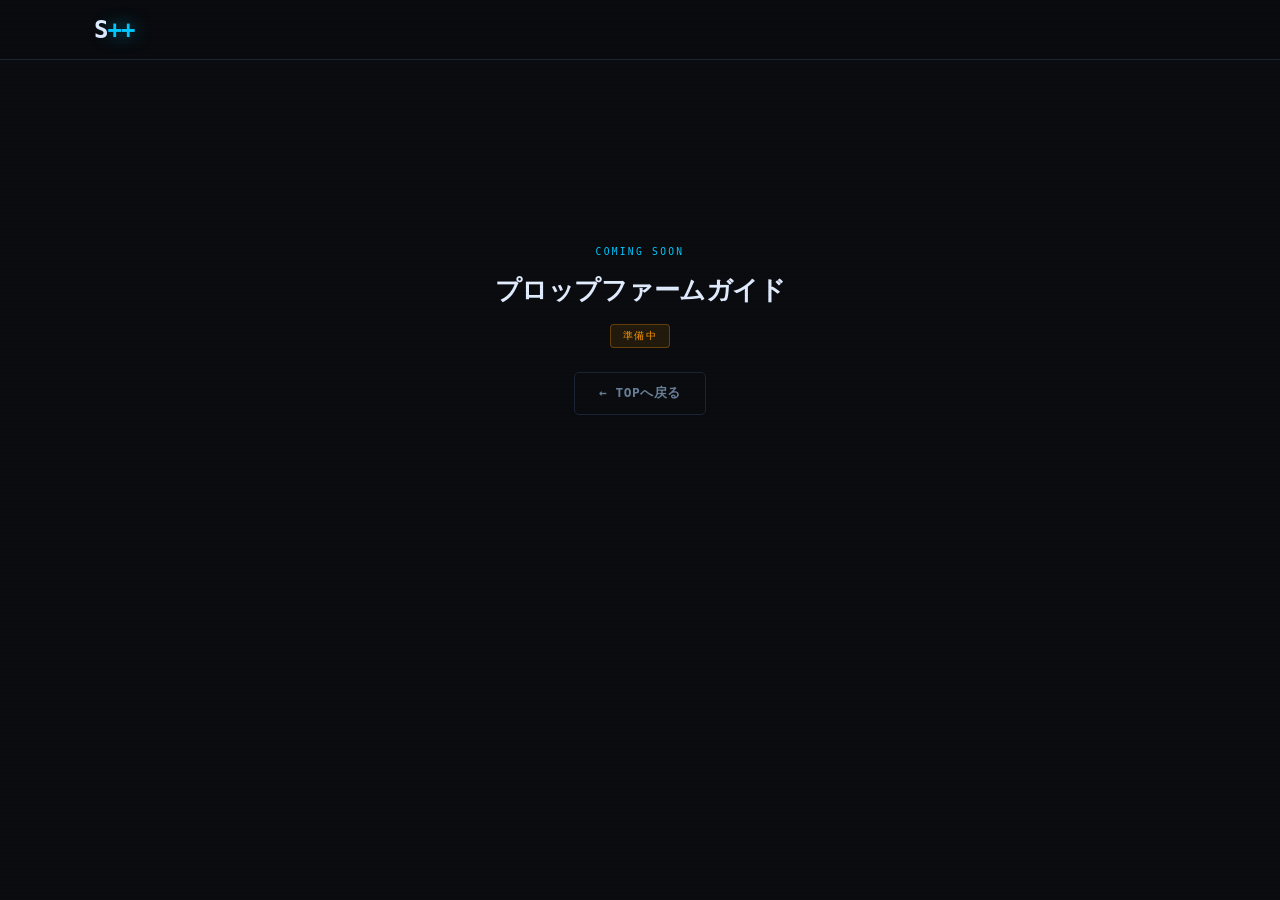
<file: prop-firms.html>
<!DOCTYPE html>
<html lang="ja">
<head>
  <meta charset="UTF-8">
  <meta name="viewport" content="width=device-width, initial-scale=1.0">
  <title>S++ | プロップファームガイド</title>
  <link rel="stylesheet" href="top.css">
  <style>
    .placeholder-wrap {
      min-height: 60vh;
      display: flex;
      flex-direction: column;
      align-items: center;
      justify-content: center;
      gap: 16px;
      color: var(--text-2);
      text-align: center;
      padding: 40px 24px;
    }
    .placeholder-label {
      font-size: .6rem;
      letter-spacing: .24em;
      color: var(--accent);
      text-transform: uppercase;
    }
    .placeholder-title {
      font-size: 1.6rem;
      font-weight: 800;
      color: var(--text-1);
      letter-spacing: -.02em;
    }
    .placeholder-badge {
      font-size: .65rem;
      letter-spacing: .14em;
      padding: 4px 12px;
      background: rgba(255,153,0,.1);
      border: 1px solid rgba(255,153,0,.3);
      color: var(--wip-col);
      border-radius: 4px;
    }
  </style>
</head>
<body>
<nav class="nav">
  <div class="nav-inner">
    <a href="index.html" class="nav-logo">S<span class="nav-logo-accent">++</span></a>
  </div>
</nav>
<div style="padding-top: var(--nav-h);">
  <div class="placeholder-wrap">
    <div class="placeholder-label">COMING SOON</div>
    <h1 class="placeholder-title">プロップファームガイド</h1>
    <span class="placeholder-badge">準備中</span>
    <a href="index.html" class="btn btn--ghost" style="margin-top:8px;">← TOPへ戻る</a>
  </div>
</div>
</body>
</html>
</file>
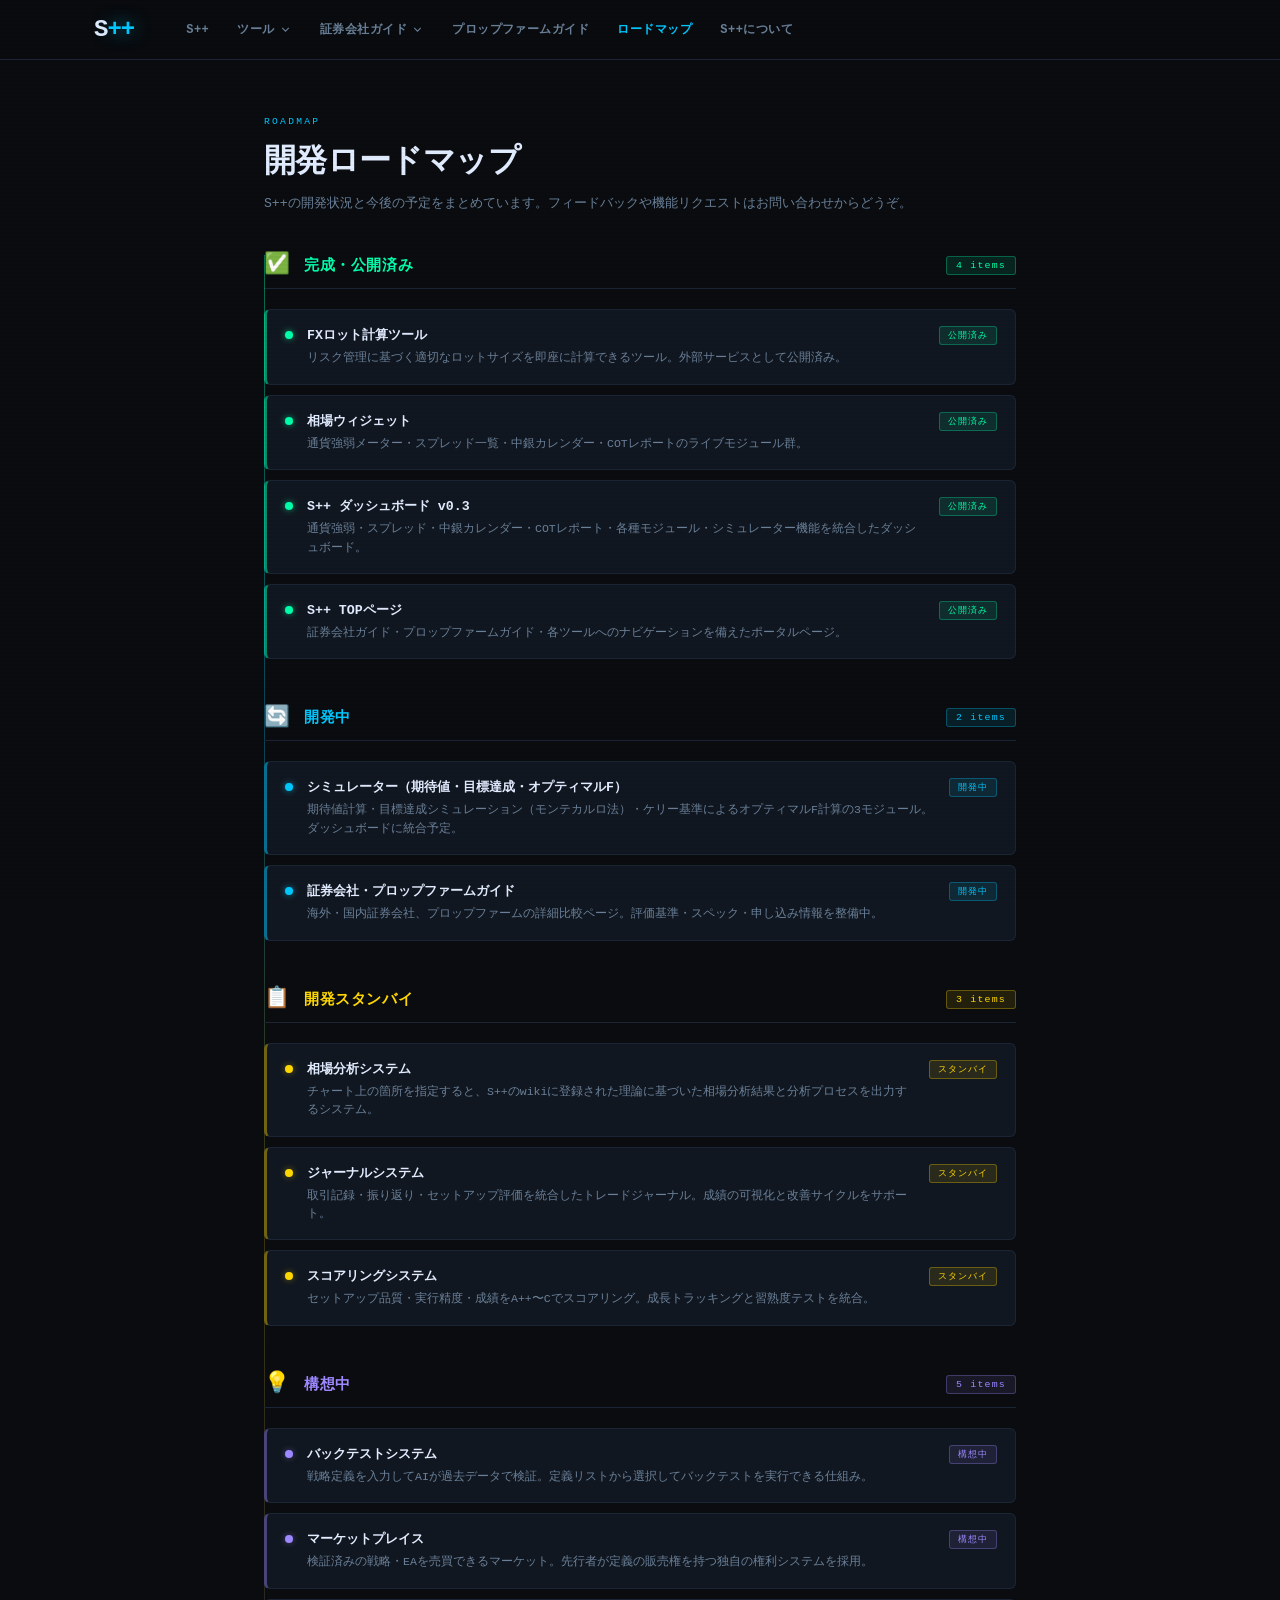
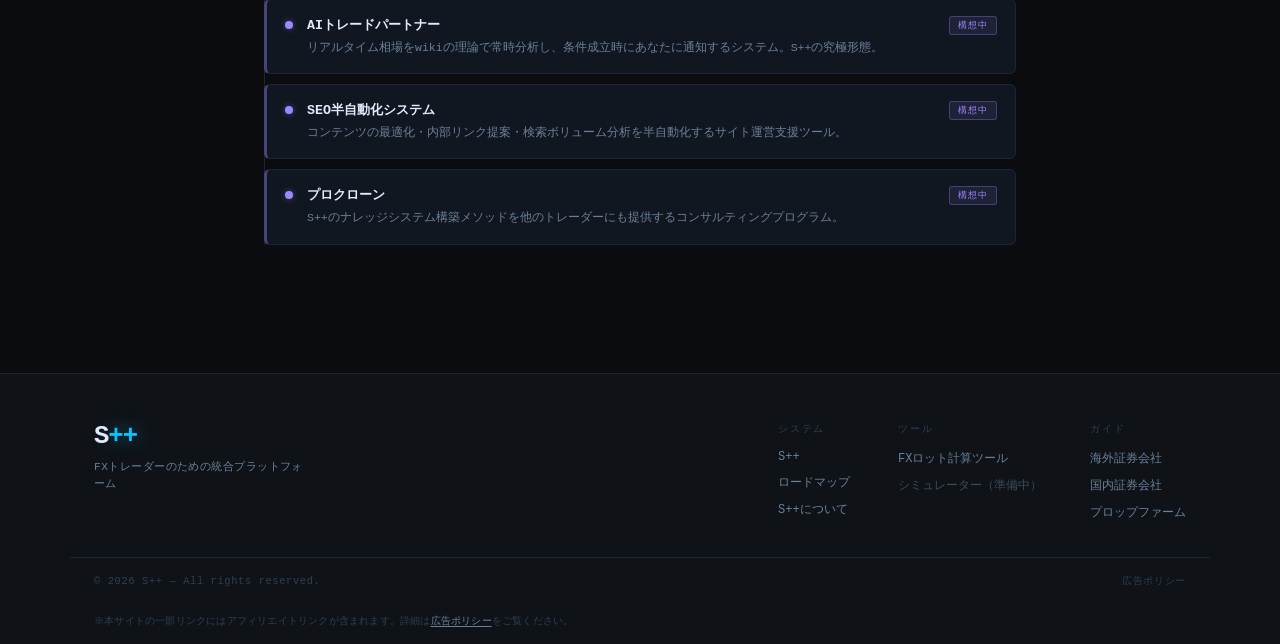
<file: roadmap.html>
<!DOCTYPE html>
<html lang="ja">
<head>
  <meta charset="UTF-8">
  <meta name="viewport" content="width=device-width, initial-scale=1.0">
  <title>S++ | ロードマップ</title>
  <link rel="stylesheet" href="top.css">
  <style>
    .roadmap-wrap {
      max-width: 800px;
      margin: 0 auto;
      padding: 0 24px 80px;
    }

    .roadmap-phase {
      margin-bottom: 48px;
    }

    .phase-header {
      display: flex;
      align-items: center;
      gap: 14px;
      margin-bottom: 20px;
      padding-bottom: 12px;
      border-bottom: 1px solid var(--border);
    }

    .phase-icon {
      font-size: 1.3rem;
      line-height: 1;
    }

    .phase-title {
      font-size: .95rem;
      font-weight: 800;
      letter-spacing: .04em;
    }

    .phase-count {
      margin-left: auto;
      font-size: .62rem;
      letter-spacing: .12em;
      padding: 3px 9px;
      border-radius: 3px;
    }

    /* phase color tokens */
    .phase--done   .phase-title { color: #00ffaa; }
    .phase--done   .phase-count { background: rgba(0,255,170,.1); border: 1px solid rgba(0,255,170,.3); color: #00ffaa; }
    .phase--active .phase-title { color: #00c8ff; }
    .phase--active .phase-count { background: rgba(0,200,255,.1); border: 1px solid rgba(0,200,255,.3); color: #00c8ff; }
    .phase--standby .phase-title { color: #ffd700; }
    .phase--standby .phase-count { background: rgba(255,215,0,.1); border: 1px solid rgba(255,215,0,.3); color: #ffd700; }
    .phase--idea   .phase-title { color: #9c88ff; }
    .phase--idea   .phase-count { background: rgba(156,136,255,.1); border: 1px solid rgba(156,136,255,.3); color: #9c88ff; }

    .rm-list {
      display: flex;
      flex-direction: column;
      gap: 10px;
    }

    .rm-item {
      display: flex;
      align-items: flex-start;
      gap: 14px;
      padding: 16px 18px;
      background: var(--bg-card);
      border: 1px solid var(--border);
      border-radius: 6px;
      transition: border-color .15s, background .15s;
    }
    .rm-item:hover { background: var(--bg-card-hv); }

    .phase--done   .rm-item { border-left: 3px solid rgba(0,255,170,.5); }
    .phase--active .rm-item { border-left: 3px solid rgba(0,200,255,.5); }
    .phase--standby .rm-item { border-left: 3px solid rgba(255,215,0,.4); }
    .phase--idea   .rm-item { border-left: 3px solid rgba(156,136,255,.4); }

    .rm-dot {
      width: 8px; height: 8px;
      border-radius: 50%;
      flex-shrink: 0;
      margin-top: 5px;
    }
    .phase--done    .rm-dot { background: #00ffaa; box-shadow: 0 0 6px rgba(0,255,170,.6); }
    .phase--active  .rm-dot { background: #00c8ff; box-shadow: 0 0 6px rgba(0,200,255,.6); animation: pulse 2s ease-in-out infinite; }
    .phase--standby .rm-dot { background: #ffd700; box-shadow: 0 0 6px rgba(255,215,0,.4); }
    .phase--idea    .rm-dot { background: #9c88ff; box-shadow: 0 0 6px rgba(156,136,255,.4); }

    @keyframes pulse { 0%,100%{opacity:1}50%{opacity:.35} }

    .rm-body { display: flex; flex-direction: column; gap: 5px; flex: 1; }

    .rm-title {
      font-size: .83rem;
      font-weight: 700;
      color: var(--text-1);
    }

    .rm-desc {
      font-size: .72rem;
      color: var(--text-2);
      line-height: 1.6;
    }

    .rm-tag {
      display: inline-flex;
      align-items: center;
      font-size: .58rem;
      letter-spacing: .1em;
      padding: 2px 8px;
      border-radius: 3px;
      margin-left: auto;
      flex-shrink: 0;
      align-self: flex-start;
    }
    .tag--done    { background: rgba(0,255,170,.1); border: 1px solid rgba(0,255,170,.3); color: #00ffaa; }
    .tag--active  { background: rgba(0,200,255,.1); border: 1px solid rgba(0,200,255,.3); color: #00c8ff; }
    .tag--standby { background: rgba(255,215,0,.1);  border: 1px solid rgba(255,215,0,.3);  color: #ffd700; }
    .tag--idea    { background: rgba(156,136,255,.1);border: 1px solid rgba(156,136,255,.3);color: #9c88ff; }

    /* timeline connector */
    .roadmap-timeline {
      position: relative;
    }
    .roadmap-timeline::before {
      content: '';
      position: absolute;
      left: 0;
      top: 0; bottom: 0;
      width: 1px;
      background: linear-gradient(to bottom,
        rgba(0,255,170,.4) 0%,
        rgba(0,200,255,.3) 30%,
        rgba(255,215,0,.2) 60%,
        rgba(156,136,255,.15) 100%
      );
      pointer-events: none;
    }

    .roadmap-phase + .roadmap-phase {
      position: relative;
    }
  </style>
</head>
<body>

<!-- ── Navigation ── -->
<nav class="nav">
  <div class="nav-inner">
    <a href="index.html" class="nav-logo">S<span class="nav-logo-accent">++</span></a>
    <ul class="nav-links">
      <li><a href="s-plus-plus.html" class="nav-link">S++</a></li>
      <li class="nav-dropdown">
        <span class="nav-link nav-link--drop">ツール <svg viewBox="0 0 24 24" fill="none" stroke="currentColor" stroke-width="2"><path d="M6 9l6 6 6-6"/></svg></span>
        <ul class="dropdown-menu">
          <li><a href="https://fx-lot-calculator-xi.vercel.app" target="_blank" class="dropdown-item"><span class="dropdown-icon">⚡</span>FXロット計算ツール<span class="dropdown-ext">↗</span></a></li>
          <li><a href="simulator.html" class="dropdown-item dropdown-item--wip"><span class="dropdown-icon">📊</span>シミュレーター<span class="dropdown-badge">準備中</span></a></li>
        </ul>
      </li>
      <li class="nav-dropdown">
        <span class="nav-link nav-link--drop">証券会社ガイド <svg viewBox="0 0 24 24" fill="none" stroke="currentColor" stroke-width="2"><path d="M6 9l6 6 6-6"/></svg></span>
        <ul class="dropdown-menu">
          <li><a href="brokers-overseas.html" class="dropdown-item"><span class="dropdown-icon">🌍</span>海外証券会社</a></li>
          <li><a href="brokers-domestic.html" class="dropdown-item"><span class="dropdown-icon">🗾</span>国内証券会社</a></li>
        </ul>
      </li>
      <li><a href="prop-firms.html" class="nav-link">プロップファームガイド</a></li>
      <li><a href="roadmap.html" class="nav-link" style="color:var(--accent)">ロードマップ</a></li>
      <li><a href="about.html" class="nav-link">S++について</a></li>
    </ul>
    <button class="nav-hamburger" id="hamburger" aria-label="メニュー"><span></span><span></span><span></span></button>
  </div>
</nav>

<!-- ── Mobile Menu ── -->
<div class="mobile-menu" id="mobile-menu">
  <a href="s-plus-plus.html" class="mobile-link">S++</a>
  <div class="mobile-group-label">ツール</div>
  <a href="https://fx-lot-calculator-xi.vercel.app" target="_blank" class="mobile-link mobile-link--sub">FXロット計算ツール ↗</a>
  <a href="simulator.html" class="mobile-link mobile-link--sub mobile-link--wip">シミュレーター（準備中）</a>
  <div class="mobile-group-label">証券会社ガイド</div>
  <a href="brokers-overseas.html" class="mobile-link mobile-link--sub">海外証券会社</a>
  <a href="brokers-domestic.html" class="mobile-link mobile-link--sub">国内証券会社</a>
  <a href="prop-firms.html" class="mobile-link">プロップファームガイド</a>
  <a href="roadmap.html" class="mobile-link">ロードマップ</a>
  <a href="about.html" class="mobile-link">S++について</a>
</div>

<!-- ── Page Header ── -->
<div style="padding-top: var(--nav-h);">
  <div style="max-width:800px;margin:0 auto;padding:56px 24px 40px;">
    <div class="section-label" style="margin-bottom:12px;">ROADMAP</div>
    <h1 style="font-size:2rem;font-weight:800;letter-spacing:-.02em;color:var(--text-1);margin-bottom:10px;">開発ロードマップ</h1>
    <p style="font-size:.82rem;color:var(--text-2);line-height:1.7;">S++の開発状況と今後の予定をまとめています。フィードバックや機能リクエストはお問い合わせからどうぞ。</p>
  </div>
</div>

<!-- ── Roadmap Content ── -->
<div class="roadmap-wrap">
  <div class="roadmap-timeline">

    <!-- ✅ 完成 -->
    <div class="roadmap-phase phase--done">
      <div class="phase-header">
        <span class="phase-icon">✅</span>
        <span class="phase-title">完成・公開済み</span>
        <span class="phase-count">4 items</span>
      </div>
      <div class="rm-list">

        <div class="rm-item">
          <span class="rm-dot"></span>
          <div class="rm-body">
            <span class="rm-title">FXロット計算ツール</span>
            <span class="rm-desc">リスク管理に基づく適切なロットサイズを即座に計算できるツール。外部サービスとして公開済み。</span>
          </div>
          <span class="rm-tag tag--done">公開済み</span>
        </div>

        <div class="rm-item">
          <span class="rm-dot"></span>
          <div class="rm-body">
            <span class="rm-title">相場ウィジェット</span>
            <span class="rm-desc">通貨強弱メーター・スプレッド一覧・中銀カレンダー・COTレポートのライブモジュール群。</span>
          </div>
          <span class="rm-tag tag--done">公開済み</span>
        </div>

        <div class="rm-item">
          <span class="rm-dot"></span>
          <div class="rm-body">
            <span class="rm-title">S++ ダッシュボード v0.3</span>
            <span class="rm-desc">通貨強弱・スプレッド・中銀カレンダー・COTレポート・各種モジュール・シミュレーター機能を統合したダッシュボード。</span>
          </div>
          <span class="rm-tag tag--done">公開済み</span>
        </div>

        <div class="rm-item">
          <span class="rm-dot"></span>
          <div class="rm-body">
            <span class="rm-title">S++ TOPページ</span>
            <span class="rm-desc">証券会社ガイド・プロップファームガイド・各ツールへのナビゲーションを備えたポータルページ。</span>
          </div>
          <span class="rm-tag tag--done">公開済み</span>
        </div>

      </div>
    </div>

    <!-- 🔄 開発中 -->
    <div class="roadmap-phase phase--active">
      <div class="phase-header">
        <span class="phase-icon">🔄</span>
        <span class="phase-title">開発中</span>
        <span class="phase-count">2 items</span>
      </div>
      <div class="rm-list">

        <div class="rm-item">
          <span class="rm-dot"></span>
          <div class="rm-body">
            <span class="rm-title">シミュレーター（期待値・目標達成・オプティマルF）</span>
            <span class="rm-desc">期待値計算・目標達成シミュレーション（モンテカルロ法）・ケリー基準によるオプティマルF計算の3モジュール。ダッシュボードに統合予定。</span>
          </div>
          <span class="rm-tag tag--active">開発中</span>
        </div>

        <div class="rm-item">
          <span class="rm-dot"></span>
          <div class="rm-body">
            <span class="rm-title">証券会社・プロップファームガイド</span>
            <span class="rm-desc">海外・国内証券会社、プロップファームの詳細比較ページ。評価基準・スペック・申し込み情報を整備中。</span>
          </div>
          <span class="rm-tag tag--active">開発中</span>
        </div>

      </div>
    </div>

    <!-- 📋 開発スタンバイ -->
    <div class="roadmap-phase phase--standby">
      <div class="phase-header">
        <span class="phase-icon">📋</span>
        <span class="phase-title">開発スタンバイ</span>
        <span class="phase-count">3 items</span>
      </div>
      <div class="rm-list">

        <div class="rm-item">
          <span class="rm-dot"></span>
          <div class="rm-body">
            <span class="rm-title">相場分析システム</span>
            <span class="rm-desc">チャート上の箇所を指定すると、S++のwikiに登録された理論に基づいた相場分析結果と分析プロセスを出力するシステム。</span>
          </div>
          <span class="rm-tag tag--standby">スタンバイ</span>
        </div>

        <div class="rm-item">
          <span class="rm-dot"></span>
          <div class="rm-body">
            <span class="rm-title">ジャーナルシステム</span>
            <span class="rm-desc">取引記録・振り返り・セットアップ評価を統合したトレードジャーナル。成績の可視化と改善サイクルをサポート。</span>
          </div>
          <span class="rm-tag tag--standby">スタンバイ</span>
        </div>

        <div class="rm-item">
          <span class="rm-dot"></span>
          <div class="rm-body">
            <span class="rm-title">スコアリングシステム</span>
            <span class="rm-desc">セットアップ品質・実行精度・成績をA++〜Cでスコアリング。成長トラッキングと習熟度テストを統合。</span>
          </div>
          <span class="rm-tag tag--standby">スタンバイ</span>
        </div>

      </div>
    </div>

    <!-- 💡 構想中 -->
    <div class="roadmap-phase phase--idea">
      <div class="phase-header">
        <span class="phase-icon">💡</span>
        <span class="phase-title">構想中</span>
        <span class="phase-count">5 items</span>
      </div>
      <div class="rm-list">

        <div class="rm-item">
          <span class="rm-dot"></span>
          <div class="rm-body">
            <span class="rm-title">バックテストシステム</span>
            <span class="rm-desc">戦略定義を入力してAIが過去データで検証。定義リストから選択してバックテストを実行できる仕組み。</span>
          </div>
          <span class="rm-tag tag--idea">構想中</span>
        </div>

        <div class="rm-item">
          <span class="rm-dot"></span>
          <div class="rm-body">
            <span class="rm-title">マーケットプレイス</span>
            <span class="rm-desc">検証済みの戦略・EAを売買できるマーケット。先行者が定義の販売権を持つ独自の権利システムを採用。</span>
          </div>
          <span class="rm-tag tag--idea">構想中</span>
        </div>

        <div class="rm-item">
          <span class="rm-dot"></span>
          <div class="rm-body">
            <span class="rm-title">AIトレードパートナー</span>
            <span class="rm-desc">リアルタイム相場をwikiの理論で常時分析し、条件成立時にあなたに通知するシステム。S++の究極形態。</span>
          </div>
          <span class="rm-tag tag--idea">構想中</span>
        </div>

        <div class="rm-item">
          <span class="rm-dot"></span>
          <div class="rm-body">
            <span class="rm-title">SEO半自動化システム</span>
            <span class="rm-desc">コンテンツの最適化・内部リンク提案・検索ボリューム分析を半自動化するサイト運営支援ツール。</span>
          </div>
          <span class="rm-tag tag--idea">構想中</span>
        </div>

        <div class="rm-item">
          <span class="rm-dot"></span>
          <div class="rm-body">
            <span class="rm-title">プロクローン</span>
            <span class="rm-desc">S++のナレッジシステム構築メソッドを他のトレーダーにも提供するコンサルティングプログラム。</span>
          </div>
          <span class="rm-tag tag--idea">構想中</span>
        </div>

      </div>
    </div>

  </div><!-- /.roadmap-timeline -->
</div><!-- /.roadmap-wrap -->

<!-- ── Footer ── -->
<footer class="footer">
  <div class="footer-inner">
    <div class="footer-brand">
      <span class="footer-logo">S<span class="footer-logo-accent">++</span></span>
      <span class="footer-tagline">FXトレーダーのための統合プラットフォーム</span>
    </div>
    <div class="footer-links">
      <div class="footer-col">
        <span class="footer-col-title">システム</span>
        <a href="s-plus-plus.html" class="footer-link">S++</a>
        <a href="roadmap.html" class="footer-link">ロードマップ</a>
        <a href="about.html" class="footer-link">S++について</a>
      </div>
      <div class="footer-col">
        <span class="footer-col-title">ツール</span>
        <a href="https://fx-lot-calculator-xi.vercel.app" target="_blank" class="footer-link">FXロット計算ツール</a>
        <a href="simulator.html" class="footer-link footer-link--wip">シミュレーター（準備中）</a>
      </div>
      <div class="footer-col">
        <span class="footer-col-title">ガイド</span>
        <a href="brokers-overseas.html" class="footer-link">海外証券会社</a>
        <a href="brokers-domestic.html" class="footer-link">国内証券会社</a>
        <a href="prop-firms.html" class="footer-link">プロップファーム</a>
      </div>
    </div>
  </div>
  <div class="footer-bottom">
    <span>© 2026 S++ — All rights reserved.</span>
    <a href="privacy.html" class="footer-link" style="font-size:.65rem;color:var(--text-3);">広告ポリシー</a>
  </div>
  <div class="footer-affiliate">
    ※本サイトの一部リンクにはアフィリエイトリンクが含まれます。詳細は<a href="privacy.html" class="footer-affiliate-link">広告ポリシー</a>をご覧ください。
  </div>
</footer>

<script src="top.js"></script>
</body>
</html>
</file>
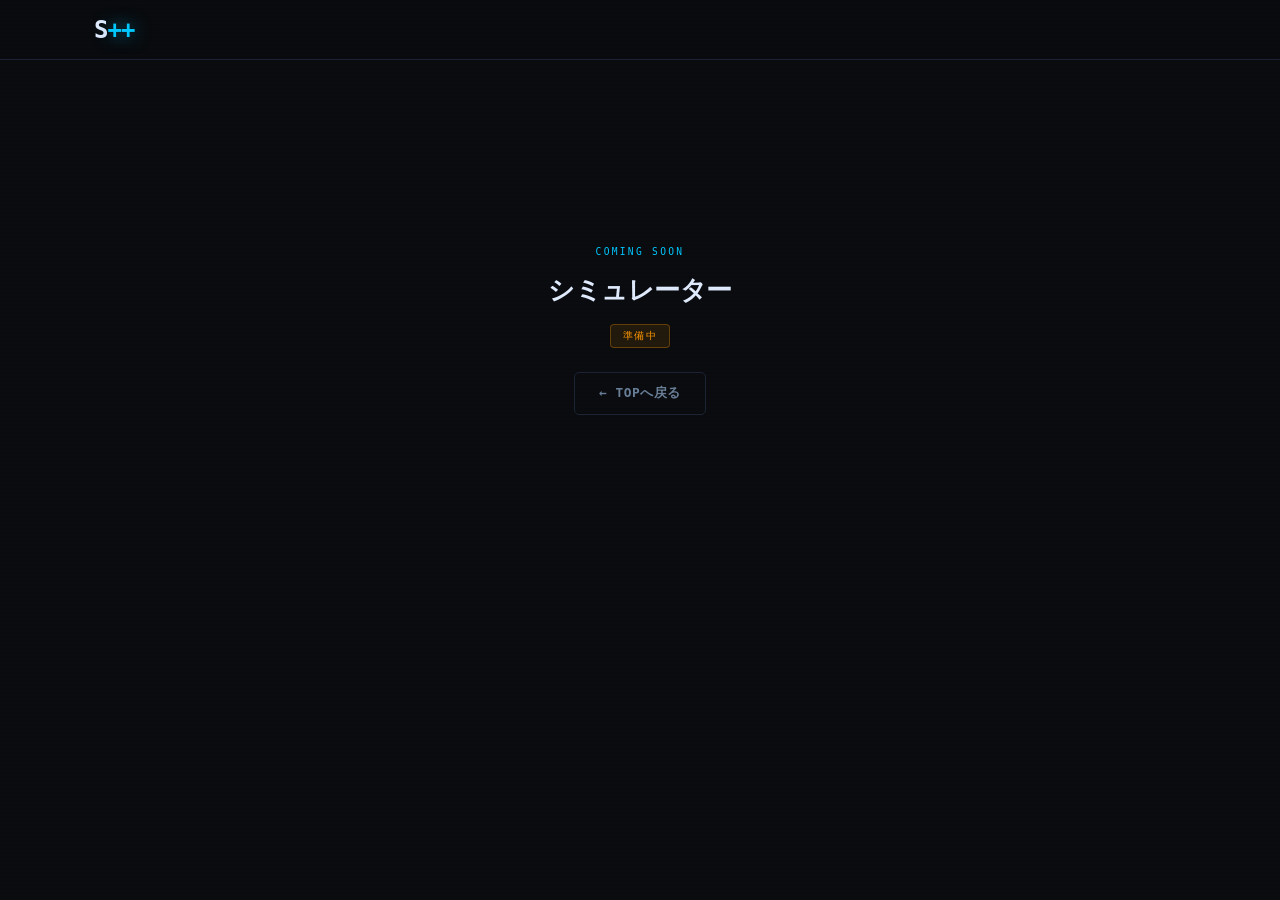
<file: simulator.html>
<!DOCTYPE html>
<html lang="ja">
<head>
  <meta charset="UTF-8">
  <meta name="viewport" content="width=device-width, initial-scale=1.0">
  <title>S++ | シミュレーター</title>
  <link rel="stylesheet" href="top.css">
  <style>
    .placeholder-wrap {
      min-height: 60vh;
      display: flex;
      flex-direction: column;
      align-items: center;
      justify-content: center;
      gap: 16px;
      color: var(--text-2);
      text-align: center;
      padding: 40px 24px;
    }
    .placeholder-label {
      font-size: .6rem;
      letter-spacing: .24em;
      color: var(--accent);
      text-transform: uppercase;
    }
    .placeholder-title {
      font-size: 1.6rem;
      font-weight: 800;
      color: var(--text-1);
      letter-spacing: -.02em;
    }
    .placeholder-badge {
      font-size: .65rem;
      letter-spacing: .14em;
      padding: 4px 12px;
      background: rgba(255,153,0,.1);
      border: 1px solid rgba(255,153,0,.3);
      color: var(--wip-col);
      border-radius: 4px;
    }
  </style>
</head>
<body>
<nav class="nav">
  <div class="nav-inner">
    <a href="index.html" class="nav-logo">S<span class="nav-logo-accent">++</span></a>
  </div>
</nav>
<div style="padding-top: var(--nav-h);">
  <div class="placeholder-wrap">
    <div class="placeholder-label">COMING SOON</div>
    <h1 class="placeholder-title">シミュレーター</h1>
    <span class="placeholder-badge">準備中</span>
    <a href="index.html" class="btn btn--ghost" style="margin-top:8px;">← TOPへ戻る</a>
  </div>
</div>
</body>
</html>
</file>
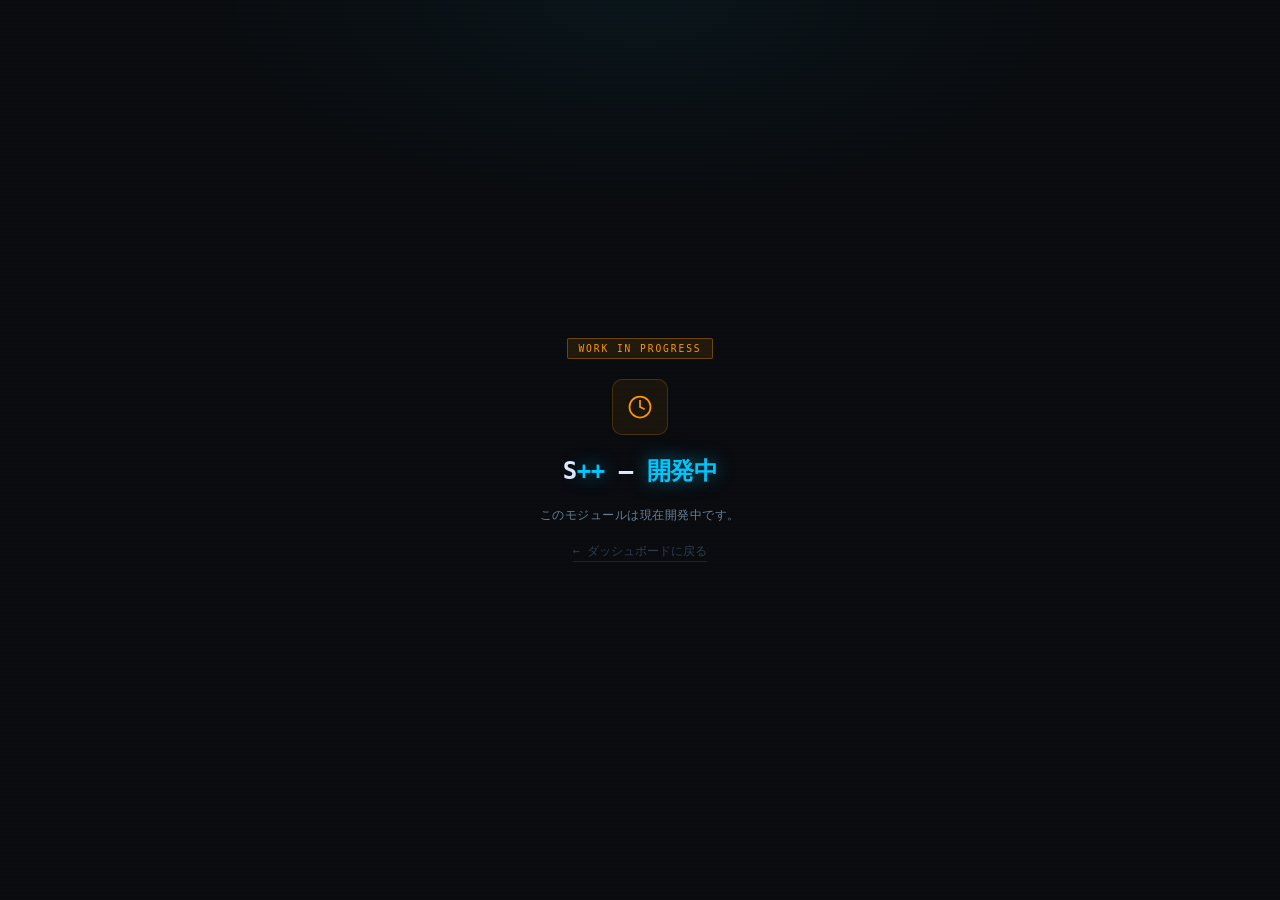
<file: wip.html>
<!DOCTYPE html>
<html lang="ja">
<head>
  <meta charset="UTF-8">
  <meta name="viewport" content="width=device-width, initial-scale=1.0">
  <title>S++ — WIP</title>
  <style>
    *, *::before, *::after { box-sizing: border-box; margin: 0; padding: 0; }
    :root {
      --bg-base: #0a0c0f;
      --border:  #1b2535;
      --accent:  #00c8ff;
      --wip:     #ff9900;
      --text-1:  #e2ecff;
      --text-2:  #6a8099;
      --text-3:  #2e3f52;
    }
    body {
      background: var(--bg-base);
      color: var(--text-1);
      font-family: 'SF Mono','Fira Code','Consolas',monospace;
      height: 100vh;
      display: flex;
      flex-direction: column;
      align-items: center;
      justify-content: center;
      gap: 20px;
      background-image: radial-gradient(ellipse 60% 40% at 50% 0%, rgba(0,200,255,.05) 0%, transparent 60%);
    }
    body::after {
      content: '';
      position: fixed; inset: 0;
      pointer-events: none;
      background: repeating-linear-gradient(0deg, transparent, transparent 2px, rgba(0,0,0,.025) 2px, rgba(0,0,0,.025) 4px);
    }
    .badge {
      font-size: .6rem;
      letter-spacing: .2em;
      padding: 4px 10px;
      border-radius: 2px;
      background: rgba(255,153,0,.1);
      border: 1px solid rgba(255,153,0,.35);
      color: var(--wip);
    }
    .icon {
      width: 56px; height: 56px;
      border-radius: 10px;
      background: rgba(255,153,0,.07);
      border: 1px solid rgba(255,153,0,.2);
      display: flex; align-items: center; justify-content: center;
      color: var(--wip);
    }
    .icon svg { width: 28px; height: 28px; }
    h1 { font-size: 1.5rem; font-weight: 700; color: var(--text-1); letter-spacing: -.02em; }
    h1 span { color: var(--accent); text-shadow: 0 0 18px rgba(0,200,255,.5); }
    p { font-size: .78rem; color: var(--text-2); letter-spacing: .04em; }
    a {
      font-size: .72rem;
      color: var(--text-3);
      text-decoration: none;
      border-bottom: 1px solid var(--border);
      padding-bottom: 2px;
      transition: color .15s, border-color .15s;
    }
    a:hover { color: var(--accent); border-color: var(--accent); }
  </style>
</head>
<body>

  <span class="badge">WORK IN PROGRESS</span>
  <div class="icon" id="mod-icon">
    <svg viewBox="0 0 24 24" fill="none" stroke="currentColor" stroke-width="1.5">
      <path d="M12 6v6l4 2M21 12a9 9 0 11-18 0 9 9 0 0118 0z"/>
    </svg>
  </div>
  <h1>S<span>++</span> — <span id="mod-name">開発中</span></h1>
  <p id="mod-desc">このモジュールは現在開発中です。</p>
  <a href="index.html">← ダッシュボードに戻る</a>

  <script>
    const MODULES = {
      'setup-eval': {
        name: 'セットアップ評価ツール',
        desc: 'A++/A/B/C 判定による客観的セットアップ評価システム。開発中。',
        icon: `<path d="M9 12l2 2 4-4M7.835 4.697a3.42 3.42 0 001.946-.806 3.42 3.42 0 014.438 0 3.42 3.42 0 001.946.806 3.42 3.42 0 013.138 3.138 3.42 3.42 0 00.806 1.946 3.42 3.42 0 010 4.438 3.42 3.42 0 00-.806 1.946 3.42 3.42 0 01-3.138 3.138 3.42 3.42 0 00-1.946.806 3.42 3.42 0 01-4.438 0 3.42 3.42 0 00-1.946-.806 3.42 3.42 0 01-3.138-3.138 3.42 3.42 0 00-.806-1.946 3.42 3.42 0 010-4.438 3.42 3.42 0 00.806-1.946 3.42 3.42 0 013.138-3.138z"/>`,
      },
      'journal': {
        name: 'トレードジャーナル',
        desc: '取引記録・振り返り・パターン分析ツール。開発中。',
        icon: `<path d="M12 6.253v13m0-13C10.832 5.477 9.246 5 7.5 5S4.168 5.477 3 6.253v13C4.168 18.477 5.754 18 7.5 18s3.332.477 4.5 1.253m0-13C13.168 5.477 14.754 5 16.5 5c1.747 0 3.332.477 4.5 1.253v13C19.832 18.477 18.247 18 16.5 18c-1.746 0-3.332.477-4.5 1.253"/>`,
      },
      'quiz': {
        name: 'クイズ',
        desc: 'ナレッジシステムの習熟度確認テスト。開発中。',
        icon: `<path d="M8.228 9c.549-1.165 2.03-2 3.772-2 2.21 0 4 1.343 4 3 0 1.4-1.278 2.575-3.006 2.907-.542.104-.994.54-.994 1.093m0 3h.01M21 12a9 9 0 11-18 0 9 9 0 0118 0z"/>`,
      },
      'score': {
        name: 'スコアシステム',
        desc: '成績・成長トラッキング・評価指標ダッシュボード。開発中。',
        icon: `<path d="M11.049 2.927c.3-.921 1.603-.921 1.902 0l1.519 4.674a1 1 0 00.95.69h4.915c.969 0 1.371 1.24.588 1.81l-3.976 2.888a1 1 0 00-.363 1.118l1.518 4.674c.3.922-.755 1.688-1.538 1.118l-3.976-2.888a1 1 0 00-1.176 0l-3.976 2.888c-.783.57-1.838-.197-1.538-1.118l1.518-4.674a1 1 0 00-.363-1.118l-3.976-2.888c-.784-.57-.38-1.81.588-1.81h4.914a1 1 0 00.951-.69l1.519-4.674z"/>`,
      },
      'casestudy': {
        name: 'ケーススタディ',
        desc: '過去チャートを使った分析演習モジュール。開発中。',
        icon: `<path d="M7 12l3-3 3 3 4-4M8 21l4-4 4 4M3 4h18M4 4h16v12a1 1 0 01-1 1H5a1 1 0 01-1-1V4z"/>`,
      },
      'order': {
        name: '発注システム',
        desc: 'ブローカー API 連携による注文管理システム。開発中。',
        icon: `<path d="M13 10V3L4 14h7v7l9-11h-7z"/>`,
      },
      'standby': {
        name: 'スタンバイ一覧',
        desc: 'エントリー候補・ウォッチリスト管理。開発中。',
        icon: `<path d="M4 6h16M4 10h16M4 14h16M4 18h16"/>`,
      },
    };

    const params = new URLSearchParams(location.search);
    const key    = params.get('module');
    const mod    = MODULES[key];

    if (mod) {
      document.getElementById('mod-name').textContent  = mod.name;
      document.getElementById('mod-desc').textContent  = mod.desc;
      document.getElementById('mod-icon').innerHTML =
        `<svg viewBox="0 0 24 24" fill="none" stroke="currentColor" stroke-width="1.5">${mod.icon}</svg>`;
      document.title = `S++ — ${mod.name}`;
    }
  </script>

</body>
</html>
</file>
<file: top.css>
*, *::before, *::after { box-sizing: border-box; margin: 0; padding: 0; }

:root {
  --bg-base:    #0a0c0f;
  --bg-panel:   #0f1318;
  --bg-card:    #111720;
  --bg-card-hv: #17212e;
  --border:     #1b2535;
  --border-act: #00c8ff;
  --accent:     #00c8ff;
  --accent2:    #00ffaa;
  --warn:       #ffd700;
  --wip-col:    #ff9900;
  --text-1:     #e2ecff;
  --text-2:     #6a8099;
  --text-3:     #2e3f52;
  --nav-h:      60px;
}

html { scroll-behavior: smooth; }

body {
  background: var(--bg-base);
  color: var(--text-1);
  font-family: 'SF Mono', 'Fira Code', 'Consolas', monospace;
  font-size: 14px;
  min-height: 100vh;
}

body::after {
  content: '';
  position: fixed;
  inset: 0;
  pointer-events: none;
  background: repeating-linear-gradient(0deg, transparent, transparent 2px, rgba(0,0,0,.02) 2px, rgba(0,0,0,.02) 4px);
  z-index: 9999;
}

a { text-decoration: none; color: inherit; }

/* ── Navigation ─────────────────────────────────────────── */
.nav {
  position: fixed;
  top: 0; left: 0; right: 0;
  height: var(--nav-h);
  background: rgba(10,12,15,.92);
  border-bottom: 1px solid var(--border);
  backdrop-filter: blur(12px);
  z-index: 100;
}

.nav-inner {
  max-width: 1140px;
  margin: 0 auto;
  padding: 0 24px;
  height: 100%;
  display: flex;
  align-items: center;
  gap: 40px;
}

.nav-logo {
  font-size: 1.5rem;
  font-weight: 800;
  letter-spacing: -1px;
  color: var(--text-1);
  flex-shrink: 0;
}
.nav-logo-accent {
  color: var(--accent);
  text-shadow: 0 0 18px rgba(0,200,255,.6);
}

.nav-links {
  display: flex;
  align-items: center;
  gap: 4px;
  list-style: none;
  flex: 1;
}

.nav-link {
  display: flex;
  align-items: center;
  gap: 4px;
  padding: 6px 12px;
  border-radius: 4px;
  font-size: .75rem;
  font-weight: 600;
  color: var(--text-2);
  letter-spacing: .04em;
  cursor: pointer;
  transition: color .15s, background .15s;
  white-space: nowrap;
}
.nav-link svg { width: 13px; height: 13px; flex-shrink: 0; }
.nav-link:hover, .nav-link--drop:hover { color: var(--text-1); background: rgba(255,255,255,.04); }

/* Dropdown */
.nav-dropdown { position: relative; }

.dropdown-menu {
  display: none;
  position: absolute;
  top: calc(100% + 8px);
  left: 0;
  min-width: 200px;
  background: var(--bg-panel);
  border: 1px solid var(--border);
  border-radius: 6px;
  padding: 6px;
  list-style: none;
  box-shadow: 0 16px 40px rgba(0,0,0,.6);
}
.nav-dropdown:hover .dropdown-menu { display: block; }

.dropdown-item {
  display: flex;
  align-items: center;
  gap: 10px;
  padding: 9px 12px;
  border-radius: 4px;
  font-size: .75rem;
  color: var(--text-2);
  transition: background .12s, color .12s;
}
.dropdown-item:hover { background: var(--bg-card-hv); color: var(--text-1); }
.dropdown-item--wip { opacity: .6; pointer-events: none; }
.dropdown-icon { font-size: .9rem; }
.dropdown-ext { margin-left: auto; font-size: .65rem; color: var(--text-3); }
.dropdown-badge {
  margin-left: auto;
  font-size: .55rem;
  padding: 2px 6px;
  background: rgba(255,153,0,.12);
  border: 1px solid rgba(255,153,0,.3);
  color: var(--wip-col);
  border-radius: 3px;
  letter-spacing: .08em;
}

/* Hamburger */
.nav-hamburger {
  display: none;
  flex-direction: column;
  gap: 5px;
  background: none;
  border: none;
  cursor: pointer;
  padding: 6px;
  margin-left: auto;
}
.nav-hamburger span {
  display: block;
  width: 20px;
  height: 2px;
  background: var(--text-2);
  border-radius: 2px;
  transition: background .15s;
}
.nav-hamburger:hover span { background: var(--text-1); }

/* Mobile menu */
.mobile-menu {
  display: none;
  flex-direction: column;
  position: fixed;
  top: var(--nav-h);
  left: 0; right: 0;
  background: var(--bg-panel);
  border-bottom: 1px solid var(--border);
  padding: 16px 24px 24px;
  z-index: 99;
}
.mobile-menu.open { display: flex; }

.mobile-link {
  padding: 10px 4px;
  font-size: .8rem;
  font-weight: 600;
  color: var(--text-2);
  border-bottom: 1px solid rgba(255,255,255,.04);
  transition: color .12s;
}
.mobile-link:hover { color: var(--text-1); }
.mobile-link--sub { font-size: .75rem; padding-left: 20px; }
.mobile-link--wip { opacity: .5; }

.mobile-group-label {
  font-size: .6rem;
  letter-spacing: .18em;
  color: var(--text-3);
  text-transform: uppercase;
  padding: 14px 4px 4px;
}

/* ── Buttons ─────────────────────────────────────────────── */
.btn {
  display: inline-flex;
  align-items: center;
  gap: 8px;
  padding: 12px 24px;
  border-radius: 5px;
  font-family: inherit;
  font-size: .8rem;
  font-weight: 700;
  letter-spacing: .04em;
  cursor: pointer;
  transition: all .15s;
  border: none;
}
.btn svg { width: 15px; height: 15px; }

.btn--primary {
  background: var(--accent);
  color: #000;
}
.btn--primary:hover {
  background: #33d6ff;
  box-shadow: 0 0 24px rgba(0,200,255,.35);
  transform: translateY(-1px);
}

.btn--ghost {
  background: transparent;
  color: var(--text-2);
  border: 1px solid var(--border);
}
.btn--ghost:hover {
  border-color: var(--accent);
  color: var(--accent);
  background: rgba(0,200,255,.05);
}

/* ── Hero ────────────────────────────────────────────────── */
.hero {
  position: relative;
  padding-top: calc(var(--nav-h) + 80px);
  padding-bottom: 100px;
  overflow: hidden;
}

.hero-bg {
  position: absolute;
  inset: 0;
  background:
    radial-gradient(ellipse 80% 60% at 50% -10%, rgba(0,200,255,.1) 0%, transparent 60%),
    radial-gradient(ellipse 40% 40% at 80% 80%, rgba(0,255,170,.04) 0%, transparent 60%);
  pointer-events: none;
}

.hero-grid-overlay {
  position: absolute;
  inset: 0;
  background-image:
    linear-gradient(rgba(0,200,255,.04) 1px, transparent 1px),
    linear-gradient(90deg, rgba(0,200,255,.04) 1px, transparent 1px);
  background-size: 60px 60px;
  mask-image: radial-gradient(ellipse 80% 80% at 50% 50%, black 30%, transparent 80%);
  pointer-events: none;
}

.hero-inner {
  position: relative;
  max-width: 1140px;
  margin: 0 auto;
  padding: 0 24px;
  display: flex;
  flex-direction: column;
  align-items: center;
  text-align: center;
  gap: 20px;
}

.hero-eyebrow {
  font-size: .65rem;
  letter-spacing: .28em;
  color: var(--accent);
  text-transform: uppercase;
}

.hero-title {
  font-size: clamp(2rem, 5vw, 3.4rem);
  font-weight: 800;
  line-height: 1.18;
  letter-spacing: -.02em;
  color: var(--text-1);
}

.hero-sub {
  font-size: 1rem;
  color: var(--text-2);
  letter-spacing: .05em;
}

.hero-actions {
  display: flex;
  gap: 12px;
  margin-top: 8px;
  flex-wrap: wrap;
  justify-content: center;
}

/* ── Section ─────────────────────────────────────────────── */
.section {
  padding: 80px 0;
}
.section--alt {
  background: rgba(255,255,255,.015);
  border-top: 1px solid var(--border);
  border-bottom: 1px solid var(--border);
}

.section-inner {
  max-width: 1140px;
  margin: 0 auto;
  padding: 0 24px;
}

.section-header {
  margin-bottom: 36px;
}

.section-label {
  font-size: .6rem;
  letter-spacing: .24em;
  color: var(--accent);
  text-transform: uppercase;
  margin-bottom: 10px;
}

.section-title {
  font-size: 1.8rem;
  font-weight: 800;
  letter-spacing: -.02em;
  color: var(--text-1);
}

.section-desc {
  margin-top: 10px;
  font-size: .82rem;
  color: var(--text-2);
  line-height: 1.7;
}

.section-more {
  margin-top: 36px;
  display: flex;
  justify-content: center;
}

/* ── Quick Access Grid ───────────────────────────────────── */
.qa-grid {
  display: grid;
  grid-template-columns: repeat(3, 1fr);
  gap: 14px;
}

.qa-card {
  display: flex;
  flex-direction: column;
  gap: 14px;
  padding: 24px 20px 20px;
  background: var(--bg-card);
  border: 1px solid var(--border);
  border-radius: 8px;
  position: relative;
  overflow: hidden;
  transition: background .15s, border-color .15s, transform .15s;
  cursor: pointer;
}
.qa-card:hover {
  background: var(--bg-card-hv);
  border-color: var(--border-act);
  transform: translateY(-3px);
}
.qa-card--wip { opacity: .6; cursor: default; }
.qa-card--wip:hover { transform: none; border-color: var(--border); }
.qa-card--primary:hover { border-color: var(--accent2); }

.qa-card-accent {
  position: absolute;
  top: 0; left: 0; right: 0;
  height: 2px;
  background: var(--accent);
  opacity: 0;
  transition: opacity .15s;
}
.qa-card:hover .qa-card-accent { opacity: 1; }
.qa-card--primary .qa-card-accent { background: var(--accent2); }
.qa-card--wip .qa-card-accent { background: var(--wip-col); }

.qa-icon {
  width: 40px; height: 40px;
  display: flex; align-items: center; justify-content: center;
  background: rgba(0,200,255,.08);
  border: 1px solid rgba(0,200,255,.18);
  border-radius: 8px;
  color: var(--accent);
}
.qa-icon svg { width: 20px; height: 20px; }
.qa-card--primary .qa-icon { background: rgba(0,255,170,.08); border-color: rgba(0,255,170,.2); color: var(--accent2); }
.qa-card--wip .qa-icon { background: rgba(255,153,0,.08); border-color: rgba(255,153,0,.18); color: var(--wip-col); }

.qa-info { display: flex; flex-direction: column; gap: 6px; flex: 1; }
.qa-title { font-size: .9rem; font-weight: 700; color: var(--text-1); }
.qa-desc  { font-size: .72rem; color: var(--text-2); line-height: 1.6; }

.qa-badge {
  align-self: flex-start;
  font-size: .55rem;
  letter-spacing: .12em;
  padding: 3px 8px;
  border-radius: 3px;
  background: rgba(0,200,255,.1);
  border: 1px solid rgba(0,200,255,.25);
  color: var(--accent);
  text-transform: uppercase;
}
.qa-badge--live { background: rgba(0,255,170,.1); border-color: rgba(0,255,170,.3); color: var(--accent2); }
.qa-badge--wip  { background: rgba(255,153,0,.1);  border-color: rgba(255,153,0,.3);  color: var(--wip-col); }

/* ── Broker Tabs ─────────────────────────────────────────── */
.broker-tabs {
  display: flex;
  gap: 4px;
  margin-bottom: 24px;
}

.broker-tab {
  padding: 8px 20px;
  background: transparent;
  border: 1px solid var(--border);
  border-radius: 4px;
  color: var(--text-2);
  font-family: inherit;
  font-size: .75rem;
  font-weight: 600;
  cursor: pointer;
  transition: all .15s;
  letter-spacing: .04em;
}
.broker-tab:hover { border-color: var(--accent); color: var(--text-1); }
.broker-tab--active {
  background: rgba(0,200,255,.1);
  border-color: var(--accent);
  color: var(--accent);
}

/* ── Broker Grid ─────────────────────────────────────────── */
.broker-grid {
  display: grid;
  grid-template-columns: repeat(3, 1fr);
  gap: 16px;
}
.broker-grid--hidden { display: none; }

.broker-card {
  background: var(--bg-card);
  border: 1px solid var(--border);
  border-radius: 8px;
  padding: 20px;
  display: flex;
  flex-direction: column;
  gap: 14px;
  transition: border-color .15s, transform .15s;
}
.broker-card:hover { border-color: rgba(0,200,255,.3); transform: translateY(-2px); }

.broker-card-header {
  display: flex;
  align-items: center;
  gap: 12px;
}

.broker-logo-placeholder {
  width: 42px; height: 42px;
  border-radius: 8px;
  background: rgba(0,200,255,.1);
  border: 1px solid rgba(0,200,255,.2);
  display: flex; align-items: center; justify-content: center;
  font-size: .65rem;
  font-weight: 800;
  color: var(--accent);
  letter-spacing: .04em;
  flex-shrink: 0;
}

.broker-meta { display: flex; flex-direction: column; gap: 3px; flex: 1; }
.broker-name { font-size: .85rem; font-weight: 700; color: var(--text-1); }
.broker-country { font-size: .68rem; color: var(--text-2); }

.broker-rating {
  font-size: .75rem;
  font-weight: 700;
  color: var(--warn);
  flex-shrink: 0;
}

.broker-tags {
  display: flex;
  flex-wrap: wrap;
  gap: 6px;
}
.broker-tag {
  font-size: .62rem;
  padding: 3px 8px;
  background: rgba(255,255,255,.04);
  border: 1px solid var(--border);
  border-radius: 3px;
  color: var(--text-2);
  letter-spacing: .03em;
}

.broker-desc { font-size: .73rem; color: var(--text-2); line-height: 1.65; flex: 1; }

.broker-btn {
  display: inline-flex;
  align-items: center;
  padding: 9px 16px;
  background: rgba(0,200,255,.08);
  border: 1px solid rgba(0,200,255,.2);
  border-radius: 4px;
  color: var(--accent);
  font-size: .72rem;
  font-weight: 600;
  letter-spacing: .04em;
  align-self: flex-start;
  transition: background .15s, border-color .15s;
}
.broker-btn:hover { background: rgba(0,200,255,.16); border-color: var(--accent); }

/* ── Prop Firm Grid ──────────────────────────────────────── */
.prop-grid {
  display: grid;
  grid-template-columns: repeat(3, 1fr);
  gap: 16px;
}

.prop-card {
  background: var(--bg-card);
  border: 1px solid var(--border);
  border-radius: 8px;
  padding: 20px;
  display: flex;
  flex-direction: column;
  gap: 14px;
  transition: border-color .15s, transform .15s;
}
.prop-card:hover { border-color: rgba(0,255,170,.3); transform: translateY(-2px); }

.prop-card-top {
  display: flex;
  align-items: center;
  justify-content: space-between;
}

.prop-logo-placeholder {
  width: 48px; height: 48px;
  border-radius: 8px;
  background: rgba(0,255,170,.08);
  border: 1px solid rgba(0,255,170,.18);
  display: flex; align-items: center; justify-content: center;
  font-size: .7rem;
  font-weight: 800;
  color: var(--accent2);
  letter-spacing: .04em;
}

.prop-status {
  font-size: .6rem;
  letter-spacing: .1em;
  padding: 3px 8px;
  background: rgba(255,255,255,.05);
  border: 1px solid var(--border);
  border-radius: 3px;
  color: var(--text-2);
}
.prop-status--active {
  background: rgba(0,255,170,.1);
  border-color: rgba(0,255,170,.3);
  color: var(--accent2);
}

.prop-info { display: flex; align-items: baseline; gap: 10px; }
.prop-name { font-size: .9rem; font-weight: 700; color: var(--text-1); }
.prop-origin { font-size: .68rem; color: var(--text-2); }

.prop-stats {
  display: grid;
  grid-template-columns: repeat(3, 1fr);
  gap: 10px;
  padding: 14px;
  background: rgba(0,0,0,.2);
  border: 1px solid var(--border);
  border-radius: 5px;
}

.prop-stat { display: flex; flex-direction: column; gap: 4px; }
.prop-stat-label { font-size: .58rem; color: var(--text-3); letter-spacing: .06em; text-transform: uppercase; }
.prop-stat-val   { font-size: .78rem; font-weight: 700; color: var(--text-1); }

.prop-tags {
  display: flex;
  flex-wrap: wrap;
  gap: 6px;
}
.prop-tag {
  font-size: .62rem;
  padding: 3px 8px;
  background: rgba(0,255,170,.05);
  border: 1px solid rgba(0,255,170,.15);
  border-radius: 3px;
  color: var(--accent2);
  letter-spacing: .03em;
}

/* ── Footer ──────────────────────────────────────────────── */
.footer {
  border-top: 1px solid var(--border);
  background: var(--bg-panel);
}

.footer-inner {
  max-width: 1140px;
  margin: 0 auto;
  padding: 48px 24px 36px;
  display: flex;
  justify-content: space-between;
  gap: 40px;
}

.footer-brand {
  display: flex;
  flex-direction: column;
  gap: 8px;
}

.footer-logo {
  font-size: 1.6rem;
  font-weight: 800;
  letter-spacing: -1px;
}
.footer-logo-accent {
  color: var(--accent);
  text-shadow: 0 0 18px rgba(0,200,255,.5);
}

.footer-tagline {
  font-size: .7rem;
  color: var(--text-2);
  letter-spacing: .04em;
  max-width: 220px;
  line-height: 1.5;
}

.footer-links {
  display: flex;
  gap: 48px;
  flex-wrap: wrap;
}

.footer-col {
  display: flex;
  flex-direction: column;
  gap: 10px;
}

.footer-col-title {
  font-size: .62rem;
  letter-spacing: .18em;
  text-transform: uppercase;
  color: var(--text-3);
  margin-bottom: 4px;
}

.footer-link {
  font-size: .75rem;
  color: var(--text-2);
  transition: color .12s;
}
.footer-link:hover { color: var(--text-1); }
.footer-link--wip { opacity: .5; }

.footer-bottom {
  max-width: 1140px;
  margin: 0 auto;
  padding: 16px 24px;
  border-top: 1px solid var(--border);
  display: flex;
  justify-content: space-between;
  align-items: center;
  font-size: .65rem;
  color: var(--text-3);
  letter-spacing: .06em;
}

.footer-affiliate {
  max-width: 1140px;
  margin: 0 auto;
  padding: 10px 24px 14px;
  font-size: .62rem;
  color: var(--text-3);
  letter-spacing: .02em;
  line-height: 1.6;
}

.footer-affiliate-link {
  color: var(--text-2);
  text-decoration: underline;
  text-underline-offset: 2px;
  transition: color .12s;
}
.footer-affiliate-link:hover { color: var(--text-1); }

/* ── Responsive ──────────────────────────────────────────── */
@media (max-width: 900px) {
  .qa-grid       { grid-template-columns: 1fr; }
  .broker-grid   { grid-template-columns: 1fr; }
  .prop-grid     { grid-template-columns: 1fr; }
  .footer-inner  { flex-direction: column; }
  .footer-links  { gap: 32px; }
}

@media (max-width: 760px) {
  .nav-links     { display: none; }
  .nav-hamburger { display: flex; }
  .hero { padding-top: calc(var(--nav-h) + 48px); padding-bottom: 64px; }
  .section { padding: 56px 0; }
}

@media (max-width: 520px) {
  .hero-title { font-size: 1.8rem; }
  .hero-actions { flex-direction: column; align-items: center; }
  .prop-stats { grid-template-columns: 1fr 1fr; }
  .footer-links { flex-direction: column; gap: 24px; }
}
</file>
